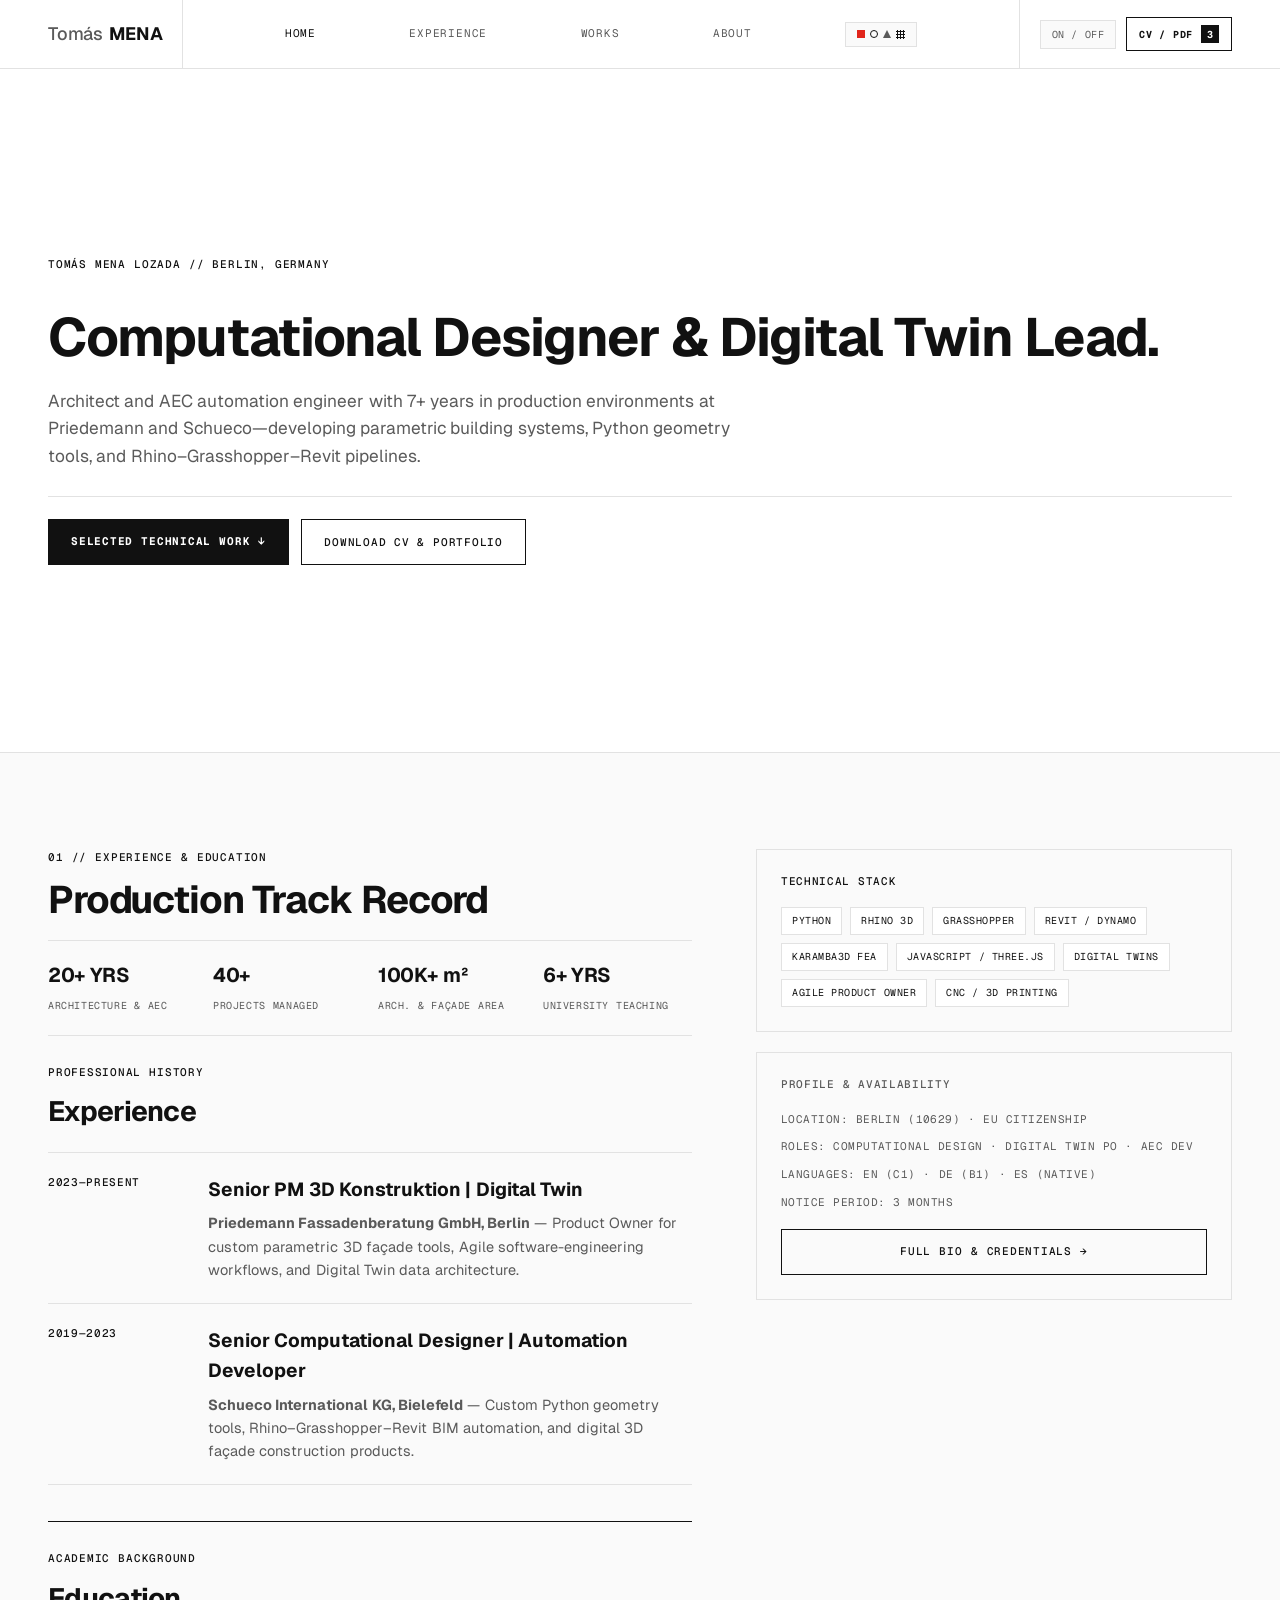
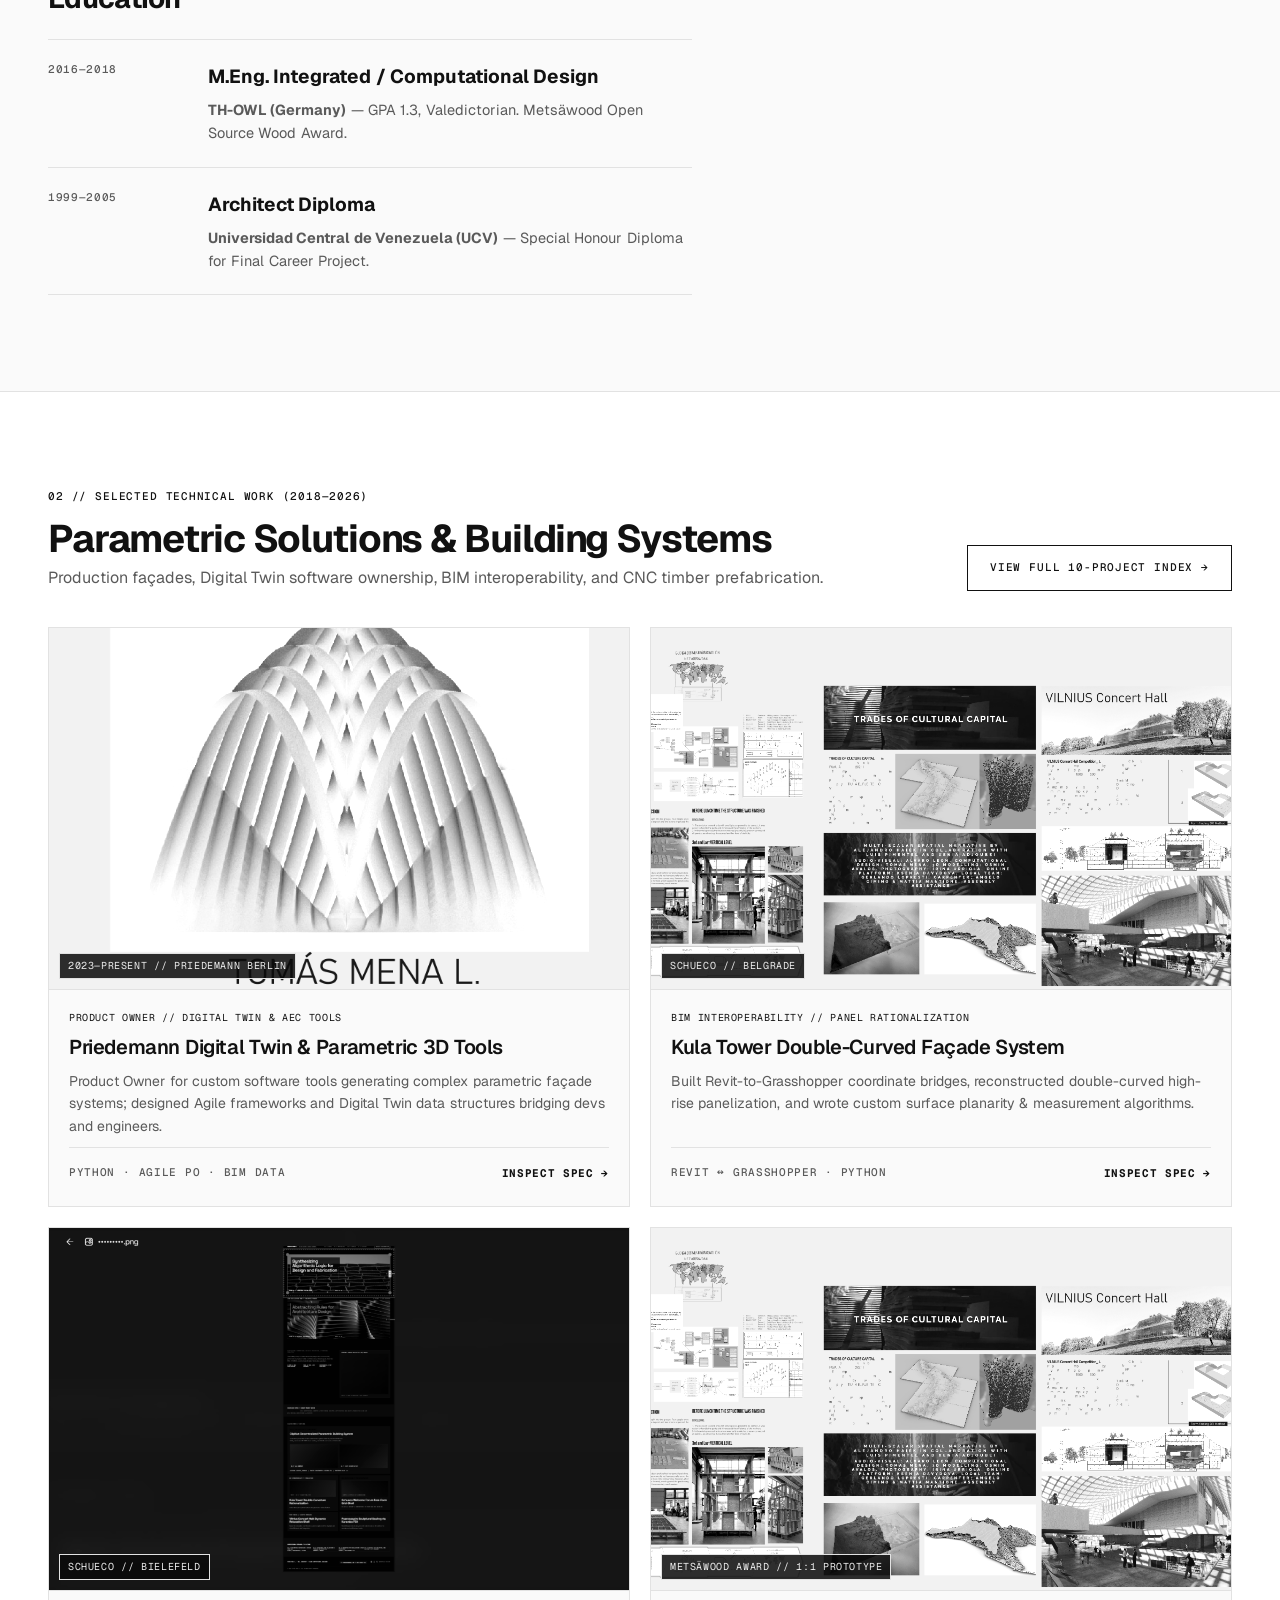
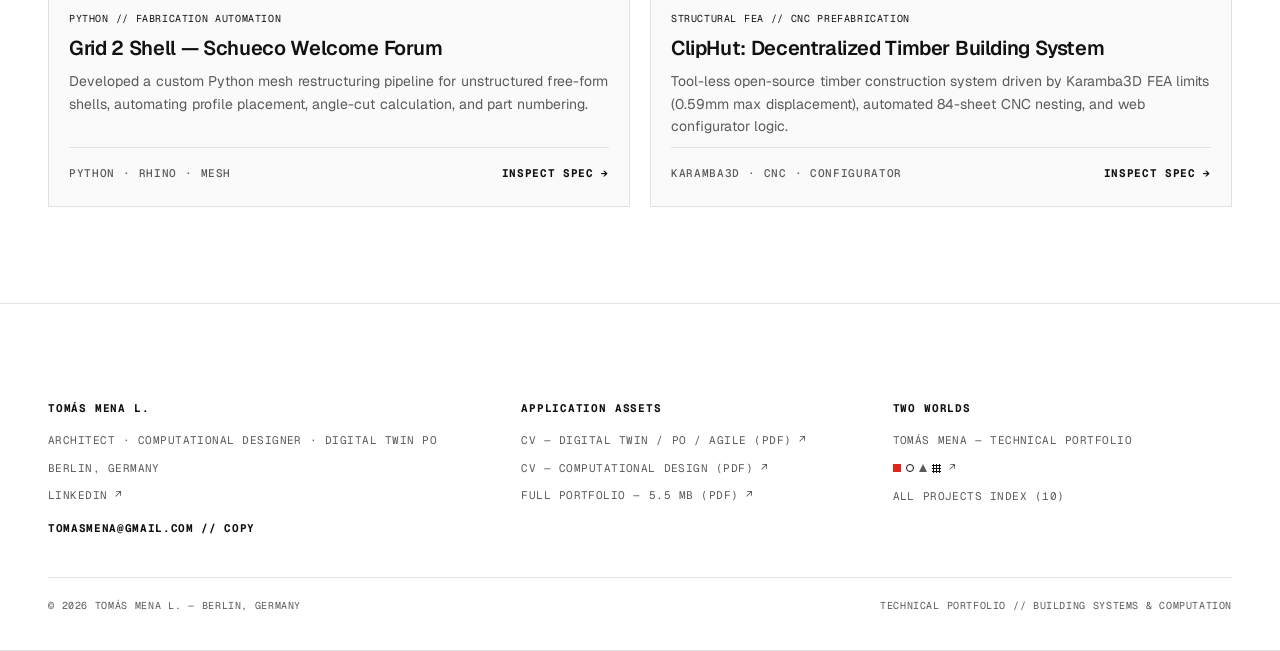
<file: index.html>
<!DOCTYPE html>
<html lang="en">
<head>
  <meta charset="UTF-8">
  <meta name="viewport" content="width=device-width, initial-scale=1.0">
  <title>Tomás Mena L. — Computational Designer &amp; Digital Twin Portfolio</title>
  <meta name="description" content="Personal technical portfolio of Tomás Mena — Architect, Computational Designer & Digital Twin Product Owner in Berlin. Parametric building systems, Rhino/Grasshopper, Python, and BIM automation.">
  <link rel="stylesheet" href="style.css">
</head>
<body>

  <!-- ====================================================================
       STICKY HEADER — Personal Technical Portfolio + Bridge to The Alt Plus
       ==================================================================== -->
  <header class="site-header">
    <div class="container header-inner">
      <div class="brand-group">
        <a href="index.html" class="wordmark" aria-label="Tomás Mena Home">
          <span class="wm-muted">Tomás</span><span class="wm-strong">MENA</span>
        </a>
      </div>

      <nav class="site-nav" id="siteNav" aria-label="Main navigation">
        <a href="index.html" class="active">HOME</a>
        <a href="#experience">EXPERIENCE</a>
        <a href="#selected-work">WORKS</a>
        <a href="about.html">ABOUT</a>
        <a href="alt-plus.html" class="nav-bridge" title="The Alt Plus — Design Research, Sound &amp; Digital Fabrication" aria-label="The Alt Plus">
          <span class="bauhaus-glyphs" aria-hidden="true">
            <i class="g-sq"></i><i class="g-ci"></i><i class="g-tr"></i><i class="g-grid"></i>
          </span>
        </a>
      </nav>

      <div class="header-actions">
        <button type="button" class="toggle-btn" id="modeToggle" title="Toggle Dark / Swiss Light Mode">ON / OFF</button>
        <button type="button" class="cv-trigger" data-open-cv aria-label="Open CV and Portfolio Downloads">
          <span>CV / PDF</span>
          <span class="cv-badge">3</span>
        </button>
        <button type="button" class="mobile-menu-btn" id="mobileMenuBtn" aria-label="Toggle navigation menu" aria-expanded="false" aria-controls="siteNav">
          <span class="burger-line"></span>
          <span class="burger-line"></span>
          <span class="burger-line"></span>
        </button>
      </div>
    </div>
  </header>

  <main>
    <!-- ====================================================================
         1. COMPACT AUTHOR HERO (Work-First, First-Person, Zero Agency Pitch)
         ==================================================================== -->
    <section class="band band--dark" id="top">
      <div class="container hero-grid">
        <div class="hero-copy">
          <p class="eyebrow">TOMÁS MENA LOZADA // BERLIN, GERMANY</p>
          <div class="hero-callout">
            <h1 class="hero-title">Computational Designer &amp; Digital Twin Lead.</h1>
          </div>
          <p class="hero-subtitle">
            Architect and AEC automation engineer with 7+ years in production environments at Priedemann and Schueco—developing parametric building systems, Python geometry tools, and Rhino–Grasshopper–Revit pipelines.
          </p>

          <div class="hero-actions">
            <a href="#selected-work" class="btn-primary">SELECTED TECHNICAL WORK ↓</a>
            <button type="button" class="btn-secondary" data-open-cv>DOWNLOAD CV &amp; PORTFOLIO</button>
          </div>
        </div>
      </div>
    </section>

    <!-- ====================================================================
         2. EXPERIENCE & CORE STACK (Production Track Record)
         ==================================================================== -->
    <section class="band band--surface" id="experience">
      <div class="container about-split">
        <div>
          <p class="eyebrow">01 // EXPERIENCE &amp; EDUCATION</p>
          <h2 class="section-title">Production Track Record</h2>

          <div class="hero-metrics" style="margin: 20px 0 28px; padding: 18px 0; border-bottom: 1px solid var(--border-hairline);">
            <div class="metric-item">
              <strong>20+ YRS</strong>
              <span>ARCHITECTURE &amp; AEC</span>
            </div>
            <div class="metric-item">
              <strong>40+</strong>
              <span>PROJECTS MANAGED</span>
            </div>
            <div class="metric-item">
              <strong>100K+ m²</strong>
              <span>ARCH. &amp; FAÇADE AREA</span>
            </div>
            <div class="metric-item">
              <strong>6+ YRS</strong>
              <span>UNIVERSITY TEACHING</span>
            </div>
          </div>

          <div style="margin-top: 28px; margin-bottom: 18px;">
            <p class="eyebrow" style="margin-bottom: 8px;">PROFESSIONAL HISTORY</p>
            <h3 style="font-family: var(--font-display); font-size: clamp(22px, 2.2vw, 28px); font-weight: 700; letter-spacing: -0.025em; margin: 0;">Experience</h3>
          </div>

          <div class="timeline-list">
            <div class="timeline-item">
              <span class="mono" style="color: var(--accent-cyan);">2023—PRESENT</span>
              <div>
                <h3>Senior PM 3D Konstruktion | Digital Twin</h3>
                <p><strong>Priedemann Fassadenberatung GmbH, Berlin</strong> — Product Owner for custom parametric 3D façade tools, Agile software-engineering workflows, and Digital Twin data architecture.</p>
              </div>
            </div>

            <div class="timeline-item">
              <span class="mono" style="color: var(--accent-orange);">2019—2023</span>
              <div>
                <h3>Senior Computational Designer | Automation Developer</h3>
                <p><strong>Schueco International KG, Bielefeld</strong> — Custom Python geometry tools, Rhino–Grasshopper–Revit BIM automation, and digital 3D façade construction products.</p>
              </div>
            </div>
          </div>

          <div style="margin-top: 36px; padding-top: 28px; border-top: 1px solid var(--border-strong);">
            <p class="eyebrow" style="margin-bottom: 8px;">ACADEMIC BACKGROUND</p>
            <h3 style="font-family: var(--font-display); font-size: clamp(22px, 2.2vw, 28px); font-weight: 700; letter-spacing: -0.025em; margin: 0 0 18px;">Education</h3>
          </div>

          <div class="timeline-list">
            <div class="timeline-item">
              <span class="mono" style="color: var(--text-muted);">2016—2018</span>
              <div>
                <h3>M.Eng. Integrated / Computational Design</h3>
                <p><strong>TH-OWL (Germany)</strong> — GPA 1.3, Valedictorian. Metsäwood Open Source Wood Award.</p>
              </div>
            </div>

            <div class="timeline-item">
              <span class="mono" style="color: var(--text-muted);">1999—2005</span>
              <div>
                <h3>Architect Diploma</h3>
                <p><strong>Universidad Central de Venezuela (UCV)</strong> — Special Honour Diploma for Final Career Project.</p>
              </div>
            </div>
          </div>
        </div>

        <aside style="display: flex; flex-direction: column; gap: 20px;">
          <div class="spec-box">
            <span class="mono" style="color: var(--accent-cyan);">TECHNICAL STACK</span>
            <div class="tag-cloud">
              <span class="tag-chip">Python</span>
              <span class="tag-chip">Rhino 3D</span>
              <span class="tag-chip">Grasshopper</span>
              <span class="tag-chip">Revit / Dynamo</span>
              <span class="tag-chip">Karamba3D FEA</span>
              <span class="tag-chip">JavaScript / Three.js</span>
              <span class="tag-chip">Digital Twins</span>
              <span class="tag-chip">Agile Product Owner</span>
              <span class="tag-chip">CNC / 3D Printing</span>
            </div>
          </div>

          <div class="spec-box">
            <span class="mono" style="color: var(--text-muted);">PROFILE &amp; AVAILABILITY</span>
            <ul class="footer-links">
              <li>LOCATION: BERLIN (10629) · EU CITIZENSHIP</li>
              <li>ROLES: COMPUTATIONAL DESIGN · DIGITAL TWIN PO · AEC DEV</li>
              <li>LANGUAGES: EN (C1) · DE (B1) · ES (NATIVE)</li>
              <li>NOTICE PERIOD: 3 MONTHS</li>
            </ul>
            <a href="about.html" class="btn-secondary" style="justify-content: center;">FULL BIO &amp; CREDENTIALS →</a>
          </div>
        </aside>
      </div>
    </section>

    <!-- ====================================================================
         3. SELECTED TECHNICAL & BUILDING SYSTEMS
         ==================================================================== -->
    <section class="band band--dark" id="selected-work">
      <div class="container">
        <div style="display: flex; flex-wrap: wrap; justify-content: space-between; align-items: flex-end; gap: 18px; margin-bottom: 36px;">
          <div>
            <p class="eyebrow">02 // SELECTED TECHNICAL WORK (2018—2026)</p>
            <h2 class="section-title" style="margin-bottom: 6px;">Parametric Solutions &amp; Building Systems</h2>
            <p class="section-lead">Production façades, Digital Twin software ownership, BIM interoperability, and CNC timber prefabrication.</p>
          </div>
          <a href="projects.html" class="btn-secondary">VIEW FULL 10-PROJECT INDEX →</a>
        </div>

        <div class="tech-grid">
          <!-- Technical Project 1 -->
          <article class="project-card">
            <div class="project-media">
              <img src="assets/project-thumb-1.jpg" alt="Priedemann Digital Twin and Custom AEC Tools">
              <span class="project-tag-overlay">2023—PRESENT // PRIEDEMANN BERLIN</span>
            </div>
            <div class="project-body">
              <span class="project-meta">PRODUCT OWNER // DIGITAL TWIN &amp; AEC TOOLS</span>
              <h3 class="project-title">Priedemann Digital Twin &amp; Parametric 3D Tools</h3>
              <p class="project-desc">Product Owner for custom software tools generating complex parametric façade systems; designed Agile frameworks and Digital Twin data structures bridging devs and engineers.</p>
              <div class="project-footer">
                <span class="mono" style="color: var(--text-muted);">PYTHON · AGILE PO · BIM DATA</span>
                <button type="button" class="inspect-btn" data-inspect="priedemann">INSPECT SPEC →</button>
              </div>
            </div>
          </article>

          <!-- Technical Project 2 -->
          <article class="project-card">
            <div class="project-media">
              <img src="assets/project-thumb-2.jpg" alt="Kula Tower Belgrade Double-Curvature Panelization">
              <span class="project-tag-overlay">SCHUECO // BELGRADE</span>
            </div>
            <div class="project-body">
              <span class="project-meta">BIM INTEROPERABILITY // PANEL RATIONALIZATION</span>
              <h3 class="project-title">Kula Tower Double-Curved Façade System</h3>
              <p class="project-desc">Built Revit-to-Grasshopper coordinate bridges, reconstructed double-curved high-rise panelization, and wrote custom surface planarity &amp; measurement algorithms.</p>
              <div class="project-footer">
                <span class="mono" style="color: var(--text-muted);">REVIT ↔ GRASSHOPPER · PYTHON</span>
                <button type="button" class="inspect-btn" data-inspect="kula">INSPECT SPEC →</button>
              </div>
            </div>
          </article>

          <!-- Technical Project 3 -->
          <article class="project-card">
            <div class="project-media">
              <img src="assets/hero/hero.png" alt="Grid 2 Shell System Schueco Welcome Forum">
              <span class="project-tag-overlay">SCHUECO // BIELEFELD</span>
            </div>
            <div class="project-body">
              <span class="project-meta">PYTHON // FABRICATION AUTOMATION</span>
              <h3 class="project-title">Grid 2 Shell — Schueco Welcome Forum</h3>
              <p class="project-desc">Developed a custom Python mesh restructuring pipeline for unstructured free-form shells, automating profile placement, angle-cut calculation, and part numbering.</p>
              <div class="project-footer">
                <span class="mono" style="color: var(--text-muted);">PYTHON · RHINO · MESH</span>
                <button type="button" class="inspect-btn" data-inspect="grid2">INSPECT SPEC →</button>
              </div>
            </div>
          </article>

          <!-- Technical Project 4 -->
          <article class="project-card">
            <div class="project-media">
              <img src="assets/project-thumb-3.jpg" alt="ClipHut Open-Source Timber Building System">
              <span class="project-tag-overlay">METSÄWOOD AWARD // 1:1 PROTOTYPE</span>
            </div>
            <div class="project-body">
              <span class="project-meta">STRUCTURAL FEA // CNC PREFABRICATION</span>
              <h3 class="project-title">ClipHut: Decentralized Timber Building System</h3>
              <p class="project-desc">Tool-less open-source timber construction system driven by Karamba3D FEA limits (0.59mm max displacement), automated 84-sheet CNC nesting, and web configurator logic.</p>
              <div class="project-footer">
                <span class="mono" style="color: var(--text-muted);">KARAMBA3D · CNC · CONFIGURATOR</span>
                <button type="button" class="inspect-btn" data-inspect="cliphut">INSPECT SPEC →</button>
              </div>
            </div>
          </article>
        </div>
      </div>
    </section>

  </main>

  <!-- ====================================================================
       PERSONAL PORTFOLIO FOOTER
       ==================================================================== -->
  <footer class="band band--dark" id="contact" style="padding-bottom: 36px;">
    <div class="container">
      <div class="footer-grid">
        <div class="footer-col">
          <h4>TOMÁS MENA L.</h4>
          <ul class="footer-links">
            <li>ARCHITECT · COMPUTATIONAL DESIGNER · DIGITAL TWIN PO</li>
            <li>BERLIN, GERMANY</li>
            <li><a href="https://www.linkedin.com/in/tomas-jos%C3%A9-mena-lozada-55197924/" target="_blank" rel="noopener">LINKEDIN ↗</a></li>
            <li><button type="button" class="inspect-btn" data-copy-email style="font-size: 11px;">TOMASMENA@GMAIL.COM // COPY</button></li>
          </ul>
        </div>

        <div class="footer-col">
          <h4>APPLICATION ASSETS</h4>
          <ul class="footer-links">
            <li><a href="assets/docs/Tomas_Mena_CV_DigitalTwin_PO.pdf" target="_blank">CV — DIGITAL TWIN / PO / AGILE (PDF) ↗</a></li>
            <li><a href="assets/docs/Tomas_Mena_CV_Computational.pdf" target="_blank">CV — COMPUTATIONAL DESIGN (PDF) ↗</a></li>
            <li><a href="assets/docs/Tomas_Mena_Portfolio.pdf" target="_blank">FULL PORTFOLIO — 5.5 MB (PDF) ↗</a></li>
          </ul>
        </div>

        <div class="footer-col">
          <h4>TWO WORLDS</h4>
          <ul class="footer-links">
            <li><a href="index.html">TOMÁS MENA — TECHNICAL PORTFOLIO</a></li>
            <li>
              <a href="alt-plus.html" title="The Alt Plus — Design Research, Sound &amp; Digital Fabrication" aria-label="The Alt Plus" style="display: inline-flex; align-items: center; gap: 8px;">
                <span class="bauhaus-glyphs" aria-hidden="true">
                  <i class="g-sq"></i><i class="g-ci"></i><i class="g-tr"></i><i class="g-grid"></i>
                </span>
                <span>↗</span>
              </a>
            </li>
            <li><a href="projects.html">ALL PROJECTS INDEX (10)</a></li>
          </ul>
        </div>
      </div>

      <div class="footer-bottom">
        <span>© 2026 TOMÁS MENA L. — BERLIN, GERMANY</span>
        <span>TECHNICAL PORTFOLIO // BUILDING SYSTEMS &amp; COMPUTATION</span>
      </div>
    </div>
  </footer>

  <!-- CV & Portfolio Asset Drawer -->
  <div class="drawer-backdrop" id="drawerBackdrop"></div>
  <aside class="cv-drawer" id="cvDrawer" aria-label="CV and Portfolio Downloads">
    <div class="drawer-head">
      <div>
        <span class="mono" style="color: var(--accent-cyan);">DIRECT ASSETS // 03 FILES</span>
        <h3 style="margin: 4px 0 0; font-family: var(--font-display);">Download Package</h3>
      </div>
      <button type="button" class="toggle-btn" id="closeCvDrawer">CLOSE [ESC]</button>
    </div>

    <a class="asset-card" href="assets/docs/Tomas_Mena_CV_DigitalTwin_PO.pdf" target="_blank">
      <span class="mono" style="color: var(--accent-orange);">01 // TECHNICAL &amp; PRODUCT OWNER</span>
      <strong>CV — Digital Twin, PO &amp; AEC Dev</strong>
      <span>Updated Nov 2026 · Digital Twin Lead, Product Owner, and Software Automation.</span>
    </a>

    <a class="asset-card" href="assets/docs/Tomas_Mena_CV_Computational.pdf" target="_blank">
      <span class="mono" style="color: var(--accent-cyan);">02 // COMPUTATIONAL &amp; PARAMETRIC</span>
      <strong>CV — Computational Design &amp; BIM</strong>
      <span>Updated Jun 2026 · Computational Design, Geometry Specialist, and Research.</span>
    </a>

    <a class="asset-card" href="assets/docs/Tomas_Mena_Portfolio.pdf" target="_blank">
      <span class="mono" style="color: var(--text-muted);">03 // SELECTED WORKS PDF (5.5 MB)</span>
      <strong>Full Computational Portfolio</strong>
      <span>10-page visual dossier covering façades, FEA, automation, fabrication, and exhibitions.</span>
    </a>

    <div style="margin-top: auto; padding-top: 16px; border-top: 1px solid var(--border-hairline);">
      <button type="button" class="btn-primary" style="width: 100%; justify-content: center;" data-copy-email>COPY TOMASMENA@GMAIL.COM</button>
    </div>
  </aside>

  <!-- Project Spec Modal -->
  <div class="modal-backdrop" id="modalBackdrop"></div>
  <div class="spec-modal" id="specModal" role="dialog" aria-modal="true" aria-labelledby="specModalTitle">
    <div class="modal-header">
      <span class="mono" data-spec-eyebrow style="color: var(--accent-cyan);">SYSTEM SPEC</span>
      <button type="button" class="toggle-btn" id="closeSpecModal">CLOSE [ESC]</button>
    </div>
    <div class="modal-body">
      <div>
        <h2 id="specModalTitle" data-spec-title style="font-family: var(--font-display); font-size: clamp(24px, 3vw, 34px); margin: 0 0 8px; letter-spacing: -0.025em;"></h2>
        <p class="mono" data-spec-meta style="color: var(--text-muted); margin: 0;"></p>
      </div>
      <p data-spec-thesis style="margin: 0; font-size: 16.5px; color: var(--text-primary); border-left: 2px solid var(--accent-orange); padding-left: 16px;"></p>
      <div class="spec-grid">
        <div class="spec-step"><h4>01 // PROBLEM</h4><p data-spec-problem></p></div>
        <div class="spec-step"><h4>02 // COMPUTATIONAL SYSTEM</h4><p data-spec-system></p></div>
        <div class="spec-step"><h4>03 // MEASURABLE OUTPUT</h4><p data-spec-output></p></div>
      </div>
      <div>
        <span class="mono" style="display: block; margin-bottom: 10px; color: var(--text-muted);">TECHNICAL STACK</span>
        <div class="tag-cloud" data-spec-stack></div>
      </div>
      <div style="display: flex; flex-wrap: wrap; gap: 12px; padding-top: 8px;">
        <a href="assets/docs/Tomas_Mena_Portfolio.pdf" target="_blank" class="btn-primary">OPEN FULL PORTFOLIO PDF ↗</a>
        <a href="mailto:tomasmena@gmail.com?subject=Technical%20Portfolio%20Inquiry" class="btn-secondary">DISCUSS THIS SYSTEM</a>
      </div>
    </div>
  </div>

  <button type="button" class="back-to-top" id="backToTop" aria-label="Back to top">↑</button>
  <script src="script.js"></script>
</body>
</html>
</file>
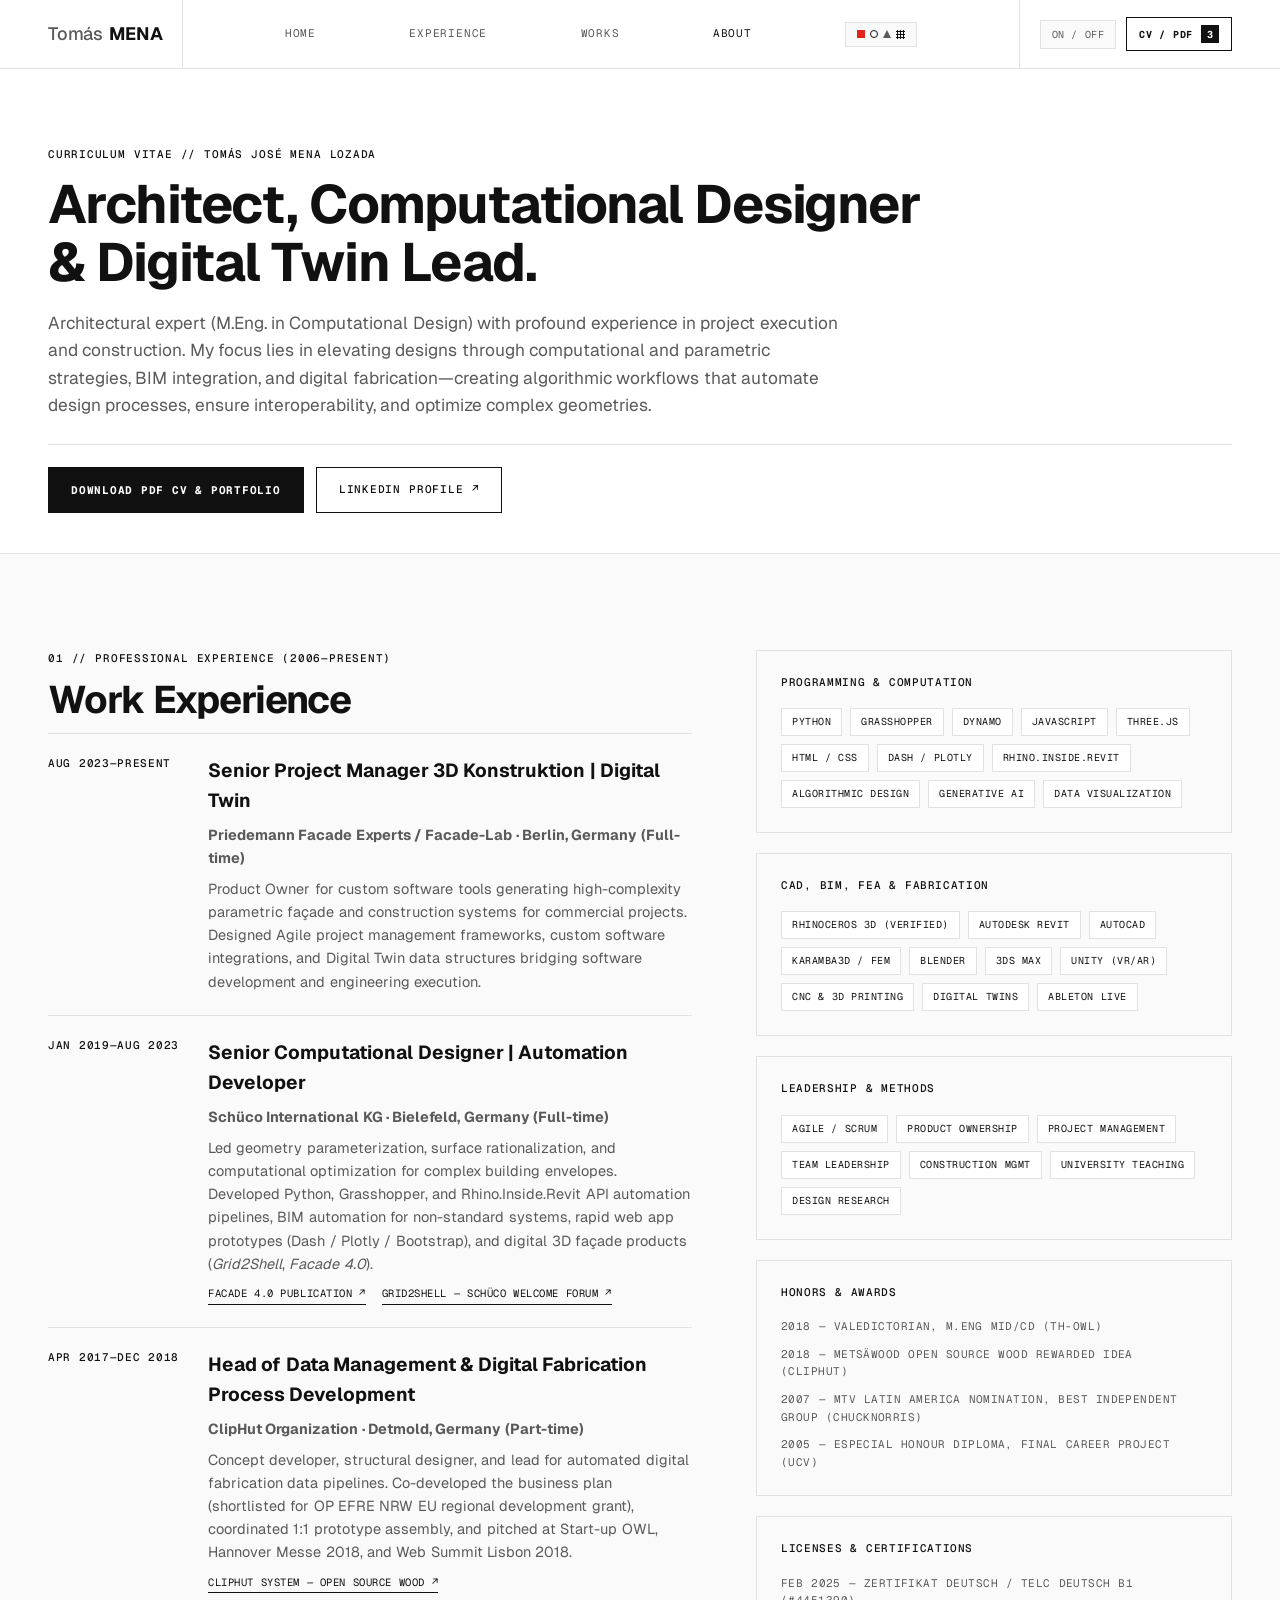
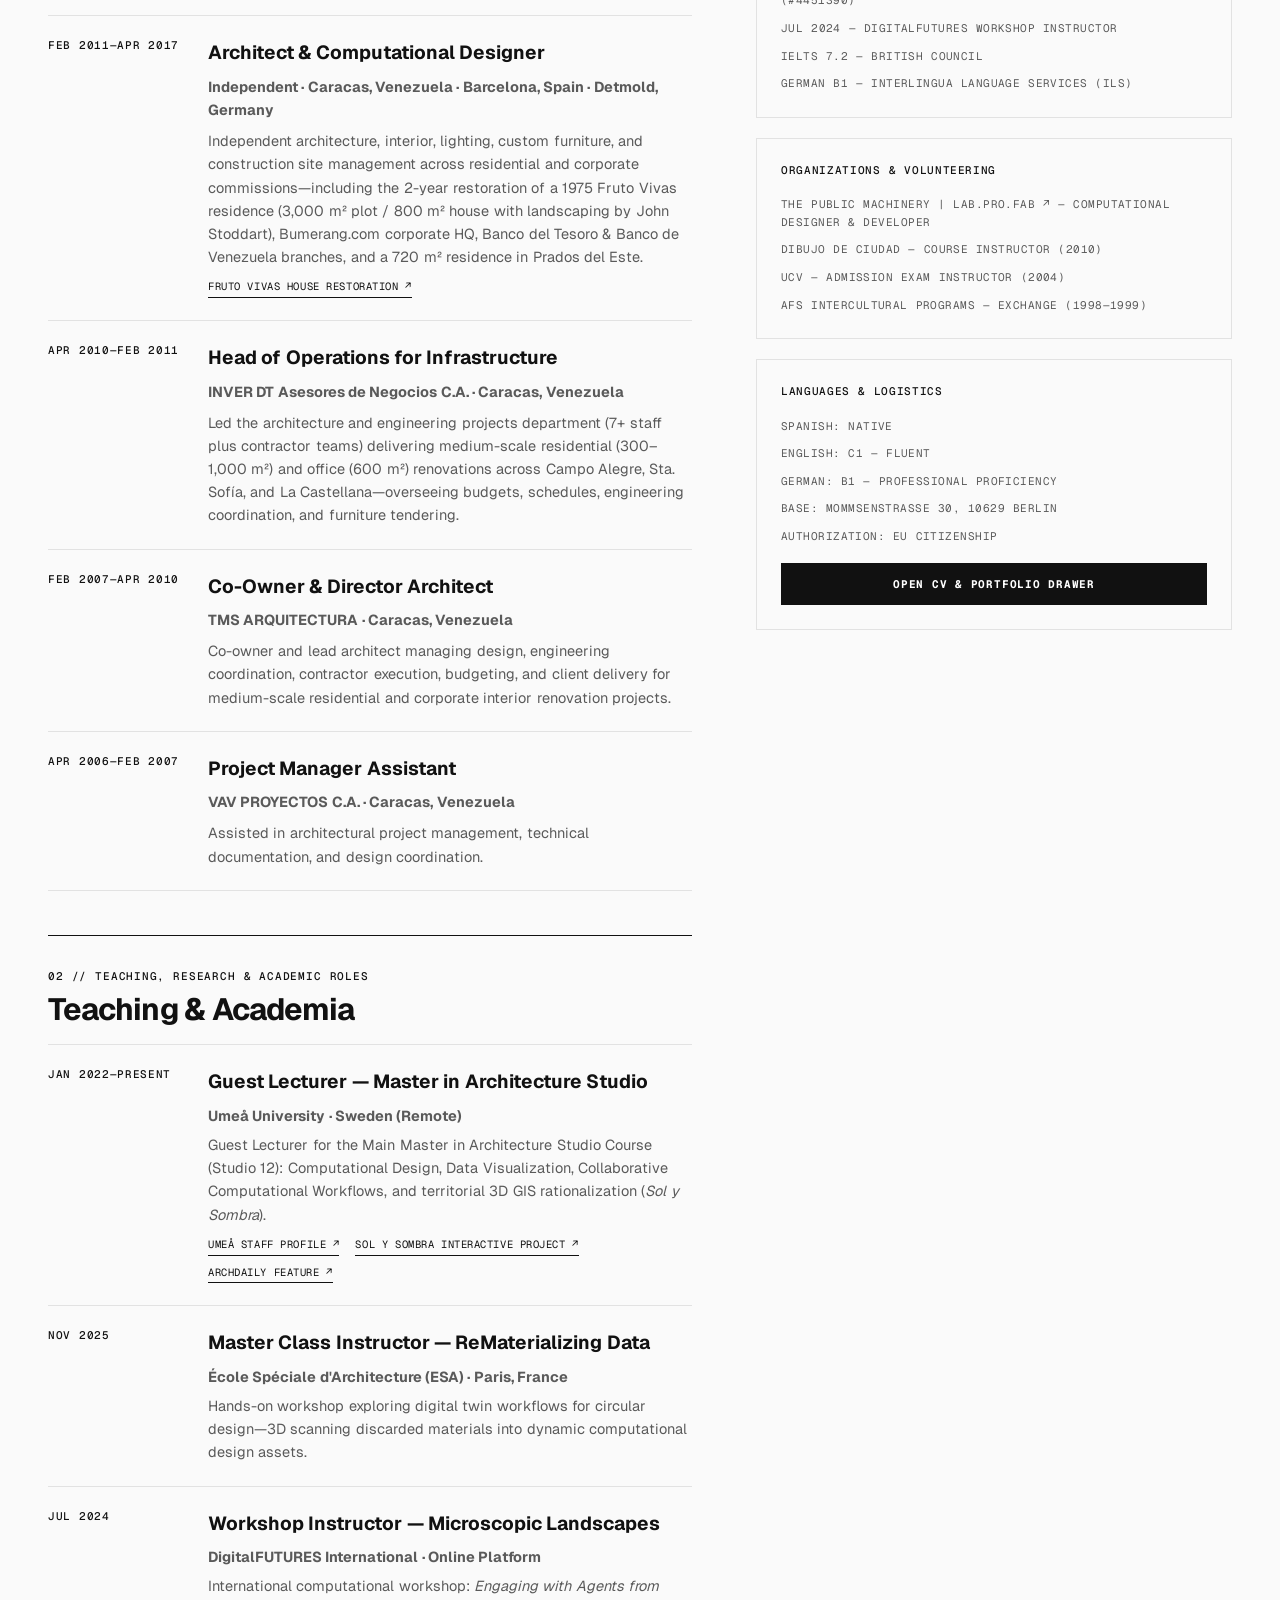
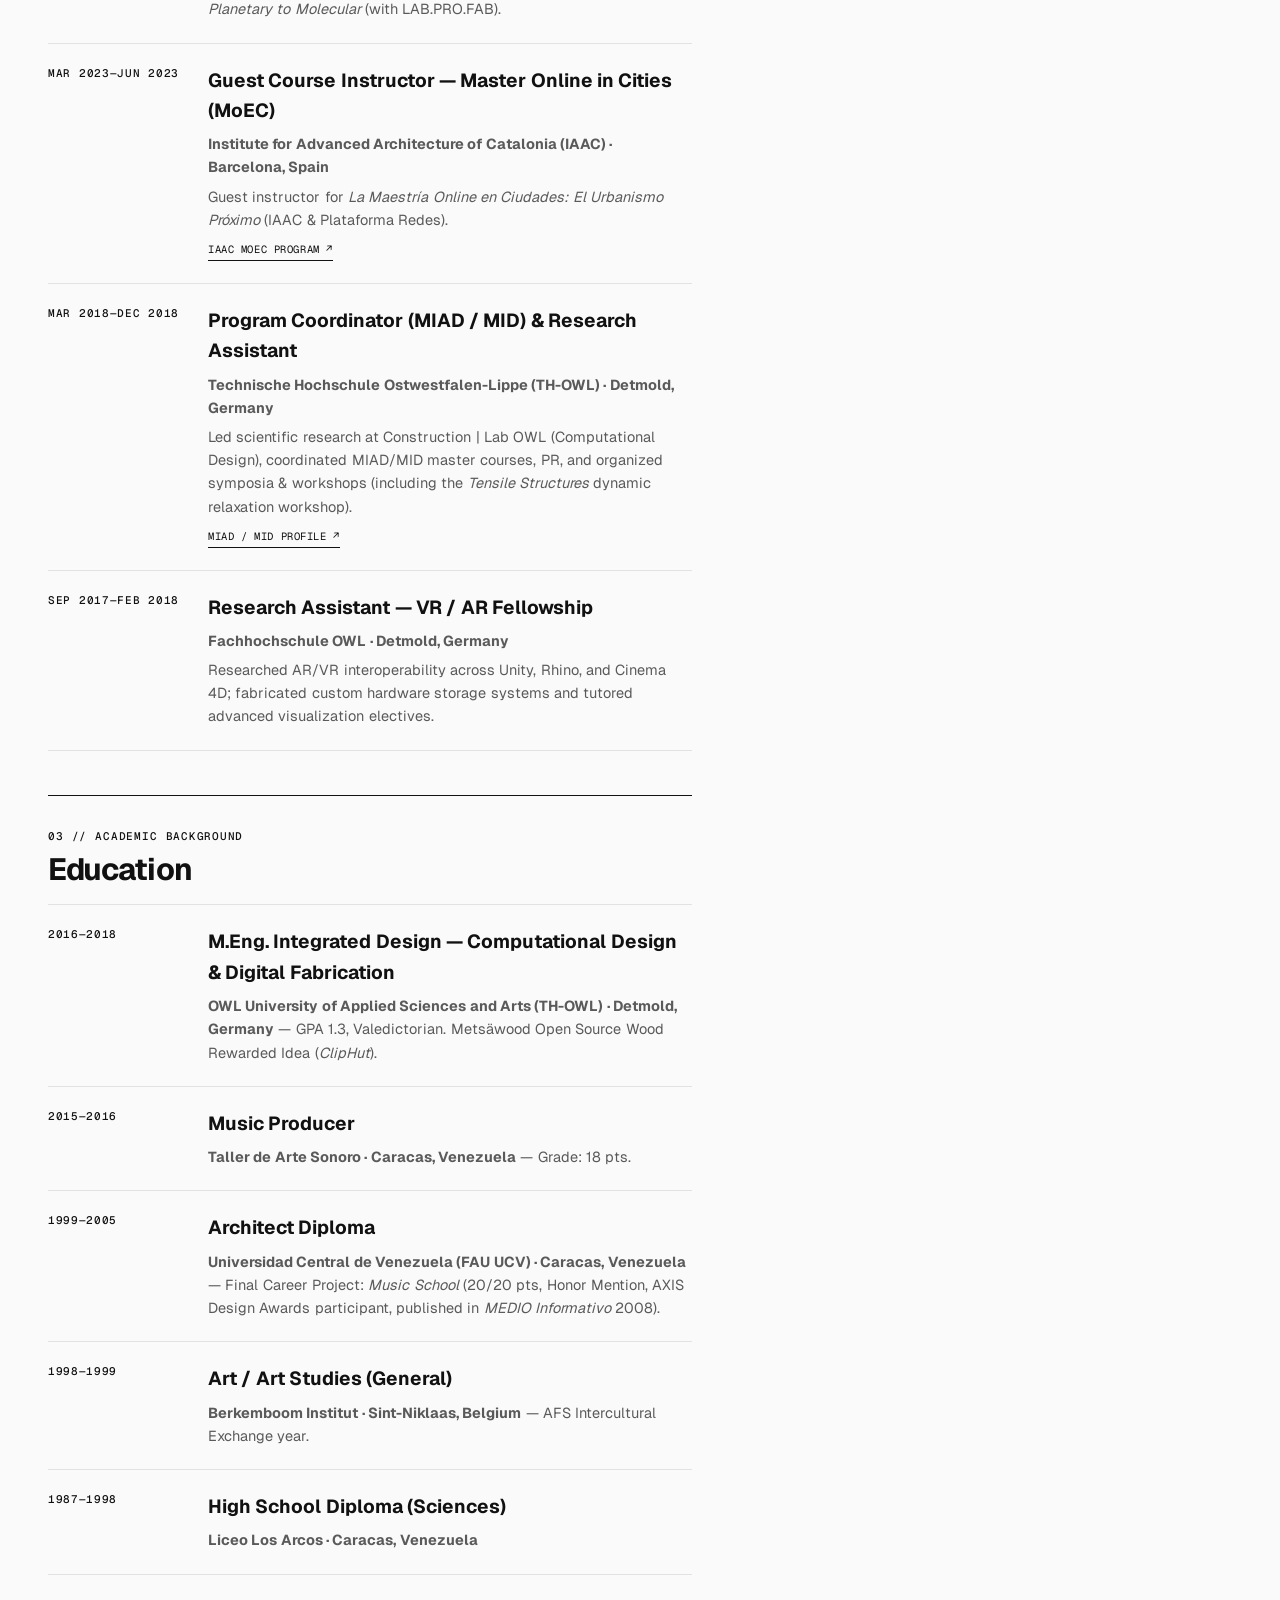
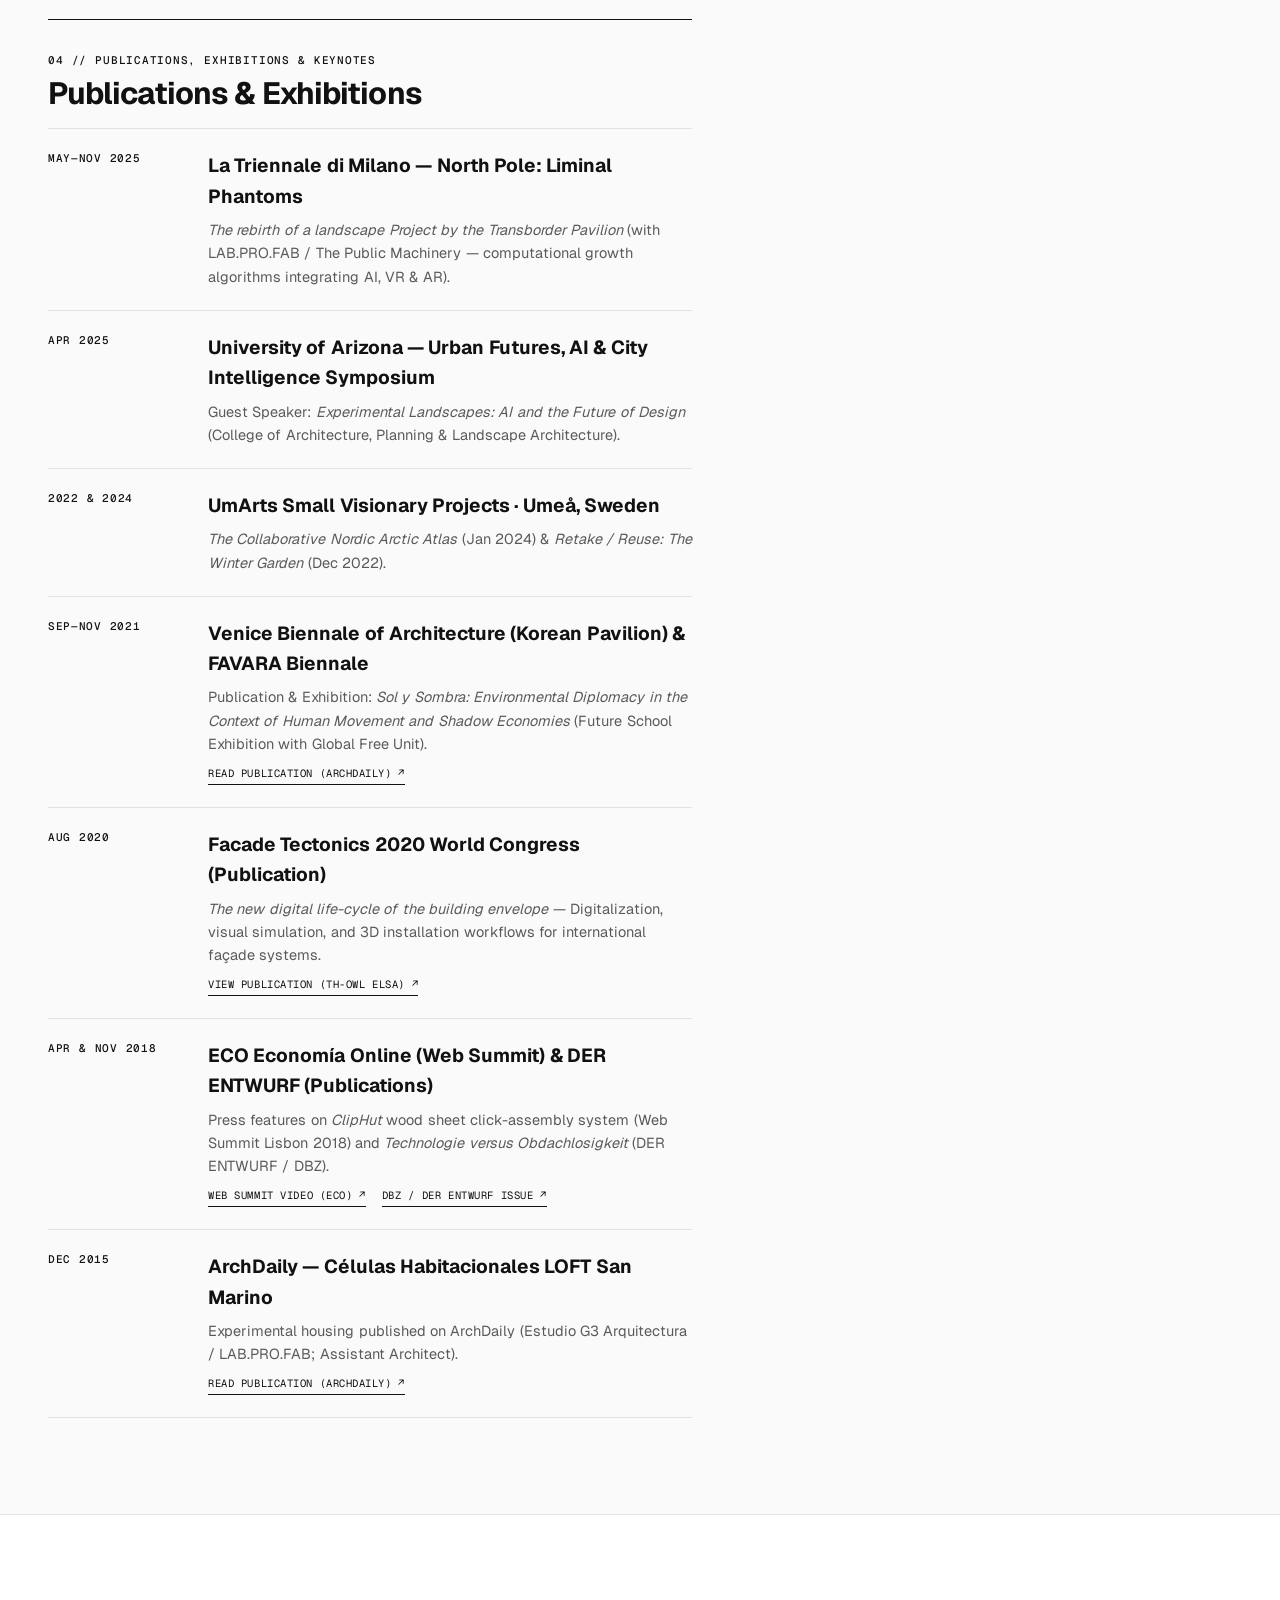
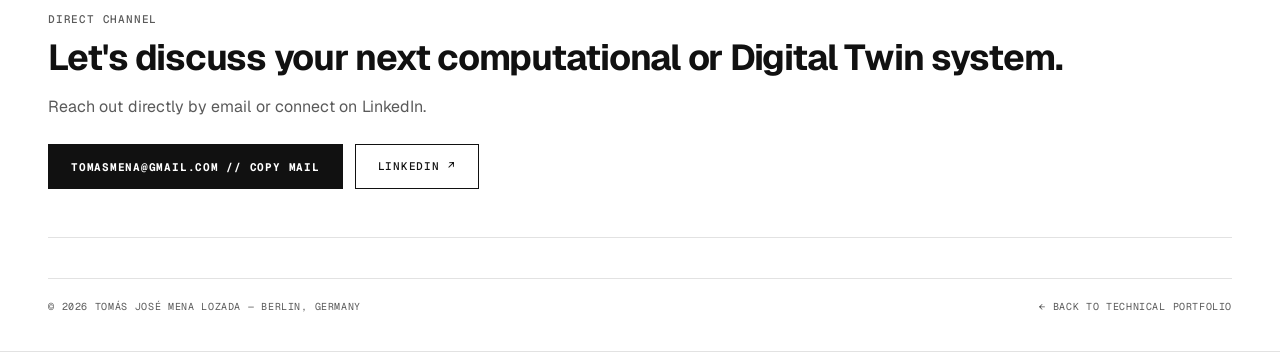
<file: about.html>
<!DOCTYPE html>
<html lang="en">
<head>
  <meta charset="UTF-8">
  <meta name="viewport" content="width=device-width, initial-scale=1.0">
  <title>About &amp; Full CV — Tomás José Mena Lozada</title>
  <meta name="description" content="Complete CV of Tomás José Mena Lozada — Architect, Computational Designer, Digital Twin Product Owner, and Guest Lecturer based in Berlin.">
  <link rel="stylesheet" href="style.css">
</head>
<body>

  <header class="site-header">
    <div class="container header-inner">
      <div class="brand-group">
        <a href="index.html" class="wordmark">
          <span class="wm-muted">Tomás</span><span class="wm-strong">MENA</span>
        </a>
      </div>

      <nav class="site-nav" id="siteNav" aria-label="Main navigation">
        <a href="index.html">HOME</a>
        <a href="index.html#experience">EXPERIENCE</a>
        <a href="index.html#selected-work">WORKS</a>
        <a href="about.html" class="active">ABOUT</a>
        <a href="alt-plus.html" class="nav-bridge" title="The Alt Plus — Design Research, Sound &amp; Digital Fabrication" aria-label="The Alt Plus">
          <span class="bauhaus-glyphs" aria-hidden="true">
            <i class="g-sq"></i><i class="g-ci"></i><i class="g-tr"></i><i class="g-grid"></i>
          </span>
        </a>
      </nav>

      <div class="header-actions">
        <button type="button" class="toggle-btn" id="modeToggle">ON / OFF</button>
        <button type="button" class="cv-trigger" data-open-cv>
          <span>CV / PDF</span>
          <span class="cv-badge">3</span>
        </button>
        <button type="button" class="mobile-menu-btn" id="mobileMenuBtn" aria-label="Toggle navigation menu" aria-expanded="false" aria-controls="siteNav">
          <span class="burger-line"></span>
          <span class="burger-line"></span>
          <span class="burger-line"></span>
        </button>
      </div>
    </div>
  </header>

  <main>
    <!-- CV Header & Summary -->
    <section class="page-hero band--dark">
      <div class="container">
        <p class="eyebrow">CURRICULUM VITAE // TOMÁS JOSÉ MENA LOZADA</p>
        <h1 class="hero-title" style="max-width: 24ch;">
          Architect, Computational Designer &amp; Digital Twin Lead.
        </h1>
        <p class="hero-subtitle" style="margin-top: 18px; max-width: 72ch;">
          Architectural expert (M.Eng. in Computational Design) with profound experience in project execution and construction. My focus lies in elevating designs through computational and parametric strategies, BIM integration, and digital fabrication—creating algorithmic workflows that automate design processes, ensure interoperability, and optimize complex geometries.
        </p>
        <div class="hero-actions" style="margin-top: 24px;">
          <button type="button" class="btn-primary" data-open-cv>DOWNLOAD PDF CV &amp; PORTFOLIO</button>
          <a href="https://www.linkedin.com/in/tomas-jos%C3%A9-mena-lozada-55197924/" target="_blank" rel="noopener" class="btn-secondary">LINKEDIN PROFILE ↗</a>
        </div>
      </div>
    </section>

    <!-- Full CV Body -->
    <section class="band band--surface">
      <div class="container about-split">
        <!-- LEFT MAIN COLUMN: Experience, Teaching, Education, Publications & Exhibitions -->
        <div>
          <!-- 01 // PROFESSIONAL EXPERIENCE -->
          <p class="eyebrow">01 // PROFESSIONAL EXPERIENCE (2006—PRESENT)</p>
          <h2 class="section-title">Work Experience</h2>

          <div class="timeline-list">
            <div class="timeline-item">
              <span class="mono">AUG 2023—PRESENT</span>
              <div>
                <h3>Senior Project Manager 3D Konstruktion | Digital Twin</h3>
                <p><strong>Priedemann Facade Experts / Facade-Lab · Berlin, Germany (Full-time)</strong></p>
                <p style="margin-top: 8px;">Product Owner for custom software tools generating high-complexity parametric façade and construction systems for commercial projects. Designed Agile project management frameworks, custom software integrations, and Digital Twin data structures bridging software development and engineering execution.</p>
              </div>
            </div>

            <div class="timeline-item">
              <span class="mono">JAN 2019—AUG 2023</span>
              <div>
                <h3>Senior Computational Designer | Automation Developer</h3>
                <p><strong>Schüco International KG · Bielefeld, Germany (Full-time)</strong></p>
                <p style="margin-top: 8px;">Led geometry parameterization, surface rationalization, and computational optimization for complex building envelopes. Developed Python, Grasshopper, and Rhino.Inside.Revit API automation pipelines, BIM automation for non-standard systems, rapid web app prototypes (Dash / Plotly / Bootstrap), and digital 3D façade products (<em>Grid2Shell</em>, <em>Facade 4.0</em>).</p>
                <div class="cv-links">
                  <a href="https://www.th-owl.de/elsa/record/5848" target="_blank" rel="noopener">Facade 4.0 Publication ↗</a>
                  <a href="https://www.linkedin.com/feed/update/urn:li:activity:6945658756332453888/" target="_blank" rel="noopener">Grid2Shell — Schüco Welcome Forum ↗</a>
                </div>
              </div>
            </div>

            <div class="timeline-item">
              <span class="mono">APR 2017—DEC 2018</span>
              <div>
                <h3>Head of Data Management &amp; Digital Fabrication Process Development</h3>
                <p><strong>ClipHut Organization · Detmold, Germany (Part-time)</strong></p>
                <p style="margin-top: 8px;">Concept developer, structural designer, and lead for automated digital fabrication data pipelines. Co-developed the business plan (shortlisted for OP EFRE NRW EU regional development grant), coordinated 1:1 prototype assembly, and pitched at Start-up OWL, Hannover Messe 2018, and Web Summit Lisbon 2018.</p>
                <div class="cv-links">
                  <a href="https://opensourcewood.com/Pages/Idea.aspx?i=28" target="_blank" rel="noopener">ClipHut System — Open Source Wood ↗</a>
                </div>
              </div>
            </div>

            <div class="timeline-item">
              <span class="mono">FEB 2011—APR 2017</span>
              <div>
                <h3>Architect &amp; Computational Designer</h3>
                <p><strong>Independent · Caracas, Venezuela · Barcelona, Spain · Detmold, Germany</strong></p>
                <p style="margin-top: 8px;">Independent architecture, interior, lighting, custom furniture, and construction site management across residential and corporate commissions—including the 2-year restoration of a 1975 Fruto Vivas residence (3,000 m² plot / 800 m² house with landscaping by John Stoddart), Bumerang.com corporate HQ, Banco del Tesoro &amp; Banco de Venezuela branches, and a 720 m² residence in Prados del Este.</p>
                <div class="cv-links">
                  <a href="https://tomasmenalozada.wordpress.com/portfolio/house-restoration-and-landscape-project/" target="_blank" rel="noopener">Fruto Vivas House Restoration ↗</a>
                </div>
              </div>
            </div>

            <div class="timeline-item">
              <span class="mono">APR 2010—FEB 2011</span>
              <div>
                <h3>Head of Operations for Infrastructure</h3>
                <p><strong>INVER DT Asesores de Negocios C.A. · Caracas, Venezuela</strong></p>
                <p style="margin-top: 8px;">Led the architecture and engineering projects department (7+ staff plus contractor teams) delivering medium-scale residential (300–1,000 m²) and office (600 m²) renovations across Campo Alegre, Sta. Sofía, and La Castellana—overseeing budgets, schedules, engineering coordination, and furniture tendering.</p>
              </div>
            </div>

            <div class="timeline-item">
              <span class="mono">FEB 2007—APR 2010</span>
              <div>
                <h3>Co-Owner &amp; Director Architect</h3>
                <p><strong>TMS ARQUITECTURA · Caracas, Venezuela</strong></p>
                <p style="margin-top: 8px;">Co-owner and lead architect managing design, engineering coordination, contractor execution, budgeting, and client delivery for medium-scale residential and corporate interior renovation projects.</p>
              </div>
            </div>

            <div class="timeline-item">
              <span class="mono">APR 2006—FEB 2007</span>
              <div>
                <h3>Project Manager Assistant</h3>
                <p><strong>VAV PROYECTOS C.A. · Caracas, Venezuela</strong></p>
                <p style="margin-top: 8px;">Assisted in architectural project management, technical documentation, and design coordination.</p>
              </div>
            </div>
          </div>

          <!-- 02 // TEACHING & ACADEMIC ROLES -->
          <div style="margin-top: 44px; padding-top: 32px; border-top: 1px solid var(--border-strong);">
            <p class="eyebrow" style="margin-bottom: 8px;">02 // TEACHING, RESEARCH &amp; ACADEMIC ROLES</p>
            <h2 class="section-title" style="font-size: clamp(24px, 2.4vw, 32px); margin-bottom: 18px;">Teaching &amp; Academia</h2>
          </div>

          <div class="timeline-list">
            <div class="timeline-item">
              <span class="mono">JAN 2022—PRESENT</span>
              <div>
                <h3>Guest Lecturer — Master in Architecture Studio</h3>
                <p><strong>Umeå University · Sweden (Remote)</strong></p>
                <p style="margin-top: 6px;">Guest Lecturer for the Main Master in Architecture Studio Course (Studio 12): Computational Design, Data Visualization, Collaborative Computational Workflows, and territorial 3D GIS rationalization (<em>Sol y Sombra</em>).</p>
                <div class="cv-links">
                  <a href="https://www.umu.se/en/staff/tomas-mena/" target="_blank" rel="noopener">Umeå Staff Profile ↗</a>
                  <a href="https://solysombra.tilda.ws/" target="_blank" rel="noopener">Sol y Sombra Interactive Project ↗</a>
                  <a href="https://www.archdaily.com/967881/sol-y-sombra-orinoco-ecologies-workshop-and-symposium" target="_blank" rel="noopener">ArchDaily Feature ↗</a>
                </div>
              </div>
            </div>

            <div class="timeline-item">
              <span class="mono">NOV 2025</span>
              <div>
                <h3>Master Class Instructor — ReMaterializing Data</h3>
                <p><strong>École Spéciale d'Architecture (ESA) · Paris, France</strong></p>
                <p style="margin-top: 6px;">Hands-on workshop exploring digital twin workflows for circular design—3D scanning discarded materials into dynamic computational design assets.</p>
              </div>
            </div>

            <div class="timeline-item">
              <span class="mono">JUL 2024</span>
              <div>
                <h3>Workshop Instructor — Microscopic Landscapes</h3>
                <p><strong>DigitalFUTURES International · Online Platform</strong></p>
                <p style="margin-top: 6px;">International computational workshop: <em>Engaging with Agents from Planetary to Molecular</em> (with LAB.PRO.FAB).</p>
              </div>
            </div>

            <div class="timeline-item">
              <span class="mono">MAR 2023—JUN 2023</span>
              <div>
                <h3>Guest Course Instructor — Master Online in Cities (MoEC)</h3>
                <p><strong>Institute for Advanced Architecture of Catalonia (IAAC) · Barcelona, Spain</strong></p>
                <p style="margin-top: 6px;">Guest instructor for <em>La Maestría Online en Ciudades: El Urbanismo Próximo</em> (IAAC &amp; Plataforma Redes).</p>
                <div class="cv-links">
                  <a href="https://iaac.net/es-moec-urbanismo-proximo/" target="_blank" rel="noopener">IAAC MoEC Program ↗</a>
                </div>
              </div>
            </div>

            <div class="timeline-item">
              <span class="mono">MAR 2018—DEC 2018</span>
              <div>
                <h3>Program Coordinator (MIAD / MID) &amp; Research Assistant</h3>
                <p><strong>Technische Hochschule Ostwestfalen-Lippe (TH-OWL) · Detmold, Germany</strong></p>
                <p style="margin-top: 6px;">Led scientific research at Construction | Lab OWL (Computational Design), coordinated MIAD/MID master courses, PR, and organized symposia &amp; workshops (including the <em>Tensile Structures</em> dynamic relaxation workshop).</p>
                <div class="cv-links">
                  <a href="https://www.m-i-a-d.de/project/tomas-mena/" target="_blank" rel="noopener">MIAD / MID Profile ↗</a>
                </div>
              </div>
            </div>

            <div class="timeline-item">
              <span class="mono">SEP 2017—FEB 2018</span>
              <div>
                <h3>Research Assistant — VR / AR Fellowship</h3>
                <p><strong>Fachhochschule OWL · Detmold, Germany</strong></p>
                <p style="margin-top: 6px;">Researched AR/VR interoperability across Unity, Rhino, and Cinema 4D; fabricated custom hardware storage systems and tutored advanced visualization electives.</p>
              </div>
            </div>
          </div>

          <!-- 03 // EDUCATION -->
          <div style="margin-top: 44px; padding-top: 32px; border-top: 1px solid var(--border-strong);">
            <p class="eyebrow" style="margin-bottom: 8px;">03 // ACADEMIC BACKGROUND</p>
            <h2 class="section-title" style="font-size: clamp(24px, 2.4vw, 32px); margin-bottom: 18px;">Education</h2>
          </div>

          <div class="timeline-list">
            <div class="timeline-item">
              <span class="mono">2016—2018</span>
              <div>
                <h3>M.Eng. Integrated Design — Computational Design &amp; Digital Fabrication</h3>
                <p><strong>OWL University of Applied Sciences and Arts (TH-OWL) · Detmold, Germany</strong> — GPA 1.3, Valedictorian. Metsäwood Open Source Wood Rewarded Idea (<em>ClipHut</em>).</p>
              </div>
            </div>

            <div class="timeline-item">
              <span class="mono">2015—2016</span>
              <div>
                <h3>Music Producer</h3>
                <p><strong>Taller de Arte Sonoro · Caracas, Venezuela</strong> — Grade: 18 pts.</p>
              </div>
            </div>

            <div class="timeline-item">
              <span class="mono">1999—2005</span>
              <div>
                <h3>Architect Diploma</h3>
                <p><strong>Universidad Central de Venezuela (FAU UCV) · Caracas, Venezuela</strong> — Final Career Project: <em>Music School</em> (20/20 pts, Honor Mention, AXIS Design Awards participant, published in <em>MEDIO Informativo</em> 2008).</p>
              </div>
            </div>

            <div class="timeline-item">
              <span class="mono">1998—1999</span>
              <div>
                <h3>Art / Art Studies (General)</h3>
                <p><strong>Berkemboom Institut · Sint-Niklaas, Belgium</strong> — AFS Intercultural Exchange year.</p>
              </div>
            </div>

            <div class="timeline-item">
              <span class="mono">1987—1998</span>
              <div>
                <h3>High School Diploma (Sciences)</h3>
                <p><strong>Liceo Los Arcos · Caracas, Venezuela</strong></p>
              </div>
            </div>
          </div>

          <!-- 04 // PUBLICATIONS, EXHIBITIONS & LECTURES -->
          <div style="margin-top: 44px; padding-top: 32px; border-top: 1px solid var(--border-strong);">
            <p class="eyebrow" style="margin-bottom: 8px;">04 // PUBLICATIONS, EXHIBITIONS &amp; KEYNOTES</p>
            <h2 class="section-title" style="font-size: clamp(24px, 2.4vw, 32px); margin-bottom: 18px;">Publications &amp; Exhibitions</h2>
          </div>

          <div class="timeline-list">
            <div class="timeline-item">
              <span class="mono">MAY—NOV 2025</span>
              <div>
                <h3>La Triennale di Milano — North Pole: Liminal Phantoms</h3>
                <p><em>The rebirth of a landscape Project by the Transborder Pavilion</em> (with LAB.PRO.FAB / The Public Machinery — computational growth algorithms integrating AI, VR &amp; AR).</p>
              </div>
            </div>

            <div class="timeline-item">
              <span class="mono">APR 2025</span>
              <div>
                <h3>University of Arizona — Urban Futures, AI &amp; City Intelligence Symposium</h3>
                <p>Guest Speaker: <em>Experimental Landscapes: AI and the Future of Design</em> (College of Architecture, Planning &amp; Landscape Architecture).</p>
              </div>
            </div>

            <div class="timeline-item">
              <span class="mono">2022 &amp; 2024</span>
              <div>
                <h3>UmArts Small Visionary Projects · Umeå, Sweden</h3>
                <p><em>The Collaborative Nordic Arctic Atlas</em> (Jan 2024) &amp; <em>Retake / Reuse: The Winter Garden</em> (Dec 2022).</p>
              </div>
            </div>

            <div class="timeline-item">
              <span class="mono">SEP—NOV 2021</span>
              <div>
                <h3>Venice Biennale of Architecture (Korean Pavilion) &amp; FAVARA Biennale</h3>
                <p>Publication &amp; Exhibition: <em>Sol y Sombra: Environmental Diplomacy in the Context of Human Movement and Shadow Economies</em> (Future School Exhibition with Global Free Unit).</p>
                <div class="cv-links">
                  <a href="https://www.archdaily.com/967881/sol-y-sombra-orinoco-ecologies-workshop-and-symposium" target="_blank" rel="noopener">Read Publication (ArchDaily) ↗</a>
                </div>
              </div>
            </div>

            <div class="timeline-item">
              <span class="mono">AUG 2020</span>
              <div>
                <h3>Facade Tectonics 2020 World Congress (Publication)</h3>
                <p><em>The new digital life-cycle of the building envelope</em> — Digitalization, visual simulation, and 3D installation workflows for international façade systems.</p>
                <div class="cv-links">
                  <a href="https://www.th-owl.de/elsa/record/5848" target="_blank" rel="noopener">View Publication (TH-OWL ELSA) ↗</a>
                </div>
              </div>
            </div>

            <div class="timeline-item">
              <span class="mono">APR &amp; NOV 2018</span>
              <div>
                <h3>ECO Economía Online (Web Summit) &amp; DER ENTWURF (Publications)</h3>
                <p>Press features on <em>ClipHut</em> wood sheet click-assembly system (Web Summit Lisbon 2018) and <em>Technologie versus Obdachlosigkeit</em> (DER ENTWURF / DBZ).</p>
                <div class="cv-links">
                  <a href="https://www.youtube.com/watch?v=5zLPjZX90Uk" target="_blank" rel="noopener">Web Summit Video (ECO) ↗</a>
                  <a href="https://www.dbz.de/ausgaben/dbz_2018-04_3142812.html" target="_blank" rel="noopener">DBZ / DER ENTWURF Issue ↗</a>
                </div>
              </div>
            </div>

            <div class="timeline-item">
              <span class="mono">DEC 2015</span>
              <div>
                <h3>ArchDaily — Células Habitacionales LOFT San Marino</h3>
                <p>Experimental housing published on ArchDaily (Estudio G3 Arquitectura / LAB.PRO.FAB; Assistant Architect).</p>
                <div class="cv-links">
                  <a href="https://www.archdaily.cl/cl/02-50983/abstract-loft-san-marino-lab-pro-fab" target="_blank" rel="noopener">Read Publication (ArchDaily) ↗</a>
                </div>
              </div>
            </div>
          </div>
        </div>

        <!-- RIGHT SIDEBAR: Skills, Awards, Certifications, Orgs & Logistics -->
        <aside style="display: flex; flex-direction: column; gap: 20px;">
          <div class="spec-box">
            <span class="mono">PROGRAMMING &amp; COMPUTATION</span>
            <div class="tag-cloud">
              <span class="tag-chip">Python</span>
              <span class="tag-chip">Grasshopper</span>
              <span class="tag-chip">Dynamo</span>
              <span class="tag-chip">JavaScript</span>
              <span class="tag-chip">Three.js</span>
              <span class="tag-chip">HTML / CSS</span>
              <span class="tag-chip">Dash / Plotly</span>
              <span class="tag-chip">Rhino.Inside.Revit</span>
              <span class="tag-chip">Algorithmic Design</span>
              <span class="tag-chip">Generative AI</span>
              <span class="tag-chip">Data Visualization</span>
            </div>
          </div>

          <div class="spec-box">
            <span class="mono">CAD, BIM, FEA &amp; FABRICATION</span>
            <div class="tag-cloud">
              <span class="tag-chip">Rhinoceros 3D (Verified)</span>
              <span class="tag-chip">Autodesk Revit</span>
              <span class="tag-chip">AutoCAD</span>
              <span class="tag-chip">Karamba3D / FEM</span>
              <span class="tag-chip">Blender</span>
              <span class="tag-chip">3ds Max</span>
              <span class="tag-chip">Unity (VR/AR)</span>
              <span class="tag-chip">CNC &amp; 3D Printing</span>
              <span class="tag-chip">Digital Twins</span>
              <span class="tag-chip">Ableton Live</span>
            </div>
          </div>

          <div class="spec-box">
            <span class="mono">LEADERSHIP &amp; METHODS</span>
            <div class="tag-cloud">
              <span class="tag-chip">Agile / Scrum</span>
              <span class="tag-chip">Product Ownership</span>
              <span class="tag-chip">Project Management</span>
              <span class="tag-chip">Team Leadership</span>
              <span class="tag-chip">Construction Mgmt</span>
              <span class="tag-chip">University Teaching</span>
              <span class="tag-chip">Design Research</span>
            </div>
          </div>

          <div class="spec-box">
            <span class="mono">HONORS &amp; AWARDS</span>
            <ul class="footer-links">
              <li>2018 — VALEDICTORIAN, M.ENG MID/CD (TH-OWL)</li>
              <li>2018 — METSÄWOOD OPEN SOURCE WOOD REWARDED IDEA (CLIPHUT)</li>
              <li>2007 — MTV LATIN AMERICA NOMINATION, BEST INDEPENDENT GROUP (CHUCKNORRIS)</li>
              <li>2005 — ESPECIAL HONOUR DIPLOMA, FINAL CAREER PROJECT (UCV)</li>
            </ul>
          </div>

          <div class="spec-box">
            <span class="mono">LICENSES &amp; CERTIFICATIONS</span>
            <ul class="footer-links">
              <li>FEB 2025 — ZERTIFIKAT DEUTSCH / TELC DEUTSCH B1 (#4451390)</li>
              <li>JUL 2024 — DIGITALFUTURES WORKSHOP INSTRUCTOR</li>
              <li>IELTS 7.2 — BRITISH COUNCIL</li>
              <li>GERMAN B1 — INTERLINGUA LANGUAGE SERVICES (ILS)</li>
            </ul>
          </div>

          <div class="spec-box">
            <span class="mono">ORGANIZATIONS &amp; VOLUNTEERING</span>
            <ul class="footer-links">
              <li><a href="https://labprofab.org/" target="_blank" rel="noopener">THE PUBLIC MACHINERY | LAB.PRO.FAB ↗</a> — COMPUTATIONAL DESIGNER &amp; DEVELOPER</li>
              <li>DIBUJO DE CIUDAD — COURSE INSTRUCTOR (2010)</li>
              <li>UCV — ADMISSION EXAM INSTRUCTOR (2004)</li>
              <li>AFS INTERCULTURAL PROGRAMS — EXCHANGE (1998—1999)</li>
            </ul>
          </div>

          <div class="spec-box">
            <span class="mono">LANGUAGES &amp; LOGISTICS</span>
            <ul class="footer-links">
              <li>SPANISH: NATIVE</li>
              <li>ENGLISH: C1 — FLUENT</li>
              <li>GERMAN: B1 — PROFESSIONAL PROFICIENCY</li>
              <li>BASE: MOMMSENSTRASSE 30, 10629 BERLIN</li>
              <li>AUTHORIZATION: EU CITIZENSHIP</li>
            </ul>
            <button type="button" class="btn-primary" style="justify-content: center;" data-open-cv>OPEN CV &amp; PORTFOLIO DRAWER</button>
          </div>
        </aside>
      </div>
    </section>
  </main>

  <footer class="band band--dark" id="contact" style="padding-bottom: 36px;">
    <div class="container">
      <div class="cta-strip">
        <div>
          <p class="eyebrow">DIRECT CHANNEL</p>
          <h2>Let's discuss your next computational or Digital Twin system.</h2>
          <p>Reach out directly by email or connect on LinkedIn.</p>
        </div>
        <div class="cta-actions">
          <button type="button" class="btn-primary" data-copy-email>TOMASMENA@GMAIL.COM // COPY MAIL</button>
          <a href="https://www.linkedin.com/in/tomas-jos%C3%A9-mena-lozada-55197924/" target="_blank" rel="noopener" class="btn-secondary">LINKEDIN ↗</a>
        </div>
      </div>
      <div class="footer-bottom">
        <span>© 2026 TOMÁS JOSÉ MENA LOZADA — BERLIN, GERMANY</span>
        <span><a href="index.html">← BACK TO TECHNICAL PORTFOLIO</a></span>
      </div>
    </div>
  </footer>

  <!-- Shared CV Drawer -->
  <div class="drawer-backdrop" id="drawerBackdrop"></div>
  <aside class="cv-drawer" id="cvDrawer" aria-label="CV and Portfolio Downloads">
    <div class="drawer-head">
      <div>
        <span class="mono">DIRECT ASSETS // 03 FILES</span>
        <h3 style="margin: 4px 0 0; font-family: var(--font-display);">Download Package</h3>
      </div>
      <button type="button" class="toggle-btn" id="closeCvDrawer">CLOSE [ESC]</button>
    </div>
    <a class="asset-card" href="assets/docs/Tomas_Mena_CV_DigitalTwin_PO.pdf" target="_blank">
      <span class="mono">01 // TECHNICAL &amp; PRODUCT OWNER</span>
      <strong>CV — Digital Twin, PO &amp; AEC Dev</strong>
      <span>Updated Nov 2026 · Digital Twin Lead, Product Owner &amp; Software Automation.</span>
    </a>
    <a class="asset-card" href="assets/docs/Tomas_Mena_CV_Computational.pdf" target="_blank">
      <span class="mono">02 // COMPUTATIONAL &amp; PARAMETRIC</span>
      <strong>CV — Computational Design &amp; BIM</strong>
      <span>Updated Jun 2026 · Computational Design, Geometry Specialist &amp; Research.</span>
    </a>
    <a class="asset-card" href="assets/docs/Tomas_Mena_Portfolio.pdf" target="_blank">
      <span class="mono">03 // SELECTED WORKS PDF (5.5 MB)</span>
      <strong>Full Computational Portfolio</strong>
      <span>10-page visual dossier covering façades, FEA, automation, and fabrication.</span>
    </a>
  </aside>

  <button type="button" class="back-to-top" id="backToTop" aria-label="Back to top">↑</button>
  <script src="script.js"></script>
</body>
</html>
</file>
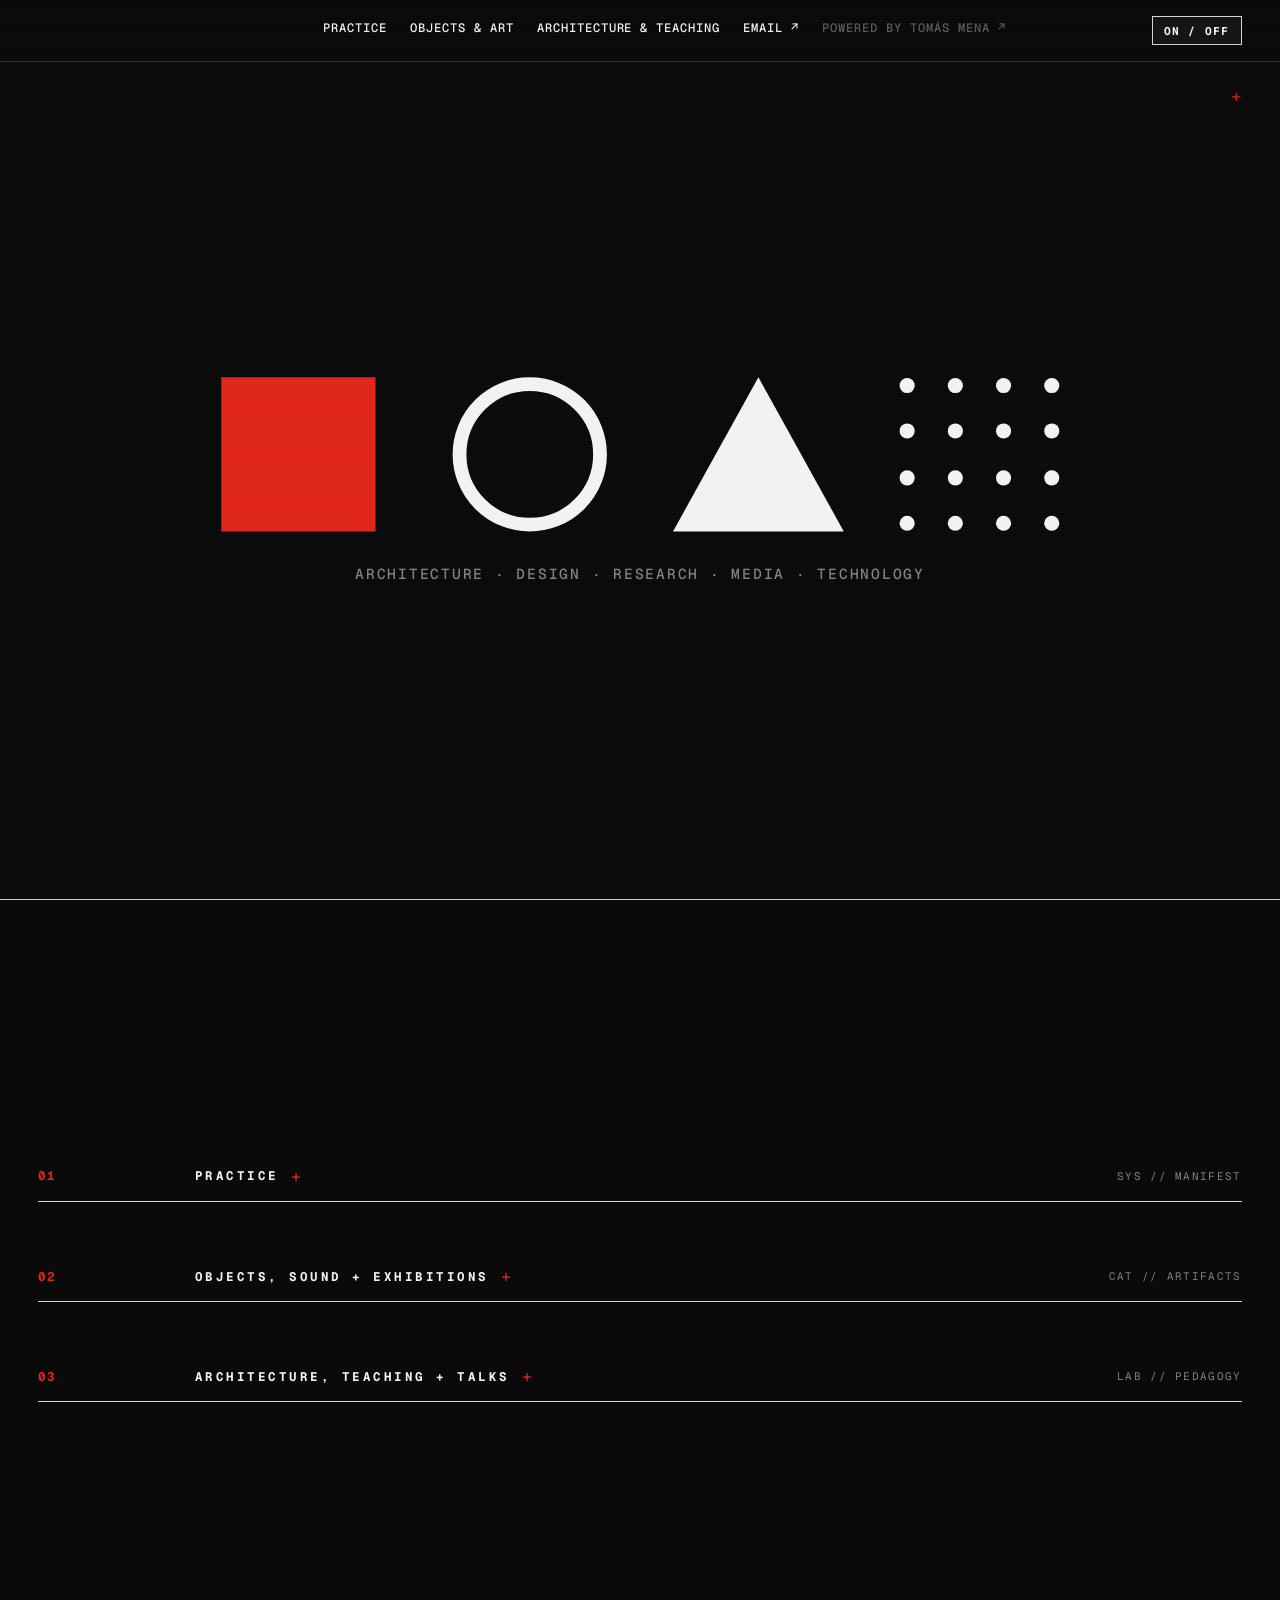
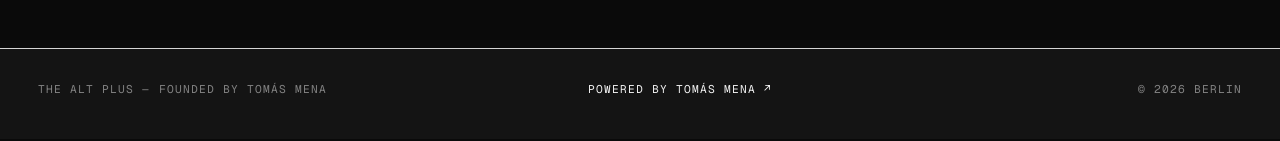
<file: alt-plus.html>
<!DOCTYPE html>
<html lang="en">

<head>
  <meta charset="UTF-8">
  <meta name="viewport" content="width=device-width, initial-scale=1.0, viewport-fit=cover">
  <title>The Alt Plus — Design Research, Sound Objects, Architecture &amp; Exhibitions</title>
  <meta name="description"
    content="The Alt Plus — Independent design-research and artistic studio translating design experiences, data, and sound into physical form through digital fabrication, architecture, exhibitions, and teaching.">
  <link rel="icon" type="image/svg+xml" href="assets/alt-plus-favicon.svg">
  <link rel="stylesheet" href="alt-plus.css?v=20261127b">
</head>

<body>

  <!-- ====================================================================
       TOP HORIZONTAL NAVIGATION BAR
       ==================================================================== -->
  <nav class="top-nav" aria-label="The Alt Plus navigation">
    <a href="#top" class="top-nav-brand">
      <span class="bauhaus-glyphs" aria-hidden="true">
        <i class="g-sq"></i><i class="g-ci"></i><i class="g-tr"></i><i class="g-grid"></i>
      </span>
      <span>THE ALT<b>+</b></span>
    </a>
    <div class="nav-controls">
      <button type="button" class="theme-toggle" id="modeToggle" title="Toggle Dark / Light Theme">ON / OFF</button>
      <button type="button" class="mobile-menu-btn" id="mobileMenuBtn" aria-label="Toggle navigation menu" aria-expanded="false" aria-controls="siteNav">
        <span class="burger-line"></span>
        <span class="burger-line"></span>
        <span class="burger-line"></span>
      </button>
    </div>
    <div class="find-links" id="siteNav">
      <a href="#practice">Practice</a>
      <a href="#objects">Objects &amp; Art</a>
      <a href="#architecture">Architecture &amp; Teaching</a>
      <a href="mailto:tomasmena@gmail.com">Email ↗</a>
      <a href="index.html" class="bridge-link">Powered by Tomás Mena ↗</a>
    </div>
  </nav>

  <!-- ====================================================================
       HERO — Asymmetric 2x2 Bauhaus Grid
       ==================================================================== -->
  <header class="hero" id="top">
    <div class="hero-identity">
      <div class="hero-morph" tabindex="0" aria-label="The Alt Plus">
        <div class="hero-logo-stage" aria-hidden="true">
          <svg class="hero-logo-svg" viewBox="0 0 620 124" fill="none" xmlns="http://www.w3.org/2000/svg">
            <rect x="6" y="6" width="112" height="112" fill="var(--signal)"/>
            <circle cx="230" cy="62" r="51" stroke="var(--fg)" stroke-width="10"/>
            <polygon points="396,6 458,118 334,118" fill="var(--fg)"/>
            <g fill="var(--fg)">
              <circle cx="504" cy="12" r="5.5"/><circle cx="539" cy="12" r="5.5"/><circle cx="574" cy="12" r="5.5"/><circle cx="609" cy="12" r="5.5"/>
              <circle cx="504" cy="45" r="5.5"/><circle cx="539" cy="45" r="5.5"/><circle cx="574" cy="45" r="5.5"/><circle cx="609" cy="45" r="5.5"/>
              <circle cx="504" cy="79" r="5.5"/><circle cx="539" cy="79" r="5.5"/><circle cx="574" cy="79" r="5.5"/><circle cx="609" cy="79" r="5.5"/>
              <circle cx="504" cy="112" r="5.5"/><circle cx="539" cy="112" r="5.5"/><circle cx="574" cy="112" r="5.5"/><circle cx="609" cy="112" r="5.5"/>
            </g>
          </svg>
        </div>
        <h1 class="glitch-title" data-text="THE ALT+">THE ALT<span>+</span></h1>
      </div>
    </div>

    <div class="hero-links-wrap">
      <p class="meta-label">Architecture · Design · Research · Media · Technology</p>
    </div>
  </header>

  <main>
    <!-- ====================================================================
         01 PRACTICE — Editorial Statement + Bio
         ==================================================================== -->
    <section class="section" id="practice">
      <details class="section-dropdown">
        <summary class="section-head">
          <span class="section-num">01</span>
          <span class="section-title-wrap">
            <h2>Practice</h2>
            <span class="section-plus" aria-hidden="true">+</span>
          </span>
          <span class="section-code">SYS // MANIFEST</span>
        </summary>

        <div class="section-body">
          <div class="about-grid">
            <aside class="about-rail" aria-hidden="true">
              <span>MANIFESTO</span>
              <i>/</i>
              <span>BERLIN 52.5200° N</span>
              <i>/</i>
              <span class="about-rail-accent">THE ALT+</span>
            </aside>

            <div class="about-stage">
              <div class="about-liner-head">
                <span>DOC // MANIFESTO.01</span>
                <span class="about-liner-tag">SYSTEMS → OBJECTS</span>
              </div>

              <p class="about-lead">
                Systems across architecture, art, media, and technology—materializing layered objects rooted in
                computation, data, and digital fabrication.
              </p>

              <div class="about-liner-body">
                <div class="about-annotations" aria-label="Technical index annotations">
                  <div class="about-note">
                    <span class="about-note-id">[01]</span>
                    <div>
                      <span class="about-note-key">MULTIDISCIPLINARY</span>
                      <span class="about-note-val">Architecture, design, art, research, media, technology &amp; education</span>
                    </div>
                  </div>
                  <div class="about-note">
                    <span class="about-note-id">[02]</span>
                    <div>
                      <span class="about-note-key">GENERATIVE SYSTEMS</span>
                      <span class="about-note-val">Data-driven arguments, computation &amp; layered meaning</span>
                    </div>
                  </div>
                  <div class="about-note">
                    <span class="about-note-id">[03]</span>
                    <div>
                      <span class="about-note-key">SCALES &amp; PEDAGOGY</span>
                      <span class="about-note-val">Wearables, installations, architecture, planetary research &amp; teaching</span>
                    </div>
                  </div>
                </div>

                <div class="about-copy">
                  <p>
                    <strong>The Alt Plus</strong> is a multidisciplinary studio bringing together architecture, design,
                    art, research, media, technology, and education<sup class="note-ref">[01]</sup>. Its focus is
                    building systems that navigate across these disciplines to materialize objects with multiple layers
                    of meaning—each directly connected to its generative argument and underlying data<sup
                      class="note-ref">[02]</sup>.
                  </p>
                  <p>
                    Leveraging computation, <strong>digital fabrication</strong>, and <strong>teaching</strong><sup
                      class="note-ref">[03]</sup>, the studio moves fluidly across scales—from sonic wearables and
                    sculptural installations to acoustic architecture, circular 3D-scanned material archives, planetary
                    environmental research, and international master-level studios and workshops across Europe and the
                    United States.
                  </p>
                </div>
              </div>
            </div>
          </div>
        </div>
      </details>
    </section>

    <!-- ====================================================================
         02 OBJECTS, SOUND & EXHIBITIONS — 3-Column Editorial Index
         ==================================================================== -->
    <section class="section" id="objects">
      <details class="section-dropdown">
        <summary class="section-head">
          <span class="section-num">02</span>
          <span class="section-title-wrap">
            <h2>Objects, Sound + Exhibitions</h2>
            <span class="section-plus" aria-hidden="true">+</span>
          </span>
          <span class="section-code">CAT // ARTIFACTS</span>
        </summary>

        <div class="section-body">
        <div class="editorial-grid">
          <!-- Column 1: Sound & Product Objects -->
          <div class="editorial-col">
            <h3 class="column-title">Sound + Products</h3>

            <details class="entry-dropdown">
              <summary class="entry">
                <span class="entry-meta">The Alt+ // Wearable Sound Object</span>
                <span class="entry-arrow" aria-hidden="true">+</span>
                <span class="entry-title">Sonic Wearable Object</span>
              </summary>
              <div class="entry-preview">
                <div class="entry-preview-media" data-inspect="sonic_object" title="Open full storyboard">
                  <svg viewBox="0 0 320 200" fill="none">
                    <circle cx="160" cy="100" r="62" stroke="#f2f2f2" stroke-width="2"/>
                    <circle cx="160" cy="100" r="42" stroke="#e1251b" stroke-width="1.8"/>
                    <circle cx="160" cy="100" r="24" stroke="#828282" stroke-dasharray="4 4"/>
                    <path d="M40 100 Q72 68 104 100 M216 100 Q248 132 280 100" stroke="#e1251b" stroke-width="1.2"/>
                  </svg>
                </div>
                <button type="button" class="entry-open-btn" data-inspect="sonic_object">Open Storyboard ↗</button>
              </div>
            </details>

            <details class="entry-dropdown">
              <summary class="entry">
                <span class="entry-meta">With KuZo // Sculptural Object</span>
                <span class="entry-arrow" aria-hidden="true">+</span>
                <span class="entry-title">Puercoespín</span>
              </summary>
              <div class="entry-preview">
                <div class="entry-preview-media" data-inspect="vilnius" title="Open project">
                  <svg viewBox="0 0 320 200" fill="none">
                    <path d="M55 155 L160 36 L265 155" stroke="#f2f2f2" stroke-width="1.4"/>
                    <path d="M90 155 L160 66 L230 155" stroke="#e1251b" stroke-width="1.6"/>
                    <line x1="160" y1="36" x2="160" y2="165" stroke="#828282" stroke-dasharray="3 3"/>
                  </svg>
                </div>
                <button type="button" class="entry-open-btn" data-inspect="vilnius">Open Project ↗</button>
              </div>
            </details>
          </div>

          <!-- Column 2: Exhibitions & Biennales -->
          <div class="editorial-col">
            <h3 class="column-title">Exhibitions</h3>

            <details class="entry-dropdown">
              <summary class="entry">
                <span class="entry-meta">La Triennale di Milano // 2025</span>
                <span class="entry-arrow" aria-hidden="true">+</span>
                <span class="entry-title">Liminal Phantoms</span>
              </summary>
              <div class="entry-preview">
                <div class="entry-preview-media" data-inspect="liminal" title="Open project">
                  <svg viewBox="0 0 320 200" fill="none">
                    <ellipse cx="160" cy="100" rx="115" ry="48" stroke="#828282"/>
                    <ellipse cx="160" cy="100" rx="82" ry="32" stroke="#f2f2f2" stroke-width="1.2"/>
                    <ellipse cx="160" cy="100" rx="46" ry="16" stroke="#e1251b" stroke-width="1.6"/>
                  </svg>
                </div>
                <button type="button" class="entry-open-btn" data-inspect="liminal">Open Project ↗</button>
              </div>
            </details>

            <details class="entry-dropdown">
              <summary class="entry">
                <span class="entry-meta">Venice &amp; FAVARA Biennale // 2021</span>
                <span class="entry-arrow" aria-hidden="true">+</span>
                <span class="entry-title">Trades of Cultural Capital</span>
              </summary>
              <div class="entry-preview">
                <div class="entry-preview-media" data-inspect="liminal" title="Open project">
                  <svg viewBox="0 0 320 200" fill="none">
                    <path d="M30 140 Q95 60 160 110 T290 80" stroke="#f2f2f2" stroke-width="1.4"/>
                    <path d="M30 158 Q95 95 160 130 T290 110" stroke="#e1251b" stroke-width="1.2" stroke-dasharray="4 4"/>
                    <line x1="30" y1="170" x2="290" y2="170" stroke="#828282"/>
                  </svg>
                </div>
                <button type="button" class="entry-open-btn" data-inspect="liminal">Open Project ↗</button>
              </div>
            </details>
          </div>

          <!-- Column 3: Living & Material Research -->
          <div class="editorial-col">
            <h3 class="column-title">Matter + Ecology</h3>

            <details class="entry-dropdown">
              <summary class="entry">
                <span class="entry-meta">UmArts / Umeå // 2022 &amp; 2024</span>
                <span class="entry-arrow" aria-hidden="true">+</span>
                <span class="entry-title">Winter Garden — Terrarium</span>
              </summary>
              <div class="entry-preview">
                <div class="entry-preview-media" data-inspect="terrarium" title="Open project">
                  <svg viewBox="0 0 320 200" fill="none">
                    <path d="M26 140 Q88 46 160 100 T294 64" stroke="#f2f2f2" stroke-width="1.5"/>
                    <path d="M26 156 Q96 86 160 120 T294 98" stroke="#828282" stroke-dasharray="4 4"/>
                    <circle cx="160" cy="100" r="6" fill="#e1251b"/>
                    <circle cx="238" cy="82" r="4" fill="#f2f2f2"/>
                  </svg>
                </div>
                <button type="button" class="entry-open-btn" data-inspect="terrarium">Open Project ↗</button>
              </div>
            </details>

            <details class="entry-dropdown">
              <summary class="entry">
                <span class="entry-meta">ESA Paris // Nov 2025</span>
                <span class="entry-arrow" aria-hidden="true">+</span>
                <span class="entry-title">ReMaterializing Data</span>
              </summary>
              <div class="entry-preview">
                <div class="entry-preview-media" data-inspect="rematerializing" title="Open project">
                  <svg viewBox="0 0 320 200" fill="none">
                    <polygon points="74,48 142,38 164,100 112,148 58,112" stroke="#f2f2f2" stroke-width="1.3"/>
                    <line x1="164" y1="100" x2="212" y2="100" stroke="#e1251b" stroke-width="1.5" stroke-dasharray="4 3"/>
                    <rect x="212" y="54" width="64" height="92" stroke="#e1251b" stroke-width="1.4"/>
                  </svg>
                </div>
                <button type="button" class="entry-open-btn" data-inspect="rematerializing">Open Project ↗</button>
              </div>
            </details>
          </div>
        </div>
        </div>
      </details>
    </section>

    <!-- ====================================================================
         03 ARCHITECTURE, TEACHING & SYMPOSIA — 3-Column Editorial Index
         ==================================================================== -->
    <section class="section" id="architecture">
      <details class="section-dropdown">
        <summary class="section-head">
          <span class="section-num">03</span>
          <span class="section-title-wrap">
            <h2>Architecture, Teaching + Talks</h2>
            <span class="section-plus" aria-hidden="true">+</span>
          </span>
          <span class="section-code">LAB // PEDAGOGY</span>
        </summary>

        <div class="section-body">
        <div class="editorial-grid">
          <!-- Column 1: Experiential Architecture -->
          <div class="editorial-col">
            <h3 class="column-title">Architectural Projects</h3>

            <details class="entry-dropdown">
              <summary class="entry">
                <span class="entry-meta">Competition // Acoustic Envelope</span>
                <span class="entry-arrow" aria-hidden="true">+</span>
                <span class="entry-title">Vilnius Concert Hall</span>
              </summary>
              <div class="entry-preview">
                <div class="entry-preview-media" data-inspect="vilnius" title="Open project">
                  <svg viewBox="0 0 320 200" fill="none">
                    <path d="M34 150 C90 42, 230 42, 286 150" stroke="#e1251b" stroke-width="1.8"/>
                    <path d="M60 150 C105 70, 215 70, 260 150" stroke="#f2f2f2" stroke-width="1.2"/>
                    <line x1="34" y1="150" x2="286" y2="150" stroke="#828282"/>
                  </svg>
                </div>
                <button type="button" class="entry-open-btn" data-inspect="vilnius">Open Project ↗</button>
              </div>
            </details>

            <details class="entry-dropdown">
              <summary class="entry">
                <span class="entry-meta">Metsäwood Award // Open-Source Timber</span>
                <span class="entry-arrow" aria-hidden="true">+</span>
                <span class="entry-title">ClipHut Pavilion</span>
              </summary>
              <div class="entry-preview">
                <div class="entry-preview-media" data-inspect="cliphut" title="Open project">
                  <img src="assets/project-thumb-3.jpg" alt="ClipHut Pavilion 1:1 timber prototype">
                </div>
                <button type="button" class="entry-open-btn" data-inspect="cliphut">Open Project ↗</button>
              </div>
            </details>

            <a href="projects.html" class="archive-link">Full 10-Project Index ↗</a>
          </div>

          <!-- Column 2: Teaching & Master Studios -->
          <div class="editorial-col">
            <h3 class="column-title">Teaching + Studios</h3>

            <details class="entry-dropdown">
              <summary class="entry">
                <span class="entry-meta">Umeå University // 2022—Present</span>
                <span class="entry-arrow" aria-hidden="true">+</span>
                <span class="entry-title">Master in Architecture Studio</span>
              </summary>
              <div class="entry-preview">
                <div class="entry-preview-media" data-inspect="teaching" title="Open project">
                  <svg viewBox="0 0 320 200" fill="none">
                    <rect x="46" y="46" width="64" height="108" stroke="#828282"/>
                    <rect x="128" y="46" width="64" height="108" stroke="#f2f2f2"/>
                    <rect x="210" y="46" width="64" height="108" stroke="#e1251b"/>
                  </svg>
                </div>
                <button type="button" class="entry-open-btn" data-inspect="teaching">Open Studio ↗</button>
              </div>
            </details>

            <details class="entry-dropdown">
              <summary class="entry">
                <span class="entry-meta">IAAC Barcelona // 2023</span>
                <span class="entry-arrow" aria-hidden="true">+</span>
                <span class="entry-title">Master Online in Cities</span>
              </summary>
              <div class="entry-preview">
                <div class="entry-preview-media" data-inspect="teaching" title="Open project">
                  <svg viewBox="0 0 320 200" fill="none">
                    <path d="M40 60 H280 M40 100 H280 M40 140 H280 M100 36 V164 M160 36 V164 M220 36 V164" stroke="#828282" stroke-opacity="0.4"/>
                    <circle cx="160" cy="100" r="28" stroke="#e1251b" stroke-width="1.6"/>
                    <circle cx="160" cy="100" r="5" fill="#f2f2f2"/>
                  </svg>
                </div>
                <button type="button" class="entry-open-btn" data-inspect="teaching">Open Course ↗</button>
              </div>
            </details>

            <details class="entry-dropdown">
              <summary class="entry">
                <span class="entry-meta">Tokyo // Urban Acoustic Workshop</span>
                <span class="entry-arrow" aria-hidden="true">+</span>
                <span class="entry-title">City Intelligence Tokyo</span>
              </summary>
              <div class="entry-preview">
                <div class="entry-preview-media" data-inspect="tokyo_workshop" title="Open storyboard">
                  <svg viewBox="0 0 320 200" fill="none">
                    <rect x="24" y="34" width="176" height="132" stroke="#f2f2f2" stroke-opacity="0.6"/>
                    <rect x="210" y="34" width="86" height="132" stroke="#e1251b" stroke-width="1.4"/>
                    <circle cx="112" cy="100" r="6" fill="#e1251b"/>
                    <circle cx="253" cy="100" r="26" stroke="#f2f2f2" stroke-width="1.6"/>
                    <circle cx="253" cy="100" r="16" stroke="#e1251b" stroke-width="1.3"/>
                  </svg>
                </div>
                <button type="button" class="entry-open-btn" data-inspect="tokyo_workshop">Open Storyboard ↗</button>
              </div>
            </details>

            <a href="ring-visualizer.html" class="archive-link">Open 3D Ring Visualizer ↗</a>
          </div>

          <!-- Column 3: Symposia & AI Speculation -->
          <div class="editorial-col">
            <h3 class="column-title">Lectures + AI</h3>

            <details class="entry-dropdown">
              <summary class="entry">
                <span class="entry-meta">University of Arizona // Apr 2025</span>
                <span class="entry-arrow" aria-hidden="true">+</span>
                <span class="entry-title">Experimental Landscapes: AI &amp; Future of Design</span>
              </summary>
              <div class="entry-preview">
                <div class="entry-preview-media" data-inspect="ai_landscapes" title="Open lecture">
                  <svg viewBox="0 0 320 200" fill="none">
                    <circle cx="96" cy="104" r="26" stroke="#f2f2f2" stroke-width="1.2"/>
                    <circle cx="166" cy="76" r="18" stroke="#e1251b" stroke-width="1.4"/>
                    <circle cx="226" cy="118" r="30" stroke="#828282" stroke-width="1.2"/>
                    <line x1="120" y1="94" x2="148" y2="82" stroke="#828282"/>
                    <line x1="182" y1="86" x2="200" y2="104" stroke="#828282"/>
                  </svg>
                </div>
                <button type="button" class="entry-open-btn" data-inspect="ai_landscapes">Open Lecture ↗</button>
              </div>
            </details>

            <details class="entry-dropdown">
              <summary class="entry">
                <span class="entry-meta">DigitalFUTURES // Jul 2024</span>
                <span class="entry-arrow" aria-hidden="true">+</span>
                <span class="entry-title">Microscopic Landscapes</span>
              </summary>
              <div class="entry-preview">
                <div class="entry-preview-media" data-inspect="ai_landscapes" title="Open workshop">
                  <svg viewBox="0 0 320 200" fill="none">
                    <circle cx="160" cy="100" r="64" stroke="#828282" stroke-dasharray="3 5"/>
                    <circle cx="160" cy="100" r="36" stroke="#f2f2f2"/>
                    <circle cx="160" cy="100" r="8" fill="#e1251b"/>
                  </svg>
                </div>
                <button type="button" class="entry-open-btn" data-inspect="ai_landscapes">Open Workshop ↗</button>
              </div>
            </details>

            <a href="mailto:tomasmena@gmail.com?subject=The%20Alt%20Plus%20Collaboration" class="archive-link">Inquire
              for Lectures &amp; Commissions ↗</a>
          </div>
        </div>
        </div>
      </details>
    </section>

  </main>

  <!-- ====================================================================
       MONGRAPH FOOTER — 3-Column Hairline Footer
       ==================================================================== -->
  <footer class="site-footer">
    <div>The Alt Plus — Founded by Tomás Mena</div>
    <div><a href="index.html">Powered by Tomás Mena ↗</a></div>
    <div>© 2026 Berlin</div>
  </footer>

  <!-- ====================================================================
       EDITORIAL SPEC MODAL (Warm Stone Paper & Ink)
       ==================================================================== -->
  <div class="modal-backdrop" id="modalBackdrop"></div>
  <div class="spec-modal" id="specModal" role="dialog" aria-modal="true" aria-labelledby="specModalTitle">
    <div class="modal-header">
      <span class="meta-label" data-spec-eyebrow style="margin: 0;">THE ALT+ ARCHIVE</span>
      <button type="button" class="modal-close" id="closeSpecModal">Close [ESC]</button>
    </div>
    <div class="modal-body">
      <div>
        <p class="meta-label" data-spec-meta style="margin: 0;"></p>
      </div>
      <p class="modal-thesis" data-spec-thesis></p>
      <div class="storyboard-wrap" id="storyboardWrap" hidden></div>
      <div class="spec-grid">
        <div class="spec-step">
          <h4>01 // Inquiry</h4>
          <p data-spec-problem></p>
        </div>
        <div class="spec-step">
          <h4>02 // Method</h4>
          <p data-spec-system></p>
        </div>
        <div class="spec-step">
          <h4>03 // Artifact</h4>
          <p data-spec-output></p>
        </div>
      </div>
      <div class="tag-cloud" data-spec-stack></div>
      <div>
        <a href="mailto:tomasmena@gmail.com?subject=The%20Alt%20Plus%20Inquiry" class="archive-link"
          style="margin-top: 0;">Inquire About This Work ↗</a>
      </div>
    </div>
  </div>

  <script src="script.js?v=20261126d"></script>
</body>

</html>
</file>
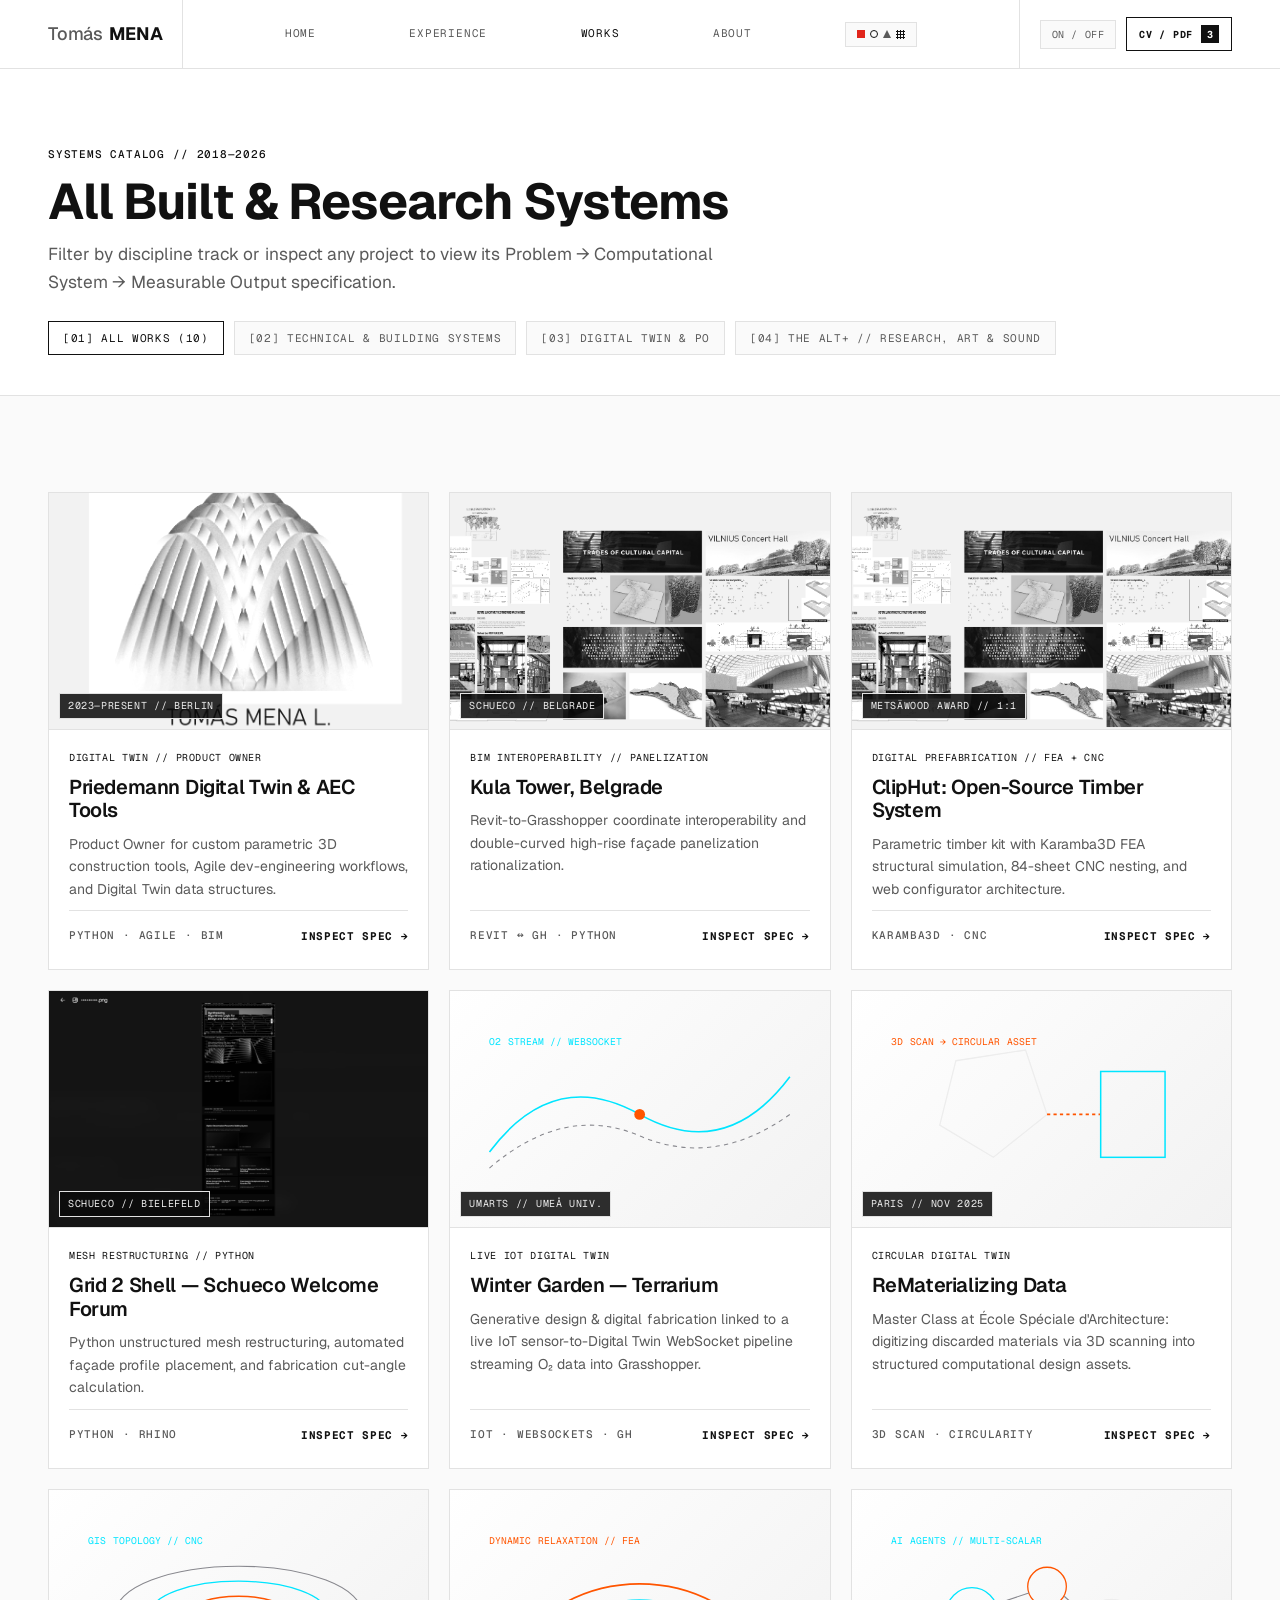
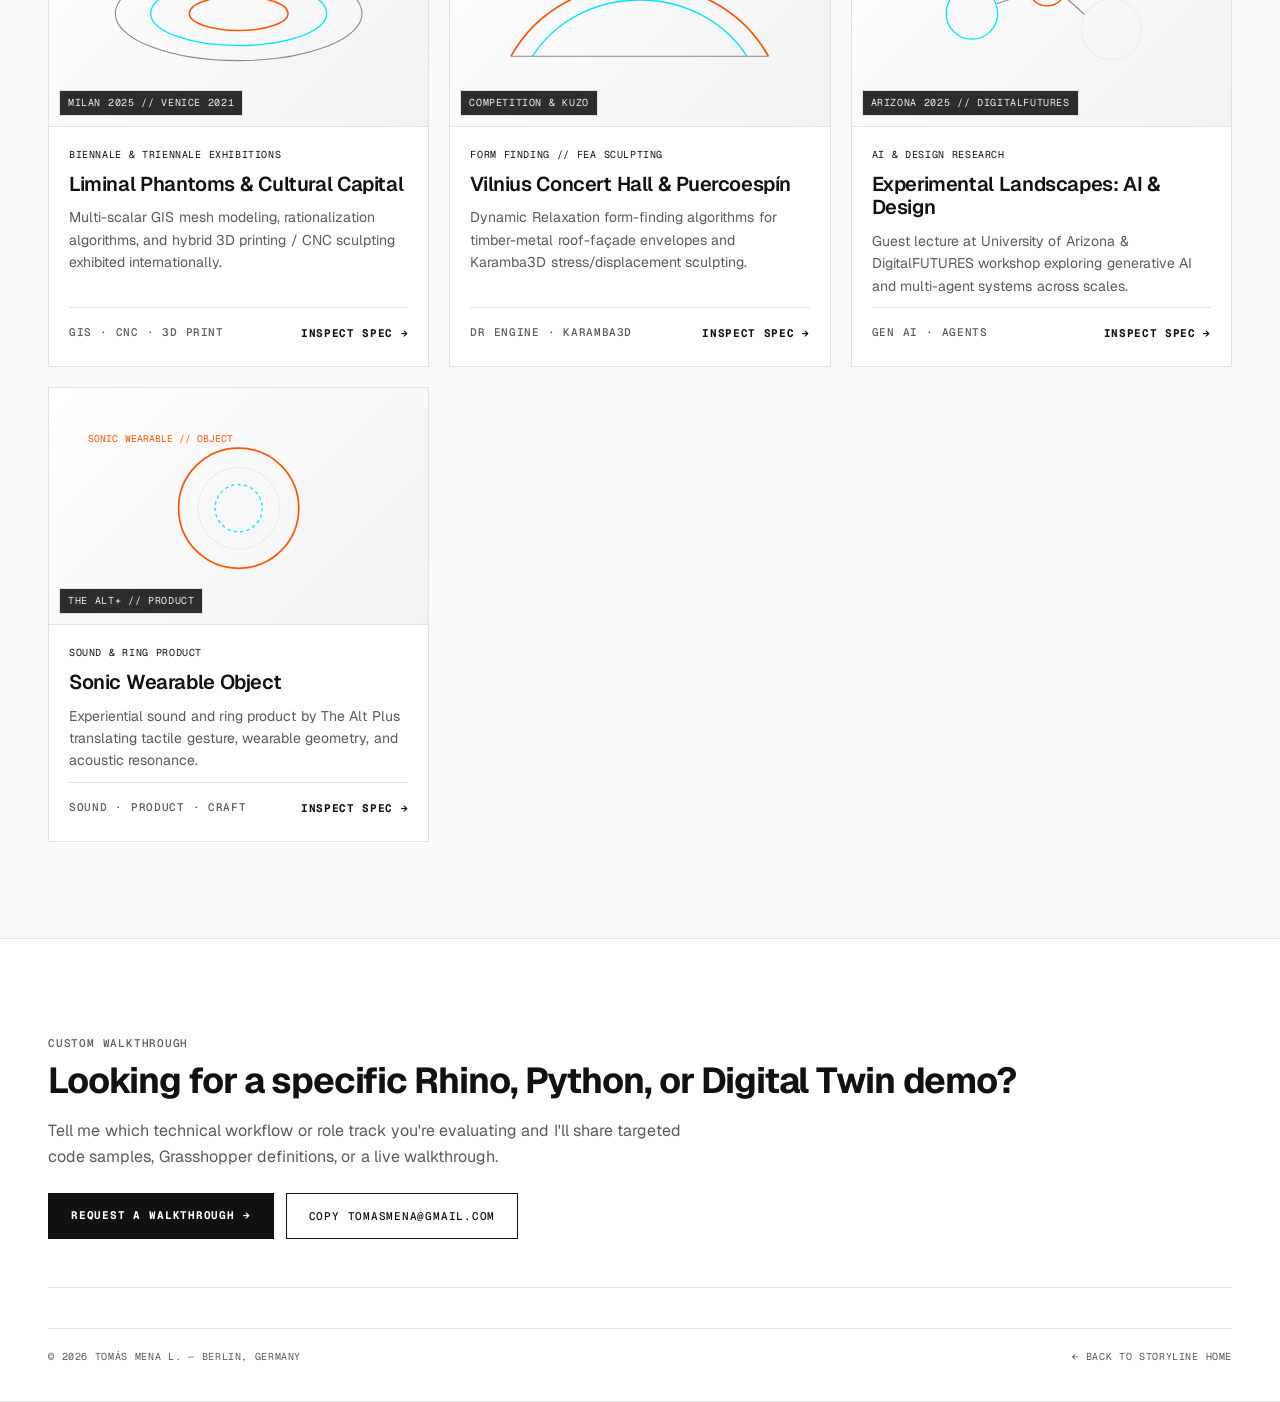
<file: projects.html>
<!DOCTYPE html>
<html lang="en">
<head>
  <meta charset="UTF-8">
  <meta name="viewport" content="width=device-width, initial-scale=1.0">
  <title>Work Catalog — Tomás Mena L.</title>
  <meta name="description" content="Complete catalog of 9 computational design, Digital Twin, BIM automation, and research systems by Tomás Mena.">
  <link rel="stylesheet" href="style.css">
</head>
<body>

  <header class="site-header">
    <div class="container header-inner">
      <div class="brand-group">
        <a href="index.html" class="wordmark">
          <span class="wm-muted">Tomás</span><span class="wm-strong">MENA</span>
        </a>
      </div>

      <nav class="site-nav" id="siteNav" aria-label="Main navigation">
        <a href="index.html">HOME</a>
        <a href="index.html#experience">EXPERIENCE</a>
        <a href="projects.html" class="active">WORKS</a>
        <a href="about.html">ABOUT</a>
        <a href="alt-plus.html" class="nav-bridge" title="The Alt Plus — Design Research, Sound &amp; Digital Fabrication" aria-label="The Alt Plus">
          <span class="bauhaus-glyphs" aria-hidden="true">
            <i class="g-sq"></i><i class="g-ci"></i><i class="g-tr"></i><i class="g-grid"></i>
          </span>
        </a>
      </nav>

      <div class="header-actions">
        <button type="button" class="toggle-btn" id="modeToggle">ON / OFF</button>
        <button type="button" class="cv-trigger" data-open-cv>
          <span>CV / PDF</span>
          <span class="cv-badge">3</span>
        </button>
        <button type="button" class="mobile-menu-btn" id="mobileMenuBtn" aria-label="Toggle navigation menu" aria-expanded="false" aria-controls="siteNav">
          <span class="burger-line"></span>
          <span class="burger-line"></span>
          <span class="burger-line"></span>
        </button>
      </div>
    </div>
  </header>

  <main>
    <section class="page-hero band--dark">
      <div class="container">
        <p class="eyebrow">SYSTEMS CATALOG // 2018—2026</p>
        <h1 class="hero-title" style="font-size: clamp(34px, 4vw, 50px);">All Built &amp; Research Systems</h1>
        <p class="hero-subtitle" style="margin-top: 12px;">
          Filter by discipline track or inspect any project to view its Problem → Computational System → Measurable Output specification.
        </p>

        <div class="filter-bar" role="tablist" aria-label="Filter projects by track">
          <button type="button" class="filter-btn active" data-filter="all">[01] ALL WORKS (10)</button>
          <button type="button" class="filter-btn" data-filter="production">[02] TECHNICAL &amp; BUILDING SYSTEMS</button>
          <button type="button" class="filter-btn" data-filter="digital-twin">[03] DIGITAL TWIN &amp; PO</button>
          <button type="button" class="filter-btn" data-filter="research">[04] THE ALT+ // RESEARCH, ART &amp; SOUND</button>
        </div>
      </div>
    </section>

    <section class="band band--surface">
      <div class="container">
        <div class="catalog-grid">
          <!-- 01 -->
          <article class="project-card" data-category="production digital-twin">
            <div class="project-media">
              <img src="assets/project-thumb-1.jpg" alt="Priedemann Digital Twin">
              <span class="project-tag-overlay">2023—PRESENT // BERLIN</span>
            </div>
            <div class="project-body">
              <span class="project-meta">DIGITAL TWIN // PRODUCT OWNER</span>
              <h3 class="project-title">Priedemann Digital Twin &amp; AEC Tools</h3>
              <p class="project-desc">Product Owner for custom parametric 3D construction tools, Agile dev-engineering workflows, and Digital Twin data structures.</p>
              <div class="project-footer">
                <span class="mono" style="color: var(--text-muted);">PYTHON · AGILE · BIM</span>
                <button type="button" class="inspect-btn" data-inspect="priedemann">INSPECT SPEC →</button>
              </div>
            </div>
          </article>

          <!-- 02 -->
          <article class="project-card" data-category="production">
            <div class="project-media">
              <img src="assets/project-thumb-2.jpg" alt="Kula Tower Belgrade">
              <span class="project-tag-overlay">SCHUECO // BELGRADE</span>
            </div>
            <div class="project-body">
              <span class="project-meta">BIM INTEROPERABILITY // PANELIZATION</span>
              <h3 class="project-title">Kula Tower, Belgrade</h3>
              <p class="project-desc">Revit-to-Grasshopper coordinate interoperability and double-curved high-rise façade panelization rationalization.</p>
              <div class="project-footer">
                <span class="mono" style="color: var(--text-muted);">REVIT ↔ GH · PYTHON</span>
                <button type="button" class="inspect-btn" data-inspect="kula">INSPECT SPEC →</button>
              </div>
            </div>
          </article>

          <!-- 03 -->
          <article class="project-card" data-category="production digital-twin">
            <div class="project-media">
              <img src="assets/project-thumb-3.jpg" alt="ClipHut Timber System">
              <span class="project-tag-overlay">METSÄWOOD AWARD // 1:1</span>
            </div>
            <div class="project-body">
              <span class="project-meta">DIGITAL PREFABRICATION // FEA + CNC</span>
              <h3 class="project-title">ClipHut: Open-Source Timber System</h3>
              <p class="project-desc">Parametric timber kit with Karamba3D FEA structural simulation, 84-sheet CNC nesting, and web configurator architecture.</p>
              <div class="project-footer">
                <span class="mono" style="color: var(--text-muted);">KARAMBA3D · CNC</span>
                <button type="button" class="inspect-btn" data-inspect="cliphut">INSPECT SPEC →</button>
              </div>
            </div>
          </article>

          <!-- 04 -->
          <article class="project-card" data-category="production">
            <div class="project-media">
              <img src="assets/hero/hero.png" alt="Grid 2 Shell System Schueco">
              <span class="project-tag-overlay">SCHUECO // BIELEFELD</span>
            </div>
            <div class="project-body">
              <span class="project-meta">MESH RESTRUCTURING // PYTHON</span>
              <h3 class="project-title">Grid 2 Shell — Schueco Welcome Forum</h3>
              <p class="project-desc">Python unstructured mesh restructuring, automated façade profile placement, and fabrication cut-angle calculation.</p>
              <div class="project-footer">
                <span class="mono" style="color: var(--text-muted);">PYTHON · RHINO</span>
                <button type="button" class="inspect-btn" data-inspect="grid2">INSPECT SPEC →</button>
              </div>
            </div>
          </article>

          <!-- 05 -->
          <article class="project-card" data-category="digital-twin research">
            <div class="project-media">
              <div class="project-media-svg" aria-hidden="true">
                <svg width="100%" height="100%" viewBox="0 0 320 180" fill="none">
                  <path d="M20 130 Q80 50 160 95 T300 60" stroke="#00e5ff" stroke-width="1.5"/>
                  <path d="M20 145 Q90 85 160 115 T300 95" stroke="#88888e" stroke-width="1" stroke-dasharray="4 4"/>
                  <circle cx="160" cy="95" r="5" fill="#ff5500"/>
                  <text x="20" y="30" fill="#00e5ff" font-family="Geist Mono, monospace" font-size="9">O2 STREAM // WEBSOCKET</text>
                </svg>
              </div>
              <span class="project-tag-overlay">UMARTS // UMEÅ UNIV.</span>
            </div>
            <div class="project-body">
              <span class="project-meta">LIVE IOT DIGITAL TWIN</span>
              <h3 class="project-title">Winter Garden — Terrarium</h3>
              <p class="project-desc">Generative design &amp; digital fabrication linked to a live IoT sensor-to-Digital Twin WebSocket pipeline streaming O₂ data into Grasshopper.</p>
              <div class="project-footer">
                <span class="mono" style="color: var(--text-muted);">IOT · WEBSOCKETS · GH</span>
                <button type="button" class="inspect-btn" data-inspect="terrarium">INSPECT SPEC →</button>
              </div>
            </div>
          </article>

          <!-- 06 -->
          <article class="project-card" data-category="digital-twin research">
            <div class="project-media">
              <div class="project-media-svg" aria-hidden="true">
                <svg width="100%" height="100%" viewBox="0 0 320 180" fill="none">
                  <polygon points="80,45 145,35 165,95 115,135 65,105" stroke="#ededed" stroke-width="1.2"/>
                  <line x1="165" y1="95" x2="215" y2="95" stroke="#ff5500" stroke-width="1.5" stroke-dasharray="3 3"/>
                  <rect x="215" y="55" width="60" height="80" stroke="#00e5ff" stroke-width="1.4"/>
                  <text x="20" y="30" fill="#ff5500" font-family="Geist Mono, monospace" font-size="9">3D SCAN → CIRCULAR ASSET</text>
                </svg>
              </div>
              <span class="project-tag-overlay">PARIS // NOV 2025</span>
            </div>
            <div class="project-body">
              <span class="project-meta">CIRCULAR DIGITAL TWIN</span>
              <h3 class="project-title">ReMaterializing Data</h3>
              <p class="project-desc">Master Class at École Spéciale d'Architecture: digitizing discarded materials via 3D scanning into structured computational design assets.</p>
              <div class="project-footer">
                <span class="mono" style="color: var(--text-muted);">3D SCAN · CIRCULARITY</span>
                <button type="button" class="inspect-btn" data-inspect="rematerializing">INSPECT SPEC →</button>
              </div>
            </div>
          </article>

          <!-- 07 -->
          <article class="project-card" data-category="research">
            <div class="project-media">
              <div class="project-media-svg" aria-hidden="true">
                <svg width="100%" height="100%" viewBox="0 0 320 180" fill="none">
                  <ellipse cx="160" cy="95" rx="115" ry="44" stroke="#88888e" stroke-width="1"/>
                  <ellipse cx="160" cy="95" rx="82" ry="30" stroke="#00e5ff" stroke-width="1.2"/>
                  <ellipse cx="160" cy="95" rx="46" ry="16" stroke="#ff5500" stroke-width="1.4"/>
                  <text x="20" y="30" fill="#00e5ff" font-family="Geist Mono, monospace" font-size="9">GIS TOPOLOGY // CNC</text>
                </svg>
              </div>
              <span class="project-tag-overlay">MILAN 2025 // VENICE 2021</span>
            </div>
            <div class="project-body">
              <span class="project-meta">BIENNALE &amp; TRIENNALE EXHIBITIONS</span>
              <h3 class="project-title">Liminal Phantoms &amp; Cultural Capital</h3>
              <p class="project-desc">Multi-scalar GIS mesh modeling, rationalization algorithms, and hybrid 3D printing / CNC sculpting exhibited internationally.</p>
              <div class="project-footer">
                <span class="mono" style="color: var(--text-muted);">GIS · CNC · 3D PRINT</span>
                <button type="button" class="inspect-btn" data-inspect="liminal">INSPECT SPEC →</button>
              </div>
            </div>
          </article>

          <!-- 08 -->
          <article class="project-card" data-category="production research">
            <div class="project-media">
              <div class="project-media-svg" aria-hidden="true">
                <svg width="100%" height="100%" viewBox="0 0 320 180" fill="none">
                  <path d="M40 135 C90 45, 230 45, 280 135" stroke="#ff5500" stroke-width="1.6"/>
                  <path d="M60 135 C105 65, 215 65, 260 135" stroke="#00e5ff" stroke-width="1.2"/>
                  <line x1="40" y1="135" x2="280" y2="135" stroke="#88888e"/>
                  <text x="20" y="30" fill="#ff5500" font-family="Geist Mono, monospace" font-size="9">DYNAMIC RELAXATION // FEA</text>
                </svg>
              </div>
              <span class="project-tag-overlay">COMPETITION &amp; KUZO</span>
            </div>
            <div class="project-body">
              <span class="project-meta">FORM FINDING // FEA SCULPTING</span>
              <h3 class="project-title">Vilnius Concert Hall &amp; Puercoespín</h3>
              <p class="project-desc">Dynamic Relaxation form-finding algorithms for timber-metal roof-façade envelopes and Karamba3D stress/displacement sculpting.</p>
              <div class="project-footer">
                <span class="mono" style="color: var(--text-muted);">DR ENGINE · KARAMBA3D</span>
                <button type="button" class="inspect-btn" data-inspect="vilnius">INSPECT SPEC →</button>
              </div>
            </div>
          </article>

          <!-- 09 -->
          <article class="project-card" data-category="research">
            <div class="project-media">
              <div class="project-media-svg" aria-hidden="true">
                <svg width="100%" height="100%" viewBox="0 0 320 180" fill="none">
                  <circle cx="95" cy="95" r="24" stroke="#00e5ff" stroke-width="1.2"/>
                  <circle cx="165" cy="70" r="18" stroke="#ff5500" stroke-width="1.2"/>
                  <circle cx="225" cy="110" r="28" stroke="#ededed" stroke-width="1.2"/>
                  <line x1="118" y1="86" x2="148" y2="76" stroke="#88888e"/>
                  <line x1="181" y1="79" x2="200" y2="96" stroke="#88888e"/>
                  <text x="20" y="30" fill="#00e5ff" font-family="Geist Mono, monospace" font-size="9">AI AGENTS // MULTI-SCALAR</text>
                </svg>
              </div>
              <span class="project-tag-overlay">ARIZONA 2025 // DIGITALFUTURES</span>
            </div>
            <div class="project-body">
              <span class="project-meta">AI &amp; DESIGN RESEARCH</span>
              <h3 class="project-title">Experimental Landscapes: AI &amp; Design</h3>
              <p class="project-desc">Guest lecture at University of Arizona &amp; DigitalFUTURES workshop exploring generative AI and multi-agent systems across scales.</p>
              <div class="project-footer">
                <span class="mono" style="color: var(--text-muted);">GEN AI · AGENTS</span>
                <button type="button" class="inspect-btn" data-inspect="ai_landscapes">INSPECT SPEC →</button>
              </div>
            </div>
          </article>

          <!-- 10: Sonic Wearable Object -->
          <article class="project-card" data-category="research">
            <div class="project-media">
              <div class="project-media-svg" aria-hidden="true">
                <svg width="100%" height="100%" viewBox="0 0 320 180" fill="none">
                  <circle cx="160" cy="92" r="56" stroke="#ff5500" stroke-width="1.6"/>
                  <circle cx="160" cy="92" r="38" stroke="#ededed" stroke-width="1.2"/>
                  <circle cx="160" cy="92" r="22" stroke="#00e5ff" stroke-width="1.2" stroke-dasharray="3 3"/>
                  <text x="20" y="30" fill="#ff5500" font-family="Geist Mono, monospace" font-size="9">SONIC WEARABLE // OBJECT</text>
                </svg>
              </div>
              <span class="project-tag-overlay">THE ALT+ // PRODUCT</span>
            </div>
            <div class="project-body">
              <span class="project-meta">SOUND &amp; RING PRODUCT</span>
              <h3 class="project-title">Sonic Wearable Object</h3>
              <p class="project-desc">Experiential sound and ring product by The Alt Plus translating tactile gesture, wearable geometry, and acoustic resonance.</p>
              <div class="project-footer">
                <span class="mono" style="color: var(--text-muted);">SOUND · PRODUCT · CRAFT</span>
                <button type="button" class="inspect-btn" data-inspect="sonic_object">INSPECT SPEC →</button>
              </div>
            </div>
          </article>
        </div>
      </div>
    </section>
  </main>

  <!-- Co-creation prompt (Mirrors /shop/ bottom prompt) -->
  <footer class="band band--dark" id="contact" style="padding-bottom: 36px;">
    <div class="container">
      <div class="cta-strip">
        <div>
          <p class="eyebrow eyebrow--orange">CUSTOM WALKTHROUGH</p>
          <h2>Looking for a specific Rhino, Python, or Digital Twin demo?</h2>
          <p>Tell me which technical workflow or role track you're evaluating and I'll share targeted code samples, Grasshopper definitions, or a live walkthrough.</p>
        </div>
        <div class="cta-actions">
          <a href="mailto:tomasmena@gmail.com?subject=Portfolio%20Walkthrough%20Request" class="btn-primary">REQUEST A WALKTHROUGH →</a>
          <button type="button" class="btn-secondary" data-copy-email>COPY TOMASMENA@GMAIL.COM</button>
        </div>
      </div>

      <div class="footer-bottom">
        <span>© 2026 TOMÁS MENA L. — BERLIN, GERMANY</span>
        <span><a href="index.html">← BACK TO STORYLINE HOME</a></span>
      </div>
    </div>
  </footer>

  <!-- Shared CV Drawer & Spec Modal -->
  <div class="drawer-backdrop" id="drawerBackdrop"></div>
  <aside class="cv-drawer" id="cvDrawer" aria-label="CV and Portfolio Downloads">
    <div class="drawer-head">
      <div>
        <span class="mono" style="color: var(--accent-cyan);">DIRECT ASSETS // 03 FILES</span>
        <h3 style="margin: 4px 0 0; font-family: var(--font-display);">Download Package</h3>
      </div>
      <button type="button" class="toggle-btn" id="closeCvDrawer">CLOSE [ESC]</button>
    </div>
    <a class="asset-card" href="assets/docs/Tomas_Mena_CV_DigitalTwin_PO.pdf" target="_blank">
      <span class="mono" style="color: var(--accent-orange);">01 // TECHNICAL &amp; PRODUCT OWNER</span>
      <strong>CV — Digital Twin, PO &amp; AEC Dev</strong>
      <span>Updated Nov 2026 · Digital Twin Lead, Product Owner &amp; Software Automation.</span>
    </a>
    <a class="asset-card" href="assets/docs/Tomas_Mena_CV_Computational.pdf" target="_blank">
      <span class="mono" style="color: var(--accent-cyan);">02 // COMPUTATIONAL &amp; PARAMETRIC</span>
      <strong>CV — Computational Design &amp; BIM</strong>
      <span>Updated Jun 2026 · Computational Design, Geometry Specialist &amp; Research.</span>
    </a>
    <a class="asset-card" href="assets/docs/Tomas_Mena_Portfolio.pdf" target="_blank">
      <span class="mono" style="color: var(--text-muted);">03 // SELECTED WORKS PDF (5.5 MB)</span>
      <strong>Full Computational Portfolio</strong>
      <span>10-page visual dossier covering façades, FEA, automation, and fabrication.</span>
    </a>
  </aside>

  <div class="modal-backdrop" id="modalBackdrop"></div>
  <div class="spec-modal" id="specModal" role="dialog" aria-modal="true" aria-labelledby="specModalTitle">
    <div class="modal-header">
      <span class="mono" data-spec-eyebrow style="color: var(--accent-cyan);">SYSTEM SPEC</span>
      <button type="button" class="toggle-btn" id="closeSpecModal">CLOSE [ESC]</button>
    </div>
    <div class="modal-body">
      <div>
        <h2 id="specModalTitle" data-spec-title style="font-family: var(--font-display); font-size: clamp(24px, 3vw, 34px); margin: 0 0 8px;"></h2>
        <p class="mono" data-spec-meta style="color: var(--text-muted); margin: 0;"></p>
      </div>
      <p data-spec-thesis style="margin: 0; font-size: 16.5px; color: var(--text-primary); border-left: 2px solid var(--accent-orange); padding-left: 16px;"></p>
      <div class="spec-grid">
        <div class="spec-step"><h4>01 // PROBLEM</h4><p data-spec-problem></p></div>
        <div class="spec-step"><h4>02 // COMPUTATIONAL SYSTEM</h4><p data-spec-system></p></div>
        <div class="spec-step"><h4>03 // MEASURABLE OUTPUT</h4><p data-spec-output></p></div>
      </div>
      <div>
        <span class="mono" style="display: block; margin-bottom: 10px; color: var(--text-muted);">TECHNICAL STACK</span>
        <div class="tag-cloud" data-spec-stack></div>
      </div>
      <div style="display: flex; flex-wrap: wrap; gap: 12px; padding-top: 8px;">
        <a href="assets/docs/Tomas_Mena_Portfolio.pdf" target="_blank" class="btn-primary">OPEN FULL PORTFOLIO PDF ↗</a>
        <a href="mailto:tomasmena@gmail.com?subject=Project%20Walkthrough%20Request" class="btn-secondary">REQUEST LIVE WALKTHROUGH</a>
      </div>
    </div>
  </div>

  <button type="button" class="back-to-top" id="backToTop" aria-label="Back to top">↑</button>
  <script src="script.js"></script>
</body>
</html>
</file>
<file: style.css>
@import url('https://fonts.googleapis.com/css2?family=Geist+Mono:wght@400;500;600&family=Geist:wght@400;500;600;700&display=swap');

/* ==========================================================================
   Design Tokens — Pure White Swiss CV Document (Monochrome Black & Gray)
   ========================================================================== */
:root {
  --bg-primary: #ffffff;
  --bg-surface: #fafafa;
  --bg-elevated: #f2f2f2;
  --border-hairline: #e2e2e2;
  --border-strong: #111111;
  --text-primary: #111111;
  --text-muted: #5a5a5a;
  --accent-orange: #111111;
  --accent-cyan: #111111;

  --font-display: 'Geist', 'Helvetica Neue', Helvetica, Arial, sans-serif;
  --font-body: 'Geist', 'Helvetica Neue', Helvetica, Arial, sans-serif;
  --font-mono: 'Geist Mono', ui-monospace, SFMono-Regular, monospace;

  --max-w: 1360px;
  --pad-x: clamp(20px, 4vw, 48px);
  --transition: 0.22s cubic-bezier(0.2, 0, 0.2, 1);
}

/* Optional ON/OFF Toggle: Inverted Dark Monochrome Mode */
body.light-mode {
  --bg-primary: #0a0a0a;
  --bg-surface: #121214;
  --bg-elevated: #1a1a1d;
  --border-hairline: #26262a;
  --border-strong: #ededed;
  --text-primary: #ededed;
  --text-muted: #8e8e94;
  --accent-orange: #ededed;
  --accent-cyan: #ededed;
}

/* Reset & Base */
*, *::before, *::after {
  box-sizing: border-box;
}

html {
  scroll-behavior: smooth;
  background-color: var(--bg-primary);
  max-width: 100%;
  overflow-x: clip;
  -webkit-text-size-adjust: 100%;
}

body {
  margin: 0;
  padding: 0;
  width: 100%;
  max-width: 100%;
  overflow-x: clip;
  font-family: var(--font-body);
  font-size: 16px;
  line-height: 1.6;
  letter-spacing: 0;
  word-spacing: 0.02em;
  color: var(--text-primary);
  background-color: var(--bg-primary);
  -webkit-font-smoothing: antialiased;
  -moz-osx-font-smoothing: grayscale;
  transition: background-color var(--transition), color var(--transition);
}

img {
  max-width: 100%;
  display: block;
}

a {
  color: inherit;
  text-decoration: none;
}

button {
  font-family: inherit;
  cursor: pointer;
  background: none;
  border: none;
  color: inherit;
}

.container {
  width: 100%;
  max-width: var(--max-w);
  margin: 0 auto;
  padding-inline: var(--pad-x);
}

.mono {
  font-family: var(--font-mono);
  font-size: 11px;
  font-weight: 500;
  letter-spacing: 0.06em;
  text-transform: uppercase;
  line-height: 1.4;
}

.eyebrow {
  font-family: var(--font-mono);
  font-size: 11px;
  font-weight: 500;
  letter-spacing: 0.07em;
  text-transform: uppercase;
  color: var(--accent-cyan);
  margin: 0 0 12px;
}

.eyebrow--orange {
  color: var(--accent-orange);
}

.eyebrow--muted {
  color: var(--text-muted);
}

/* ==========================================================================
   Sticky Header (Black Bar + Status Pill + ON/OFF + CV Drawer)
   ========================================================================== */
.site-header {
  position: sticky;
  top: 0;
  z-index: 100;
  background-color: var(--bg-primary);
  border-bottom: 1px solid var(--border-hairline);
}

.header-inner {
  display: flex;
  align-items: center;
  justify-content: space-between;
  gap: 20px;
  min-height: 68px;
}

.brand-group {
  display: flex;
  align-items: center;
  gap: 14px;
}

.wordmark {
  font-family: var(--font-display);
  font-size: 18px;
  font-weight: 700;
  letter-spacing: -0.01em;
  display: inline-flex;
  align-items: baseline;
  gap: 6px;
}

.wordmark .wm-muted {
  color: var(--text-muted);
  font-weight: 500;
}

.wordmark .wm-strong {
  color: var(--text-primary);
}

.status-pill {
  display: inline-flex;
  align-items: center;
  gap: 7px;
  padding: 5px 10px;
  border: 1px solid var(--border-hairline);
  background-color: var(--bg-surface);
  font-family: var(--font-mono);
  font-size: 10px;
  letter-spacing: 0.06em;
  text-transform: uppercase;
  color: var(--text-muted);
}

.status-dot {
  width: 6px;
  height: 6px;
  border-radius: 50%;
  background-color: var(--text-primary);
}

.site-nav {
  display: flex;
  flex: 1;
  align-items: center;
  justify-content: space-evenly;
  align-self: stretch;
  gap: 16px;
  padding-inline: 24px;
  border-left: 1px solid var(--border-hairline);
  border-right: 1px solid var(--border-hairline);
}

.site-nav a {
  font-family: var(--font-mono);
  font-size: 11px;
  letter-spacing: 0.07em;
  text-transform: uppercase;
  color: var(--text-muted);
  transition: color var(--transition);
}

.site-nav a:hover,
.site-nav a.active {
  color: var(--accent-cyan);
}

.site-nav a.nav-bridge {
  display: inline-flex;
  align-items: center;
  justify-content: center;
  border: 1px solid var(--border-hairline);
  padding: 7px 11px;
  background-color: var(--bg-surface);
  transition: border-color var(--transition), transform var(--transition);
}

.site-nav a.nav-bridge:hover {
  border-color: var(--text-primary);
  transform: translateY(-1px);
}

.bauhaus-glyphs {
  display: inline-flex;
  align-items: center;
  gap: 5px;
}

.bauhaus-glyphs i {
  display: inline-block;
  font-style: normal;
}

.g-sq {
  width: 8px;
  height: 8px;
  background: #e1251b;
}

.g-ci {
  width: 8px;
  height: 8px;
  border-radius: 50%;
  border: 1.5px solid var(--text-primary);
}

.g-tr {
  width: 0;
  height: 0;
  border-left: 4.5px solid transparent;
  border-right: 4.5px solid transparent;
  border-bottom: 8px solid var(--text-muted);
}

.g-grid {
  width: 9px;
  height: 9px;
  background-image: radial-gradient(circle, var(--text-primary) 1px, transparent 1.2px);
  background-size: 3px 3px;
}

.header-actions {
  display: flex;
  align-items: center;
  gap: 10px;
}

.toggle-btn {
  padding: 7px 11px;
  border: 1px solid var(--border-hairline);
  background-color: var(--bg-surface);
  font-family: var(--font-mono);
  font-size: 10px;
  letter-spacing: 0.06em;
  text-transform: uppercase;
  color: var(--text-muted);
  transition: border-color var(--transition), color var(--transition);
}

.toggle-btn:hover {
  border-color: var(--accent-cyan);
  color: var(--text-primary);
}

.cv-trigger {
  display: inline-flex;
  align-items: center;
  gap: 8px;
  padding: 7px 12px;
  border: 1px solid var(--text-primary);
  background-color: transparent;
  font-family: var(--font-mono);
  font-size: 10px;
  font-weight: 700;
  letter-spacing: 0.07em;
  text-transform: uppercase;
  color: var(--text-primary);
  transition: background-color var(--transition), color var(--transition), border-color var(--transition);
}

.cv-trigger:hover {
  background-color: var(--text-primary);
  color: var(--bg-primary);
}

.cv-badge {
  display: inline-flex;
  align-items: center;
  justify-content: center;
  min-width: 18px;
  height: 18px;
  padding: 0 4px;
  background-color: var(--text-primary);
  color: var(--bg-primary);
  font-size: 10px;
  font-weight: 700;
}

.mobile-menu-btn {
  display: none;
  width: 36px;
  height: 36px;
  padding: 0;
  flex-direction: column;
  align-items: center;
  justify-content: center;
  gap: 5px;
  border: 1px solid var(--border-hairline);
  background-color: var(--bg-surface);
  color: var(--text-primary);
  transition: border-color var(--transition), background-color var(--transition);
}

.mobile-menu-btn .burger-line {
  display: block;
  width: 17px;
  height: 1.5px;
  background-color: currentColor;
  transition: transform 180ms ease, opacity 180ms ease;
}

.mobile-menu-btn[aria-expanded="true"] {
  border-color: var(--accent-cyan);
}

.mobile-menu-btn[aria-expanded="true"] .burger-line:nth-child(1) {
  transform: translateY(6.5px) rotate(45deg);
}

.mobile-menu-btn[aria-expanded="true"] .burger-line:nth-child(2) {
  opacity: 0;
}

.mobile-menu-btn[aria-expanded="true"] .burger-line:nth-child(3) {
  transform: translateY(-6.5px) rotate(-45deg);
}

/* ==========================================================================
   Buttons
   ========================================================================== */
.btn-primary {
  display: inline-flex;
  align-items: center;
  gap: 10px;
  padding: 13px 22px;
  background-color: var(--text-primary);
  color: var(--bg-primary);
  border: 1px solid var(--text-primary);
  font-family: var(--font-mono);
  font-size: 11px;
  font-weight: 700;
  letter-spacing: 0.07em;
  text-transform: uppercase;
  transition: background-color var(--transition), color var(--transition), border-color var(--transition);
}

.btn-primary:hover {
  background-color: var(--text-muted);
  border-color: var(--text-muted);
  color: var(--bg-primary);
}

.btn-secondary {
  display: inline-flex;
  align-items: center;
  gap: 10px;
  padding: 13px 22px;
  background-color: transparent;
  color: var(--text-primary);
  border: 1px solid var(--border-strong);
  font-family: var(--font-mono);
  font-size: 11px;
  font-weight: 500;
  letter-spacing: 0.07em;
  text-transform: uppercase;
  transition: border-color var(--transition), color var(--transition);
}

.btn-secondary:hover {
  border-color: var(--accent-orange);
  color: var(--accent-orange);
}

/* ==========================================================================
   Alternating Section Bands (TheNOTHINGShop Rhythm in Dark Computational Style)
   ========================================================================== */
.band {
  padding-block: clamp(64px, 7.5vw, 108px);
  border-bottom: 1px solid var(--border-hairline);
}

.band--dark {
  background-color: var(--bg-primary);
}

.band--surface {
  background-color: var(--bg-surface);
}

/* ==========================================================================
   Section 1: Hero (50/50 Split — Parametric Viewport Left / Thesis Right)
   ========================================================================== */
#top.band {
  min-height: 76svh;
  display: flex;
  align-items: center;
  padding-block: clamp(88px, 11vw, 150px);
}

.hero-grid {
  display: grid;
  grid-template-columns: minmax(0, 1fr);
  width: 100%;
  gap: clamp(28px, 4vw, 56px);
  align-items: center;
}

.hero-viewport {
  border: 1px solid var(--border-hairline);
  background-color: var(--bg-surface);
  padding: 16px;
  display: flex;
  flex-direction: column;
  gap: 12px;
}

.viewport-bar {
  display: flex;
  justify-content: space-between;
  align-items: center;
  gap: 12px;
}

.viewport-canvas-wrap {
  position: relative;
  width: 100%;
  aspect-ratio: 4 / 3;
  border: 1px solid var(--border-hairline);
  background: radial-gradient(circle at 50% 50%, var(--bg-elevated) 0%, var(--bg-primary) 100%);
  overflow: hidden;
}

.viewport-canvas-wrap canvas {
  width: 100%;
  height: 100%;
  display: block;
}

.hero-copy {
  display: flex;
  flex-direction: column;
  gap: 22px;
}

.hero-callout {
  border-left: none;
  padding-left: 0;
}

.hero-title {
  font-family: var(--font-display);
  font-size: clamp(34px, 4.2vw, 58px);
  font-weight: 700;
  line-height: 1.08;
  letter-spacing: -0.02em;
  margin: 0;
  color: var(--text-primary);
}

.hero-subtitle {
  font-size: clamp(16px, 1.35vw, 18px);
  color: var(--text-muted);
  margin: 0;
  max-width: 64ch;
}

.hero-metrics {
  display: grid;
  grid-template-columns: repeat(4, minmax(0, 1fr));
  gap: 16px;
  padding-top: 18px;
  border-top: 1px solid var(--border-hairline);
}

.metric-item strong {
  display: block;
  font-family: var(--font-display);
  font-size: 20px;
  font-weight: 700;
  color: var(--text-primary);
  letter-spacing: -0.02em;
}

.metric-item span {
  font-family: var(--font-mono);
  font-size: 10px;
  letter-spacing: 0.06em;
  text-transform: uppercase;
  color: var(--text-muted);
}

.hero-actions {
  display: flex;
  flex-wrap: wrap;
  gap: 12px;
  margin-top: 4px;
  padding-top: 22px;
  border-top: 1px solid var(--border-hairline);
}

/* ==========================================================================
   Section 2: Four Pillars of Practice (Centered Heading + 4-Col Grid)
   ========================================================================== */
.section-header-center {
  text-align: center;
  max-width: 680px;
  margin: 0 auto 48px;
}

.section-title {
  font-family: var(--font-display);
  font-size: clamp(28px, 3vw, 40px);
  font-weight: 700;
  line-height: 1.08;
  letter-spacing: -0.03em;
  margin: 0 0 12px;
  color: var(--text-primary);
}

.section-lead {
  margin: 0;
  color: var(--text-muted);
  font-size: 16px;
}

.pillars-grid {
  display: grid;
  grid-template-columns: repeat(4, minmax(0, 1fr));
  gap: 1px;
  background-color: var(--border-hairline);
  border: 1px solid var(--border-hairline);
}

.pillar-card {
  background-color: var(--bg-primary);
  padding: 32px 26px;
  display: flex;
  flex-direction: column;
  gap: 16px;
  transition: background-color var(--transition);
}

.pillar-card:hover {
  background-color: var(--bg-elevated);
}

.pillar-icon {
  width: 56px;
  height: 56px;
  display: flex;
  align-items: center;
  justify-content: center;
  border: 1px solid var(--border-hairline);
  background-color: var(--bg-surface);
  color: var(--accent-cyan);
}

.pillar-card:nth-child(even) .pillar-icon {
  color: var(--accent-orange);
}

.pillar-card h3 {
  font-family: var(--font-display);
  font-size: 20px;
  font-weight: 600;
  letter-spacing: -0.02em;
  margin: 0;
  color: var(--text-primary);
}

.pillar-card p {
  margin: 0;
  font-size: 14.5px;
  color: var(--text-muted);
  flex: 1;
}

.pillar-proof {
  padding-top: 14px;
  border-top: 1px solid var(--border-hairline);
  font-family: var(--font-mono);
  font-size: 10px;
  letter-spacing: 0.06em;
  text-transform: uppercase;
  color: var(--text-muted);
}

/* ==========================================================================
   Sections 3 & 4: Asymmetric 40/60 Split Carousels
   ========================================================================== */
.split-carousel {
  display: grid;
  grid-template-columns: minmax(260px, 0.4fr) minmax(0, 1fr);
  gap: clamp(28px, 4vw, 52px);
  align-items: start;
}

.carousel-intro {
  display: flex;
  flex-direction: column;
  gap: 18px;
  position: sticky;
  top: 96px;
}

.carousel-controls {
  display: flex;
  align-items: center;
  gap: 10px;
  margin-top: 8px;
}

.carousel-btn {
  width: 42px;
  height: 42px;
  border: 1px solid var(--border-strong);
  display: inline-flex;
  align-items: center;
  justify-content: center;
  font-family: var(--font-mono);
  font-size: 16px;
  color: var(--text-primary);
  transition: border-color var(--transition), background-color var(--transition), color var(--transition);
}

.carousel-btn:hover {
  border-color: var(--accent-cyan);
  background-color: var(--accent-cyan);
  color: #0a0a0a;
}

.carousel-counter {
  font-family: var(--font-mono);
  font-size: 11px;
  color: var(--text-muted);
  margin-left: 6px;
}

.carousel-viewport {
  overflow: hidden;
  width: 100%;
}

.carousel-track {
  display: flex;
  gap: 18px;
  overflow-x: auto;
  scroll-snap-type: x mandatory;
  scroll-behavior: smooth;
  scrollbar-width: none;
  padding-bottom: 6px;
}

.carousel-track::-webkit-scrollbar {
  display: none;
}

.project-card {
  flex: 0 0 calc(50% - 9px);
  min-width: 280px;
  scroll-snap-align: start;
  border: 1px solid var(--border-hairline);
  background-color: var(--bg-surface);
  display: flex;
  flex-direction: column;
  transition: border-color var(--transition), transform var(--transition);
}

.band--surface .project-card {
  background-color: var(--bg-primary);
}

.project-card:hover {
  border-color: var(--accent-cyan);
  transform: translateY(-2px);
}

.project-media {
  position: relative;
  aspect-ratio: 16 / 10;
  overflow: hidden;
  border-bottom: 1px solid var(--border-hairline);
  background-color: var(--bg-elevated);
}

.project-media img {
  width: 100%;
  height: 100%;
  object-fit: cover;
  filter: grayscale(100%) contrast(1.08);
  transition: filter 0.35s ease, transform 0.4s ease;
}

.project-card:hover .project-media img {
  filter: grayscale(0%) contrast(1.02);
  transform: scale(1.03);
}

.project-media-svg {
  width: 100%;
  height: 100%;
  display: flex;
  align-items: center;
  justify-content: center;
  padding: 18px;
  background: linear-gradient(135deg, var(--bg-primary) 0%, var(--bg-elevated) 100%);
}

.project-tag-overlay {
  position: absolute;
  bottom: 10px;
  left: 10px;
  padding: 4px 8px;
  background-color: rgba(10, 10, 10, 0.85);
  border: 1px solid var(--border-hairline);
  font-family: var(--font-mono);
  font-size: 10px;
  letter-spacing: 0.06em;
  text-transform: uppercase;
  color: #ededed;
}

.project-body {
  padding: 20px;
  display: flex;
  flex-direction: column;
  gap: 10px;
  flex: 1;
}

.project-meta {
  font-family: var(--font-mono);
  font-size: 10px;
  letter-spacing: 0.06em;
  text-transform: uppercase;
  color: var(--accent-orange);
}

.project-card:nth-child(odd) .project-meta {
  color: var(--accent-cyan);
}

.project-title {
  font-family: var(--font-display);
  font-size: 20px;
  font-weight: 600;
  line-height: 1.18;
  letter-spacing: -0.02em;
  margin: 0;
  color: var(--text-primary);
}

.project-desc {
  margin: 0;
  font-size: 14px;
  color: var(--text-muted);
  flex: 1;
}

.project-footer {
  padding-top: 12px;
  border-top: 1px solid var(--border-hairline);
  display: flex;
  align-items: center;
  justify-content: space-between;
  gap: 10px;
}

.inspect-btn {
  font-family: var(--font-mono);
  font-size: 11px;
  font-weight: 700;
  letter-spacing: 0.06em;
  text-transform: uppercase;
  color: var(--text-primary);
  display: inline-flex;
  align-items: center;
  gap: 6px;
  padding: 6px 0;
  transition: color var(--transition);
}

.inspect-btn:hover {
  color: var(--accent-cyan);
}

/* ==========================================================================
   Section 5: Asymmetric 3x2 Validation Grid ("Field Notes & Recognition")
   ========================================================================== */
.recognition-grid {
  display: grid;
  grid-template-columns: repeat(3, minmax(0, 1fr));
  gap: 1px;
  background-color: var(--border-hairline);
  border: 1px solid var(--border-hairline);
}

.recognition-cell {
  background-color: var(--bg-primary);
  padding: 32px 28px;
  display: flex;
  flex-direction: column;
  justify-content: space-between;
  gap: 18px;
  min-height: 230px;
}

.recognition-cell--title {
  background-color: var(--bg-surface);
  justify-content: flex-start;
}

.recognition-cell--title h2 {
  font-family: var(--font-display);
  font-size: clamp(28px, 3vw, 38px);
  line-height: 1.05;
  letter-spacing: -0.03em;
  margin: 0;
}

.recognition-quote {
  margin: 0;
  font-size: 15px;
  color: var(--text-primary);
  line-height: 1.55;
}

.recognition-cell--wit {
  background-color: var(--bg-surface);
}

.recognition-cell--wit .recognition-quote {
  color: var(--text-muted);
  font-style: italic;
}

.recognition-stars {
  font-family: var(--font-mono);
  font-size: 12px;
  letter-spacing: 0.15em;
  color: var(--accent-orange);
}

.recognition-author {
  padding-top: 14px;
  border-top: 1px solid var(--border-hairline);
}

.recognition-author strong {
  display: block;
  font-family: var(--font-display);
  font-size: 15px;
  color: var(--text-primary);
}

.recognition-author span {
  font-family: var(--font-mono);
  font-size: 10px;
  letter-spacing: 0.06em;
  text-transform: uppercase;
  color: var(--text-muted);
}

/* ==========================================================================
   Section 6: Co-Creation CTA + Terminal Footer
   ========================================================================== */
.cta-strip {
  display: flex;
  flex-wrap: wrap;
  align-items: center;
  justify-content: space-between;
  gap: 24px;
  padding-bottom: 48px;
  border-bottom: 1px solid var(--border-hairline);
  margin-bottom: 40px;
}

.cta-strip h2 {
  font-family: var(--font-display);
  font-size: clamp(26px, 3vw, 36px);
  letter-spacing: -0.03em;
  margin: 0 0 8px;
}

.cta-strip p {
  margin: 0;
  color: var(--text-muted);
  max-width: 58ch;
}

.cta-actions {
  display: flex;
  flex-wrap: wrap;
  gap: 12px;
}

.footer-grid {
  display: grid;
  grid-template-columns: 1.3fr 1fr 1fr;
  gap: 32px;
  padding-bottom: 36px;
}

.footer-col h4 {
  font-family: var(--font-mono);
  font-size: 11px;
  letter-spacing: 0.07em;
  text-transform: uppercase;
  color: var(--text-primary);
  margin: 0 0 14px;
}

.footer-links {
  list-style: none;
  margin: 0;
  padding: 0;
  display: flex;
  flex-direction: column;
  gap: 10px;
}

.footer-links a,
.footer-links li {
  font-family: var(--font-mono);
  font-size: 11px;
  letter-spacing: 0.04em;
  color: var(--text-muted);
  transition: color var(--transition);
}

.footer-links a:hover {
  color: var(--accent-cyan);
}

.footer-bottom {
  padding-top: 20px;
  border-top: 1px solid var(--border-hairline);
  display: flex;
  flex-wrap: wrap;
  justify-content: space-between;
  gap: 12px;
  font-family: var(--font-mono);
  font-size: 10px;
  letter-spacing: 0.06em;
  text-transform: uppercase;
  color: var(--text-muted);
}

/* ==========================================================================
   Subpages: Work Filter Bar, Full Grid & About Timeline
   ========================================================================== */
.page-hero {
  padding-block: clamp(48px, 6vw, 80px) 40px;
  border-bottom: 1px solid var(--border-hairline);
}

.filter-bar {
  display: flex;
  flex-wrap: wrap;
  gap: 10px;
  margin-top: 24px;
}

.filter-btn {
  padding: 9px 14px;
  border: 1px solid var(--border-hairline);
  background-color: var(--bg-surface);
  font-family: var(--font-mono);
  font-size: 11px;
  letter-spacing: 0.06em;
  text-transform: uppercase;
  color: var(--text-muted);
  transition: all var(--transition);
}

.filter-btn:hover,
.filter-btn.active {
  border-color: var(--accent-orange);
  color: var(--accent-orange);
  background-color: var(--bg-primary);
}

.catalog-grid {
  display: grid;
  grid-template-columns: repeat(3, minmax(0, 1fr));
  gap: 20px;
}

.tech-grid {
  display: grid;
  grid-template-columns: repeat(2, minmax(0, 1fr));
  gap: 20px;
}

.tech-grid .project-card {
  flex: unset;
  min-width: 0;
}

.bridge-banner {
  border: 1px solid var(--border-hairline);
  background-color: var(--bg-primary);
  padding: clamp(24px, 3.5vw, 40px);
  display: flex;
  flex-wrap: wrap;
  align-items: center;
  justify-content: space-between;
  gap: 24px;
}

.bridge-banner h3 {
  font-family: var(--font-display);
  font-size: clamp(22px, 2.5vw, 30px);
  letter-spacing: -0.025em;
  margin: 0 0 8px;
}

.bridge-banner p {
  margin: 0;
  color: var(--text-muted);
  max-width: 58ch;
}

.catalog-grid .project-card {
  flex: unset;
  min-width: 0;
}

.project-card.hidden {
  display: none;
}

.about-split {
  display: grid;
  grid-template-columns: minmax(0, 1.15fr) minmax(280px, 0.85fr);
  gap: clamp(32px, 5vw, 64px);
  align-items: start;
}

.timeline-list {
  display: flex;
  flex-direction: column;
  border-top: 1px solid var(--border-hairline);
}

.timeline-item {
  padding: 22px 0;
  border-bottom: 1px solid var(--border-hairline);
  display: grid;
  grid-template-columns: 140px minmax(0, 1fr);
  gap: 20px;
}

.timeline-item h3 {
  font-family: var(--font-display);
  font-size: 19px;
  margin: 0 0 6px;
}

.timeline-item p {
  margin: 0;
  font-size: 14.5px;
  color: var(--text-muted);
}

.cv-links {
  display: flex;
  flex-wrap: wrap;
  gap: 8px 16px;
  margin-top: 10px;
}

.cv-links a {
  font-family: var(--font-mono);
  font-size: 10.5px;
  letter-spacing: 0.05em;
  text-transform: uppercase;
  color: var(--text-primary);
  border-bottom: 1px solid var(--border-strong);
  padding-bottom: 2px;
  transition: opacity var(--transition);
}

.cv-links a:hover {
  opacity: 0.6;
}

.spec-box {
  border: 1px solid var(--border-hairline);
  background-color: var(--bg-surface);
  padding: 24px;
  display: flex;
  flex-direction: column;
  gap: 18px;
}

.tag-cloud {
  display: flex;
  flex-wrap: wrap;
  gap: 8px;
}

.tag-chip {
  padding: 5px 10px;
  border: 1px solid var(--border-hairline);
  background-color: var(--bg-primary);
  font-family: var(--font-mono);
  font-size: 10px;
  letter-spacing: 0.05em;
  text-transform: uppercase;
  color: var(--text-primary);
}

/* ==========================================================================
   Slide-Over CV Drawer & Project Spec Modal & Floating TOP Button
   ========================================================================== */
.drawer-backdrop,
.modal-backdrop {
  position: fixed;
  inset: 0;
  background-color: rgba(0, 0, 0, 0.72);
  backdrop-filter: blur(4px);
  z-index: 200;
  opacity: 0;
  pointer-events: none;
  transition: opacity var(--transition);
}

.drawer-backdrop.open,
.modal-backdrop.open {
  opacity: 1;
  pointer-events: auto;
}

.cv-drawer {
  position: fixed;
  top: 0;
  right: 0;
  bottom: 0;
  width: min(420px, 92vw);
  background-color: var(--bg-primary);
  border-left: 1px solid var(--border-hairline);
  padding: 28px;
  z-index: 210;
  transform: translateX(100%);
  transition: transform 0.28s cubic-bezier(0.2, 0, 0.2, 1);
  display: flex;
  flex-direction: column;
  gap: 20px;
}

.cv-drawer.open {
  transform: translateX(0);
}

.drawer-head {
  display: flex;
  justify-content: space-between;
  align-items: center;
  padding-bottom: 16px;
  border-bottom: 1px solid var(--border-hairline);
}

.asset-card {
  border: 1px solid var(--border-hairline);
  background-color: var(--bg-surface);
  padding: 16px;
  display: flex;
  flex-direction: column;
  gap: 8px;
  transition: border-color var(--transition);
}

.asset-card:hover {
  border-color: var(--accent-cyan);
}

.asset-card strong {
  font-family: var(--font-display);
  font-size: 16px;
}

.asset-card span {
  font-size: 13px;
  color: var(--text-muted);
}

.spec-modal {
  position: fixed;
  top: 50%;
  left: 50%;
  transform: translate(-50%, -48%) scale(0.98);
  width: min(860px, 92vw);
  max-height: 88vh;
  overflow-y: auto;
  background-color: var(--bg-primary);
  border: 1px solid var(--border-strong);
  z-index: 220;
  opacity: 0;
  pointer-events: none;
  transition: all 0.24s ease;
}

.spec-modal.open {
  opacity: 1;
  pointer-events: auto;
  transform: translate(-50%, -50%) scale(1);
}

.modal-header {
  display: flex;
  justify-content: space-between;
  align-items: center;
  padding: 18px 24px;
  border-bottom: 1px solid var(--border-hairline);
  background-color: var(--bg-surface);
  position: sticky;
  top: 0;
}

.modal-body {
  padding: 28px 24px;
  display: flex;
  flex-direction: column;
  gap: 22px;
}

.spec-grid {
  display: grid;
  grid-template-columns: repeat(3, minmax(0, 1fr));
  gap: 1px;
  background-color: var(--border-hairline);
  border: 1px solid var(--border-hairline);
}

.spec-step {
  background-color: var(--bg-surface);
  padding: 18px;
}

.spec-step h4 {
  font-family: var(--font-mono);
  font-size: 10px;
  letter-spacing: 0.07em;
  text-transform: uppercase;
  color: var(--accent-cyan);
  margin: 0 0 8px;
}

.spec-step p {
  margin: 0;
  font-size: 14px;
  color: var(--text-muted);
}

.back-to-top {
  position: fixed;
  right: 24px;
  bottom: 24px;
  width: 44px;
  height: 44px;
  border: 1px solid var(--border-strong);
  background-color: var(--bg-surface);
  color: var(--text-primary);
  font-family: var(--font-mono);
  font-size: 11px;
  display: flex;
  align-items: center;
  justify-content: center;
  z-index: 90;
  opacity: 0;
  pointer-events: none;
  transition: opacity var(--transition), border-color var(--transition), background-color var(--transition);
}

.back-to-top.visible {
  opacity: 1;
  pointer-events: auto;
}

.back-to-top:hover {
  border-color: var(--accent-cyan);
  background-color: var(--accent-cyan);
  color: #0a0a0a;
}

/* ==========================================================================
   Responsive Breakpoints
   ========================================================================== */
@media (max-width: 1080px) {
  .pillars-grid {
    grid-template-columns: repeat(2, minmax(0, 1fr));
  }
  .split-carousel {
    grid-template-columns: 1fr;
  }
  .carousel-intro {
    position: static;
  }
  .recognition-grid,
  .catalog-grid {
    grid-template-columns: repeat(2, minmax(0, 1fr));
  }
}

@media (max-width: 860px) {
  .status-pill {
    display: none;
  }
  .site-nav {
    display: none;
    position: absolute;
    top: 100%;
    left: 0;
    right: 0;
    flex-direction: column;
    align-items: flex-start;
    padding: 20px var(--pad-x);
    background-color: var(--bg-primary);
    border-left: none;
    border-right: none;
    border-bottom: 1px solid var(--border-hairline);
    gap: 14px;
  }
  .site-nav.open {
    display: flex;
  }
  .mobile-menu-btn {
    display: inline-flex;
  }
  .hero-grid,
  .about-split,
  .footer-grid,
  .spec-grid {
    grid-template-columns: 1fr;
  }
  .timeline-item {
    grid-template-columns: 1fr;
    gap: 6px;
  }
}

@media (max-width: 620px) {
  .pillars-grid,
  .recognition-grid,
  .catalog-grid,
  .tech-grid {
    grid-template-columns: 1fr;
  }
  .hero-metrics {
    grid-template-columns: repeat(2, minmax(0, 1fr));
  }
  .project-card {
    flex: 0 0 88%;
  }
}
</file>
<file: alt-plus.css>
@import url('https://fonts.googleapis.com/css2?family=Geist+Mono:wght@400;500;700&family=Geist:wght@200;300;400;500&family=Syne:wght@700;800&display=swap');

/* ==========================================================================
   The Alt Plus — Avant-Garde Industrial / Bauhaus / Ambient-Glitch Identity
   References: Nine Inch Nails × Bauhaus Dessau × Aphex Twin / Warp Records
   Palette: Strictly Black, White, Signal Red, and Neutral Gray
   ========================================================================== */
:root {
  --bg: #0a0a0a;
  --bg-panel: #141414;
  --fg: #f2f2f2;
  --muted: #828282;
  --signal: #e1251b;   /* Bauhaus / NIN Signal Red */
  --line: rgba(255, 255, 255, 0.16);
  --line-strong: rgba(255, 255, 255, 0.82);

  --display: 'Syne', 'Helvetica Neue', sans-serif;
  --sans: 'Helvetica Neue', 'Geist', Helvetica, Arial, sans-serif;
  --mono: 'Geist Mono', ui-monospace, SFMono-Regular, monospace;

  --edge: clamp(1.5rem, 3vw, 3.4rem);
  --section-gap: clamp(6.5rem, 11vw, 11.5rem);
  --content-inset: 13%;
}

/* Light Theme — Bauhaus Print (Strict White, Black, Signal Red & Neutral Gray) */
body.light-mode {
  --bg: #f5f5f5;
  --bg-panel: #e9e9e9;
  --fg: #0a0a0a;
  --muted: #666666;
  --signal: #e1251b;
  --line: rgba(10, 10, 10, 0.18);
  --line-strong: rgba(10, 10, 10, 0.82);
}

body.light-mode::before {
  opacity: 0.03;
  background-image:
    repeating-linear-gradient(
      0deg,
      rgba(10, 10, 10, 0.45) 0px,
      rgba(10, 10, 10, 0.45) 1px,
      transparent 1px,
      transparent 3px
    );
}

body.light-mode .top-nav {
  background-color: rgba(245, 245, 245, 0.94);
}

body.light-mode .glitch-title::after {
  color: #666666;
}

body.light-mode .entry:hover {
  background-color: rgba(10, 10, 10, 0.04);
}

body.light-mode .entry:hover .entry-title {
  color: #000000;
  text-shadow: -1.5px 0 rgba(225, 37, 27, 0.78), 1.5px 0 rgba(10, 10, 10, 0.22);
}

body.light-mode .modal-backdrop {
  background: rgba(10, 10, 10, 0.45);
}

*, *::before, *::after {
  box-sizing: border-box;
}

::selection {
  background: var(--signal);
  color: #ffffff;
}

html {
  scroll-behavior: smooth;
  background-color: var(--bg);
  color: var(--fg);
  max-width: 100%;
  overflow-x: clip;
  -webkit-text-size-adjust: 100%;
}

body {
  margin: 0;
  padding: 0;
  width: 100%;
  max-width: 100%;
  background-color: var(--bg);
  color: var(--fg);
  font-family: var(--sans);
  font-size: 16px;
  line-height: 1.55;
  position: relative;
  overflow-x: clip;
  -webkit-font-smoothing: antialiased;
}

/* Subtle analog tape grain + faint CRT scanlines (NIN / Warp print texture) */
body::before {
  content: "";
  position: fixed;
  inset: 0;
  pointer-events: none;
  z-index: 900;
  opacity: 0.045;
  background-image:
    repeating-linear-gradient(
      0deg,
      rgba(231, 227, 217, 0.5) 0px,
      rgba(231, 227, 217, 0.5) 1px,
      transparent 1px,
      transparent 3px
    );
}

a {
  color: inherit;
  text-decoration: none;
}

button {
  font-family: inherit;
  color: inherit;
  background: none;
  border: none;
  padding: 0;
  cursor: pointer;
  text-align: left;
}

/* ==========================================================================
   Top Horizontal Navigation Bar
   ========================================================================== */
.top-nav {
  position: sticky;
  top: 0;
  z-index: 150;
  display: flex;
  flex-wrap: wrap;
  align-items: center;
  justify-content: space-between;
  gap: 1rem 2rem;
  padding: 1rem var(--edge);
  background-color: rgba(10, 10, 10, 0.92);
  backdrop-filter: blur(8px);
  border-bottom: 1px solid var(--line);
}

.top-nav-brand {
  display: inline-flex;
  align-items: center;
  gap: 0.75rem;
  font-family: var(--mono);
  font-size: 0.82rem;
  font-weight: 700;
  letter-spacing: 0.14em;
  text-transform: uppercase;
  color: var(--fg);
  visibility: hidden;
  opacity: 0;
  transform: translateY(-4px);
  pointer-events: none;
  transition: opacity 220ms ease, transform 220ms ease, visibility 220ms ease;
}

body.section-expanded .top-nav-brand,
.top-nav.menu-open .top-nav-brand {
  visibility: visible;
  opacity: 1;
  transform: translateY(0);
  pointer-events: auto;
}

.top-nav-brand b {
  color: var(--signal);
}

.nav-controls {
  display: inline-flex;
  align-items: center;
  gap: 0.65rem;
  order: 3;
}

.theme-toggle {
  padding: 0.42rem 0.72rem;
  border: 1px solid var(--line-strong);
  background-color: var(--bg-panel);
  color: var(--fg);
  font-family: var(--mono);
  font-size: 0.7rem;
  font-weight: 700;
  letter-spacing: 0.1em;
  text-transform: uppercase;
  transition: background-color 140ms ease, color 140ms ease, border-color 140ms ease;
}

.theme-toggle:hover {
  background-color: var(--fg);
  color: var(--bg);
  border-color: var(--fg);
}

.mobile-menu-btn {
  display: none;
  width: 38px;
  height: 38px;
  padding: 0;
  flex-direction: column;
  align-items: center;
  justify-content: center;
  gap: 5px;
  border: 1px solid var(--line-strong);
  background-color: var(--bg-panel);
  color: var(--fg);
  transition: background-color 140ms ease, border-color 140ms ease;
}

.mobile-menu-btn .burger-line {
  display: block;
  width: 18px;
  height: 1.5px;
  background-color: currentColor;
  transition: transform 180ms ease, opacity 180ms ease;
}

.mobile-menu-btn[aria-expanded="true"] .burger-line:nth-child(1) {
  transform: translateY(6.5px) rotate(45deg);
}

.mobile-menu-btn[aria-expanded="true"] .burger-line:nth-child(2) {
  opacity: 0;
}

.mobile-menu-btn[aria-expanded="true"] .burger-line:nth-child(3) {
  transform: translateY(-6.5px) rotate(-45deg);
}

.mobile-menu-btn:hover,
.mobile-menu-btn[aria-expanded="true"] {
  background-color: var(--signal);
  border-color: var(--signal);
  color: #ffffff;
}

/* ==========================================================================
   Hero — Asymmetric 2x2 Bauhaus Grid + Glitch Wordmark + Live Oscilloscope
   ========================================================================== */
.hero {
  position: relative;
  min-height: calc(100vh - var(--nav-h, 58px));
  min-height: calc(100svh - var(--nav-h, 58px));
  padding: clamp(2rem, 6svh, 6rem) var(--edge);
  display: flex;
  flex-direction: column;
  align-items: center;
  justify-content: center;
  text-align: center;
  gap: clamp(1.1rem, 3.2svh, 2.6rem);
  overflow: hidden;
  border-bottom: 1px solid var(--line-strong);
}

/* Bauhaus Registration Corner Marks */
.hero::after {
  content: "+";
  position: absolute;
  top: 1.2rem;
  right: var(--edge);
  z-index: 2;
  font-family: var(--mono);
  font-size: 1.1rem;
  color: var(--signal);
  opacity: 0.85;
}

.hero-identity {
  display: flex;
  flex-direction: column;
  align-items: center;
  width: 100%;
  max-width: 100%;
}

.hero-morph {
  display: inline-grid;
  place-items: center;
  position: relative;
  cursor: pointer;
  max-width: 100%;
  padding-block: clamp(0.85rem, 2.2vw, 2.4rem);
  outline: none;
}

.hero-morph .glitch-title {
  grid-area: 1 / 1;
}

.hero-logo-stage {
  position: absolute;
  inset: 0;
  display: flex;
  align-items: center;
  justify-content: center;
  width: 100%;
  animation: hero-morph-logo 7.5s infinite;
  will-change: opacity, transform, clip-path;
}

.hero-logo-svg {
  width: 100%;
  height: auto;
  display: block;
}

.studio-kicker {
  font-family: var(--mono);
  font-size: 0.72rem;
  letter-spacing: 0.14em;
  text-transform: uppercase;
  color: var(--muted);
  margin: 0 0 1.4rem;
  display: inline-flex;
  align-items: center;
  gap: 0.65rem;
}

.bauhaus-glyphs {
  display: inline-flex;
  align-items: center;
  gap: 5px;
}

.bauhaus-glyphs i {
  display: inline-block;
  font-style: normal;
}

.g-sq { width: 8px; height: 8px; background: var(--signal); }
.g-ci { width: 8px; height: 8px; border-radius: 50%; border: 1.5px solid var(--fg); }
.g-tr {
  width: 0; height: 0;
  border-left: 4.5px solid transparent;
  border-right: 4.5px solid transparent;
  border-bottom: 8px solid var(--muted);
}

.g-grid {
  width: 9px;
  height: 9px;
  background-image: radial-gradient(circle, var(--fg) 1px, transparent 1.2px);
  background-size: 3px 3px;
}

/* Glitch-capable Avant-Garde Display Title */
.glitch-title {
  position: relative;
  font-family: var(--display);
  font-size: clamp(2.4rem, min(10.5vw, 13dvh), 9.5rem);
  font-weight: 800;
  letter-spacing: -0.045em;
  line-height: 0.86;
  text-transform: uppercase;
  margin: 0;
  color: var(--fg);
  display: inline-block;
  max-width: 100%;
  opacity: 0;
  animation: hero-morph-title 7.5s infinite;
  will-change: opacity, transform, clip-path;
}

.glitch-title span {
  color: var(--signal);
}

.glitch-title::before,
.glitch-title::after {
  content: attr(data-text);
  position: absolute;
  inset: 0;
  pointer-events: none;
  opacity: 0;
}

.glitch-title::before {
  color: var(--signal);
  clip-path: inset(12% 0 58% 0);
  transform: translate(-3px, 0);
  animation: glitch-slice-a 7.5s infinite;
}

.glitch-title::after {
  color: #ffffff;
  clip-path: inset(62% 0 14% 0);
  transform: translate(3px, 0);
  animation: glitch-slice-b 7.5s infinite;
}

/* Hover / Focus: immediately glitch into and hold the main title */
.hero-morph:hover .hero-logo-stage,
.hero-morph:focus-visible .hero-logo-stage {
  animation: none;
  opacity: 0;
  transition: opacity 90ms ease;
}

.hero-morph:hover .glitch-title,
.hero-morph:focus-visible .glitch-title {
  animation: hero-hover-glitch 240ms steps(2, end) 1 forwards;
  opacity: 1;
}

.hero-morph:hover .glitch-title::before,
.hero-morph:hover .glitch-title::after,
.hero-morph:focus-visible .glitch-title::before,
.hero-morph:focus-visible .glitch-title::after {
  animation-duration: 0.35s;
}

@keyframes hero-morph-logo {
  0%, 58% {
    opacity: 1;
    transform: translate(0, 0) skewX(0deg);
    clip-path: inset(0 0 0 0);
    filter: none;
  }
  59.2% {
    opacity: 0.9;
    transform: translate(-7px, 1px) skewX(-6deg);
    clip-path: inset(12% 0 42% 0);
    filter: drop-shadow(5px 0 0 var(--signal));
  }
  60.6% {
    opacity: 0.7;
    transform: translate(8px, -1px) skewX(6deg);
    clip-path: inset(52% 0 8% 0);
    filter: drop-shadow(-4px 0 0 var(--fg));
  }
  62%, 89% {
    opacity: 0;
    transform: translate(0, 0) skewX(0deg);
    clip-path: inset(0 0 0 0);
    filter: none;
  }
  90.2% {
    opacity: 0.8;
    transform: translate(-6px, 0) skewX(-5deg);
    clip-path: inset(24% 0 32% 0);
    filter: drop-shadow(4px 0 0 var(--signal));
  }
  91.6% {
    opacity: 1;
    transform: translate(4px, 0) skewX(3deg);
    clip-path: inset(0 0 0 0);
    filter: none;
  }
  93%, 100% {
    opacity: 1;
    transform: translate(0, 0) skewX(0deg);
    clip-path: inset(0 0 0 0);
    filter: none;
  }
}

@keyframes hero-morph-title {
  0%, 59.5% {
    opacity: 0;
    transform: translate(0, 0) skewX(0deg);
    clip-path: inset(0 0 0 0);
  }
  60.5% {
    opacity: 0.85;
    transform: translate(7px, -1px) skewX(5deg);
    clip-path: inset(38% 0 18% 0);
  }
  61.8% {
    opacity: 1;
    transform: translate(-4px, 1px) skewX(-3deg);
    clip-path: inset(8% 0 52% 0);
  }
  63%, 88% {
    opacity: 1;
    transform: translate(0, 0) skewX(0deg);
    clip-path: inset(0 0 0 0);
  }
  89.2% {
    opacity: 0.8;
    transform: translate(6px, 0) skewX(5deg);
    clip-path: inset(56% 0 10% 0);
  }
  90.6%, 100% {
    opacity: 0;
    transform: translate(0, 0) skewX(0deg);
    clip-path: inset(0 0 0 0);
  }
}

@keyframes hero-hover-glitch {
  0% {
    opacity: 0.85;
    transform: translate(-5px, 1px) skewX(-4deg);
    clip-path: inset(18% 0 42% 0);
  }
  50% {
    opacity: 0.95;
    transform: translate(4px, -1px) skewX(3deg);
    clip-path: inset(48% 0 14% 0);
  }
  100% {
    opacity: 1;
    transform: translate(0, 0) skewX(0deg);
    clip-path: inset(0 0 0 0);
  }
}

@keyframes glitch-slice-a {
  0%, 59%, 64%, 88%, 92%, 100% { opacity: 0; transform: translate(0, 0); }
  60.5%, 89.5% { opacity: 0.9; transform: translate(-5px, 1px); clip-path: inset(18% 0 52% 0); }
  62%, 90.5% { opacity: 0.65; transform: translate(4px, -1px); clip-path: inset(48% 0 26% 0); }
}

@keyframes glitch-slice-b {
  0%, 59.5%, 64%, 88.5%, 92%, 100% { opacity: 0; transform: translate(0, 0); }
  61%, 89.8% { opacity: 0.85; transform: translate(5px, -1px); clip-path: inset(60% 0 12% 0); }
  62.5%, 90.8% { opacity: 0.6; transform: translate(-4px, 1px); clip-path: inset(24% 0 50% 0); }
}

@media (prefers-reduced-motion: reduce) {
  .hero-logo-stage,
  .glitch-title,
  .glitch-title::before,
  .glitch-title::after {
    animation: none;
  }
  .hero-logo-stage {
    opacity: 1;
  }
  .glitch-title {
    opacity: 0;
  }
  .hero-morph:hover .glitch-title,
  .hero-morph:focus-visible .glitch-title {
    animation: none;
    opacity: 1;
  }
}

.hero-submark {
  display: inline-flex;
  align-items: center;
  gap: 0.9rem;
  margin-top: clamp(1.6rem, 3vw, 2.6rem);
  padding: 0.5rem 0.85rem;
  border: 1px solid var(--line-strong);
  background-color: var(--bg-panel);
  font-family: var(--mono);
  font-size: 0.72rem;
  letter-spacing: 0.14em;
  text-transform: uppercase;
  color: var(--fg);
}

.hero-submark b {
  color: var(--signal);
  font-weight: 700;
}

.hero-role {
  display: flex;
  flex-direction: column;
  align-items: center;
  gap: 1.5rem;
}

.hero-role .bauhaus-glyphs {
  gap: clamp(10px, 1.4vw, 16px);
}

.hero-role .g-sq {
  width: clamp(14px, 1.8vw, 22px);
  height: clamp(14px, 1.8vw, 22px);
}

.hero-role .g-ci {
  width: clamp(14px, 1.8vw, 22px);
  height: clamp(14px, 1.8vw, 22px);
  border-width: 2px;
}

.hero-role .g-tr {
  border-left-width: clamp(8px, 1vw, 12px);
  border-right-width: clamp(8px, 1vw, 12px);
  border-bottom-width: clamp(14px, 1.8vw, 22px);
}

.hero-role .g-grid {
  width: clamp(15px, 1.9vw, 23px);
  height: clamp(15px, 1.9vw, 23px);
  background-image: radial-gradient(circle, var(--fg) 1.6px, transparent 1.8px);
  background-size: 7px 7px;
}

.hero-title {
  font-family: var(--sans);
  font-size: clamp(1.25rem, 2vw, 1.85rem);
  font-weight: 300;
  letter-spacing: -0.015em;
  line-height: 1.25;
  max-width: 34ch;
  margin: 0;
  color: var(--fg);
}

.hero-links-wrap {
  order: 4;
  max-width: min(92vw, 56rem);
}

.hero-links-wrap .meta-label {
  font-size: clamp(0.75rem, 1.25vw, 0.91rem);
  line-height: 1.6;
  margin: 0;
}

.meta-label {
  font-family: var(--mono);
  font-size: 0.7rem;
  font-weight: 500;
  letter-spacing: 0.12em;
  text-transform: uppercase;
  color: var(--muted);
  margin: 0 0 0.85rem;
}

.find-links {
  display: flex;
  flex-wrap: wrap;
  gap: 0.65rem 1.45rem;
  align-items: center;
}

.find-links a {
  font-family: var(--mono);
  font-size: 0.76rem;
  font-weight: 500;
  letter-spacing: 0.08em;
  text-transform: uppercase;
  padding-bottom: 3px;
  border-bottom: 1px solid transparent;
  transition: color 140ms ease, border-color 140ms ease;
}

.find-links a:hover {
  color: var(--signal);
  border-bottom-color: var(--signal);
}

.find-links a.bridge-link {
  padding: 0 0 3px;
  border: none;
  border-bottom: 1px solid transparent;
  color: var(--muted);
  opacity: 0.68;
  background: transparent;
}

.find-links a.bridge-link:hover {
  background: transparent;
  color: var(--fg);
  opacity: 1;
  border-bottom-color: var(--signal);
}

.hero-bio-wrap {
  order: 3;
}

.hero-bio {
  font-family: var(--sans);
  font-size: clamp(0.95rem, 1.15vw, 1.08rem);
  font-weight: 300;
  line-height: 1.62;
  max-width: 42rem;
  margin: 0 auto;
  color: var(--muted);
}

.hero-bio em {
  font-style: normal;
  color: var(--fg);
  font-family: var(--mono);
  font-size: 0.92em;
}

/* ==========================================================================
   Shared Editorial Section Structure (13% Signature Inset Preserved)
   ========================================================================== */
main {
  min-height: calc(100vh - var(--nav-h, 58px) - var(--footer-h, 90px));
  min-height: calc(100svh - var(--nav-h, 58px) - var(--footer-h, 90px));
  display: flex;
  flex-direction: column;
  justify-content: center;
  padding-bottom: clamp(2rem, 5svh, 4rem);
}

main:has(.section-dropdown[open]),
main.has-open-section {
  justify-content: flex-start;
}

.section {
  padding: clamp(2.4rem, 4.5vw, 3.8rem) var(--edge) 0;
  scroll-margin-top: var(--nav-h, 58px);
}

.section:has(> .section-dropdown[open]),
.section.is-open {
  min-height: calc(100vh - var(--nav-h, 58px));
  min-height: calc(100svh - var(--nav-h, 58px));
  padding-top: clamp(1.5rem, 3svh, 2.8rem);
  padding-bottom: clamp(1.5rem, 3svh, 2.8rem);
  display: flex;
  flex-direction: column;
}

.section-dropdown {
  display: block;
}

.section-dropdown[open] {
  flex: 1 0 auto;
  display: flex;
  flex-direction: column;
}

.section-head {
  display: grid;
  grid-template-columns: var(--content-inset) 1fr auto;
  align-items: center;
  padding: 0.45rem 0 0.95rem;
  border-bottom: 1px solid var(--line-strong);
  list-style: none;
  cursor: pointer;
  user-select: none;
  transition: border-color 160ms ease;
}

.section-head::-webkit-details-marker {
  display: none;
}

.section-head:hover {
  border-bottom-color: var(--signal);
}

.section-title-wrap {
  display: inline-flex;
  align-items: center;
  gap: 0.75rem;
  width: fit-content;
}

.section-num,
.section-head h2 {
  font-family: var(--mono);
  font-size: 0.78rem;
  font-weight: 700;
  letter-spacing: 0.12em;
  text-transform: uppercase;
  margin: 0;
}

.section-head h2 {
  letter-spacing: 0.28em;
  transition: letter-spacing 220ms cubic-bezier(0.2, 0, 0.2, 1), color 160ms ease;
}

.section-head:hover h2 {
  letter-spacing: 0.34em;
}

.section-plus {
  display: inline-flex;
  align-items: center;
  justify-content: center;
  font-family: var(--mono);
  font-size: 1.05rem;
  font-weight: 400;
  line-height: 1;
  color: var(--signal);
  transform-origin: center;
  transition: transform 240ms cubic-bezier(0.2, 0, 0.2, 1), color 160ms ease;
}

.section-dropdown[open] > .section-head .section-plus {
  transform: rotate(45deg);
  color: var(--fg);
}

.section-num {
  color: var(--signal);
}

.section-code {
  font-family: var(--mono);
  font-size: 0.68rem;
  letter-spacing: 0.12em;
  color: var(--muted);
  text-transform: uppercase;
}

.section-body {
  margin-left: var(--content-inset);
  max-width: 1400px;
  padding-top: clamp(2rem, 4.5dvh, 4rem);
  padding-bottom: clamp(2rem, 4.5dvh, 4rem);
}

.section-dropdown[open] > .section-body {
  flex: 1 0 auto;
  display: flex;
  flex-direction: column;
  justify-content: center;
  animation: section-reveal 240ms cubic-bezier(0.2, 0, 0.2, 1);
}

.section-body > .about-grid,
.section-body > .editorial-grid {
  width: 100%;
}

@keyframes section-reveal {
  from {
    opacity: 0;
    transform: translateY(-6px);
  }
  to {
    opacity: 1;
    transform: translateY(0);
  }
}

/* ==========================================================================
   01 PRACTICE / MANIFESTO (tDR × Warp Liner Note + Vertical Index Rail)
   ========================================================================== */
.about-grid {
  display: grid;
  grid-template-columns: 2.2rem minmax(0, 1fr);
  gap: clamp(1.5rem, 3.5vw, 3.5rem);
  align-items: stretch;
}

.about-rail {
  writing-mode: vertical-rl;
  transform: rotate(180deg);
  display: flex;
  align-items: center;
  justify-content: flex-end;
  gap: 0.7rem;
  padding-left: 0.85rem;
  border-left: 1px solid var(--line);
  font-family: var(--mono);
  font-size: 0.64rem;
  letter-spacing: 0.18em;
  text-transform: uppercase;
  color: var(--muted);
  user-select: none;
}

.about-rail i {
  font-style: normal;
  color: var(--line-strong);
}

.about-rail-accent {
  color: var(--signal);
  font-weight: 700;
}

.about-stage {
  display: flex;
  flex-direction: column;
  gap: clamp(1.8rem, 3.8svh, 3rem);
}

.about-liner-head {
  display: flex;
  flex-wrap: wrap;
  align-items: center;
  justify-content: space-between;
  gap: 0.5rem 1.5rem;
  padding-bottom: 0.65rem;
  border-bottom: 1px solid var(--line);
  font-family: var(--mono);
  font-size: 0.66rem;
  letter-spacing: 0.14em;
  text-transform: uppercase;
  color: var(--muted);
}

.about-liner-tag {
  color: var(--signal);
  font-weight: 700;
}

.about-lead {
  font-family: var(--sans);
  font-size: clamp(1.85rem, min(3.9vw, 6svh), 3.9rem);
  font-weight: 300;
  letter-spacing: -0.035em;
  line-height: 1.04;
  max-width: 24ch;
  margin: 0;
  color: var(--fg);
}

.about-liner-body {
  display: grid;
  grid-template-columns: minmax(15rem, 0.78fr) minmax(0, 1.22fr);
  gap: clamp(2rem, 5vw, 5.5rem);
  align-items: start;
  padding-top: clamp(1.4rem, 3svh, 2.2rem);
  border-top: 1px solid var(--line-strong);
}

.about-annotations {
  display: flex;
  flex-direction: column;
  border-top: 1px solid var(--line);
}

.about-note {
  display: grid;
  grid-template-columns: 2.5rem minmax(0, 1fr);
  gap: 0.6rem;
  padding: 0.85rem 0;
  border-bottom: 1px solid var(--line);
  align-items: baseline;
}

.about-note-id {
  font-family: var(--mono);
  font-size: 0.68rem;
  font-weight: 700;
  letter-spacing: 0.08em;
  color: var(--signal);
}

.about-note-key {
  display: block;
  font-family: var(--mono);
  font-size: 0.68rem;
  font-weight: 700;
  letter-spacing: 0.12em;
  text-transform: uppercase;
  color: var(--fg);
  margin-bottom: 0.2rem;
}

.about-note-val {
  display: block;
  font-family: var(--mono);
  font-size: 0.66rem;
  line-height: 1.5;
  letter-spacing: 0.04em;
  color: var(--muted);
}

.about-copy {
  display: flex;
  flex-direction: column;
  gap: 1.35rem;
  font-family: var(--sans);
  font-size: clamp(0.94rem, 1.04vw, 1.04rem);
  font-weight: 300;
  line-height: 1.68;
  color: var(--muted);
}

.about-copy strong {
  color: var(--fg);
  font-weight: 500;
}

.about-copy p {
  margin: 0;
}

.note-ref {
  font-family: var(--mono);
  font-size: 0.65em;
  font-weight: 700;
  color: var(--signal);
  margin-left: 0.18em;
  vertical-align: super;
  line-height: 0;
}

/* ==========================================================================
   02 & 03 EDITORIAL 3-COLUMN GRIDS (Glitch-Shift Hover + Tape Catalogue Style)
   ========================================================================== */
.editorial-grid {
  display: grid;
  grid-template-columns: repeat(3, minmax(0, 1fr));
  column-gap: clamp(2rem, 4.2vw, 4.8rem);
  row-gap: clamp(3rem, 5vw, 4.5rem);
  align-items: start;
}

.editorial-col {
  display: flex;
  flex-direction: column;
}

.column-title {
  font-family: var(--mono);
  font-size: 0.74rem;
  font-weight: 700;
  letter-spacing: 0.12em;
  text-transform: uppercase;
  color: var(--fg);
  margin: 0;
  padding-bottom: 0.85rem;
  border-bottom: 2px solid var(--signal);
}

.entry-dropdown {
  border-bottom: 1px solid var(--line);
}

.entry {
  position: relative;
  display: flex;
  flex-wrap: wrap;
  align-items: baseline;
  gap: 0.25rem 0.55rem;
  padding: 0.95rem 1.65rem 0.95rem 0;
  width: 100%;
  list-style: none;
  cursor: pointer;
  transition: background-color 140ms ease;
}

.entry::-webkit-details-marker {
  display: none;
}

.entry-title {
  order: 1;
  font-family: var(--sans);
  font-size: clamp(0.84rem, 1vw, 0.95rem);
  font-weight: 400;
  letter-spacing: 0.06em;
  text-transform: uppercase;
  line-height: 1.3;
  margin: 0;
  color: var(--fg);
  transition: letter-spacing 220ms cubic-bezier(0.2, 0, 0.2, 1), text-shadow 120ms ease, color 140ms ease;
}

.entry-meta {
  order: 2;
  font-family: var(--mono);
  font-size: 0.6rem;
  font-weight: 400;
  letter-spacing: 0.09em;
  text-transform: uppercase;
  color: var(--muted);
  transition: letter-spacing 220ms cubic-bezier(0.2, 0, 0.2, 1), color 160ms ease;
}

.entry-meta::before {
  content: "|";
  margin-right: 0.55rem;
  color: var(--line-strong);
  letter-spacing: 0;
}

.entry-arrow {
  position: absolute;
  right: 0;
  top: 0.95rem;
  font-family: var(--mono);
  font-size: 1rem;
  line-height: 1;
  color: var(--signal);
  transition: transform 160ms ease, color 140ms ease;
}

.entry-dropdown[open] .entry-arrow {
  transform: rotate(45deg);
  color: var(--fg);
}

.entry:hover {
  background-color: rgba(255, 255, 255, 0.03);
}

.entry:hover .entry-meta {
  letter-spacing: 0.16em;
  color: var(--signal);
}

.entry:hover .entry-title {
  letter-spacing: 0.16em;
  color: #ffffff;
  text-shadow: -1.5px 0 rgba(225, 37, 27, 0.9), 1.5px 0 rgba(255, 255, 255, 0.45);
}

.entry-preview {
  padding: 0 0 1.25rem;
  display: flex;
  flex-direction: column;
  gap: 0.7rem;
}

.entry-preview-media {
  width: 100%;
  aspect-ratio: 16 / 10;
  max-height: 48dvh;
  border: 1px solid var(--line);
  background-color: var(--bg-panel);
  overflow: hidden;
  display: flex;
  align-items: center;
  justify-content: center;
  cursor: pointer;
  transition: border-color 140ms ease;
}

.entry-preview-media:hover {
  border-color: var(--signal);
}

.entry-preview-media img {
  width: 100%;
  height: 100%;
  object-fit: cover;
  filter: grayscale(100%) contrast(1.08);
  transition: filter 220ms ease, transform 260ms ease;
}

.entry-preview-media:hover img {
  filter: grayscale(0%);
  transform: scale(1.02);
}

.entry-preview-media svg {
  width: 100%;
  height: 100%;
}

.entry-open-btn {
  align-self: flex-start;
  font-family: var(--mono);
  font-size: 0.68rem;
  font-weight: 700;
  letter-spacing: 0.1em;
  text-transform: uppercase;
  color: var(--fg);
  padding-bottom: 2px;
  border-bottom: 1px solid var(--signal);
  transition: color 140ms ease;
}

.entry-open-btn:hover {
  color: var(--signal);
}

.archive-link {
  display: inline-block;
  align-self: flex-start;
  margin-top: 1.6rem;
  font-family: var(--mono);
  font-size: 0.74rem;
  font-weight: 700;
  letter-spacing: 0.1em;
  text-transform: uppercase;
  padding: 0.5rem 0.85rem;
  border: 1px solid var(--line-strong);
  color: var(--fg);
  transition: background-color 140ms ease, color 140ms ease, border-color 140ms ease;
}

.archive-link:hover {
  background-color: var(--signal);
  border-color: var(--signal);
  color: #ffffff;
}

/* ==========================================================================
   04 TERRITORIES (Asymmetric 2-Col Split + Numbered List)
   ========================================================================== */
.work-content {
  display: grid;
  grid-template-columns: minmax(18rem, 0.68fr) minmax(0, 1.32fr);
  gap: clamp(3rem, 7vw, 8rem);
  align-items: start;
}

.work-statement {
  font-family: var(--sans);
  font-size: clamp(1.85rem, 3vw, 3.2rem);
  font-weight: 300;
  letter-spacing: -0.03em;
  line-height: 1.08;
  max-width: 18ch;
  margin: 0;
}

.work-list {
  border-top: 1px solid var(--line-strong);
}

.work-entry {
  display: grid;
  grid-template-columns: 3.8rem 1fr;
  align-items: baseline;
  padding: 1.4rem 0;
  border-bottom: 1px solid var(--line);
}

.work-entry span {
  font-family: var(--mono);
  font-size: 0.78rem;
  font-weight: 700;
  letter-spacing: 0.1em;
  color: var(--signal);
}

.work-entry p {
  font-family: var(--sans);
  font-size: clamp(1.4rem, 2.3vw, 2.35rem);
  font-weight: 300;
  letter-spacing: -0.025em;
  line-height: 1.1;
  margin: 0;
}

/* ==========================================================================
   Spec Modal (Brutalist Industrial Tape Sheet)
   ========================================================================== */
.modal-backdrop {
  position: fixed;
  inset: 0;
  background: rgba(5, 5, 5, 0.78);
  backdrop-filter: blur(4px);
  z-index: 200;
  opacity: 0;
  pointer-events: none;
  transition: opacity 180ms ease;
}

.modal-backdrop.open {
  opacity: 1;
  pointer-events: auto;
}

.spec-modal {
  position: fixed;
  inset: 0;
  width: 100vw;
  height: 100dvh;
  max-height: 100dvh;
  overflow-y: auto;
  background-color: var(--bg);
  color: var(--fg);
  border: none;
  box-shadow: none;
  z-index: 210;
  opacity: 0;
  pointer-events: none;
  transition: opacity 200ms ease;
}

.spec-modal.open {
  opacity: 1;
  pointer-events: auto;
}

.modal-header {
  display: flex;
  justify-content: space-between;
  align-items: center;
  gap: 1rem;
  padding: 1.15rem var(--edge);
  border-bottom: 1px solid var(--line);
  position: sticky;
  top: 0;
  z-index: 5;
  background: var(--bg-panel);
}

.modal-close {
  font-family: var(--mono);
  font-size: 0.72rem;
  font-weight: 700;
  letter-spacing: 0.1em;
  text-transform: uppercase;
  padding: 0.35rem 0.65rem;
  border: 1px solid var(--line-strong);
  white-space: nowrap;
  flex-shrink: 0;
}

.modal-close:hover {
  background: var(--signal);
  border-color: var(--signal);
  color: #ffffff;
}

.modal-body {
  width: 100%;
  max-width: 1180px;
  margin: 0 auto;
  padding: clamp(2rem, 4vw, 3.5rem) var(--edge) 4rem;
  display: flex;
  flex-direction: column;
  gap: 2rem;
}

.modal-title {
  font-family: var(--sans);
  font-size: clamp(1.85rem, 2.9vw, 2.75rem);
  font-weight: 300;
  letter-spacing: -0.025em;
  line-height: 1.08;
  margin: 0 0 0.5rem;
}

.modal-thesis {
  font-family: var(--sans);
  font-size: 1.05rem;
  font-weight: 300;
  line-height: 1.55;
  margin: 0;
  padding-left: 1.1rem;
  border-left: 2px solid var(--signal);
  color: var(--fg);
}

.spec-grid {
  display: grid;
  grid-template-columns: repeat(3, minmax(0, 1fr));
  gap: 1.6rem;
  padding-top: 1.4rem;
  border-top: 1px solid var(--line);
}

.spec-step h4 {
  font-family: var(--mono);
  font-size: 0.7rem;
  font-weight: 700;
  letter-spacing: 0.1em;
  text-transform: uppercase;
  color: var(--signal);
  margin: 0 0 0.55rem;
}

.spec-step p {
  font-family: var(--sans);
  font-size: 0.9rem;
  font-weight: 300;
  line-height: 1.55;
  color: var(--muted);
  margin: 0;
}

.tag-cloud {
  display: flex;
  flex-wrap: wrap;
  gap: 0.5rem;
}

.tag-chip {
  font-family: var(--mono);
  font-size: 0.68rem;
  letter-spacing: 0.08em;
  text-transform: uppercase;
  color: var(--fg);
  padding: 0.35rem 0.65rem;
  border: 1px solid var(--line);
  background-color: var(--bg-panel);
}

/* ==========================================================================
   Interactive Storyboard (Inside Ring / Tokyo Workshop Spec Modal)
   ========================================================================== */
.storyboard-wrap {
  border: 1px solid var(--line-strong);
  background-color: var(--bg-panel);
  padding: 1.25rem;
  display: flex;
  flex-direction: column;
  gap: 1.15rem;
}

.storyboard-wrap[hidden] {
  display: none;
}

.sb-head {
  display: flex;
  flex-wrap: wrap;
  justify-content: space-between;
  align-items: center;
  gap: 0.75rem;
  padding-bottom: 0.85rem;
  border-bottom: 1px solid var(--line);
}

.sb-tabs {
  display: grid;
  grid-template-columns: repeat(5, minmax(0, 1fr));
  gap: 6px;
}

.sb-tab {
  padding: 0.55rem 0.65rem;
  border: 1px solid var(--line);
  background-color: var(--bg);
  color: var(--muted);
  font-family: var(--mono);
  font-size: 0.66rem;
  letter-spacing: 0.08em;
  text-transform: uppercase;
  transition: all 140ms ease;
}

.sb-tab:hover {
  border-color: var(--fg);
  color: var(--fg);
}

.sb-tab.active {
  background-color: var(--signal);
  border-color: var(--signal);
  color: #ffffff;
  font-weight: 700;
}

.sb-frame {
  display: flex;
  flex-direction: column;
  gap: 0.75rem;
}

.sb-visual {
  border: 1px solid var(--line);
  background-color: var(--bg);
  aspect-ratio: 16 / 7;
  width: 100%;
  display: flex;
  align-items: center;
  justify-content: center;
  padding: 0.5rem;
  overflow: hidden;
}

.sb-visual svg {
  width: 100%;
  height: 100%;
}

.sb-caption {
  display: flex;
  justify-content: space-between;
  align-items: center;
  font-family: var(--mono);
  font-size: 0.7rem;
  letter-spacing: 0.12em;
  text-transform: uppercase;
  color: var(--muted);
}

.sb-caption strong {
  color: var(--fg);
  font-weight: 500;
}

@keyframes sb-pulse {
  0%, 100% { transform: scale(1); opacity: 0.85; }
  50% { transform: scale(1.22); opacity: 0.25; }
}

@keyframes sb-dash {
  to { stroke-dashoffset: -48; }
}

@keyframes sb-spin {
  to { transform: rotate(360deg); }
}

.sb-anim-pulse {
  transform-box: fill-box;
  transform-origin: center;
  animation: sb-pulse 2.4s ease-in-out infinite;
}

.sb-anim-dash {
  animation: sb-dash 2.2s linear infinite;
}

.sb-anim-spin {
  transform-box: fill-box;
  transform-origin: center;
  animation: sb-spin 18s linear infinite;
}

.sb-footer {
  display: flex;
  flex-wrap: wrap;
  justify-content: space-between;
  align-items: center;
  gap: 0.75rem;
  padding-top: 0.85rem;
  border-top: 1px solid var(--line);
}

.sb-nav {
  display: inline-flex;
  align-items: center;
  gap: 0.5rem;
}

.sb-nav-btn {
  padding: 0.4rem 0.75rem;
  border: 1px solid var(--line-strong);
  background-color: var(--bg);
  color: var(--fg);
  font-family: var(--mono);
  font-size: 0.72rem;
  letter-spacing: 0.08em;
  text-transform: uppercase;
  transition: all 140ms ease;
}

.sb-nav-btn:hover {
  background-color: var(--signal);
  border-color: var(--signal);
  color: #ffffff;
}

@media (max-width: 720px) {
  .sb-tabs {
    display: flex;
    overflow-x: auto;
    gap: 0.4rem;
    padding-bottom: 0.25rem;
    -webkit-overflow-scrolling: touch;
  }
  .sb-tab {
    flex: 0 0 auto;
    white-space: nowrap;
  }
  .sb-frame,
  .sb-io-grid {
    grid-template-columns: 1fr;
  }
}

/* ==========================================================================
   Footer — 3-Column Industrial Monograph Footer
   ========================================================================== */
.site-footer {
  margin-top: 0;
  padding: 2rem var(--edge) 2.5rem;
  border-top: 1px solid var(--line-strong);
  background-color: var(--bg-panel);
  display: grid;
  grid-template-columns: 1fr 1fr auto;
  gap: 1.5rem 3rem;
  font-family: var(--mono);
  font-size: 0.7rem;
  letter-spacing: 0.09em;
  text-transform: uppercase;
  color: var(--muted);
}

.site-footer a {
  color: var(--fg);
}

.site-footer a:hover {
  color: var(--signal);
}

/* ==========================================================================
   Responsive Breakpoints
   ========================================================================== */
@media (max-width: 1080px) {
  .top-nav {
    flex-wrap: nowrap;
    gap: 0.75rem;
    padding: 0.85rem var(--edge);
  }
  .top-nav-brand {
    font-size: 0.74rem;
    gap: 0.55rem;
    white-space: nowrap;
    min-width: 0;
  }
  .mobile-menu-btn {
    display: inline-flex;
    align-items: center;
  }
  .top-nav .find-links {
    display: none;
    position: absolute;
    top: 100%;
    left: 0;
    right: 0;
    flex-direction: column;
    align-items: flex-start;
    gap: 1.1rem;
    padding: 1.4rem var(--edge) 1.6rem;
    background-color: rgba(10, 10, 10, 0.98);
    border-bottom: 1px solid var(--line-strong);
  }
  body.light-mode .top-nav .find-links {
    background-color: rgba(245, 245, 245, 0.98);
  }
  .top-nav .find-links.open {
    display: flex;
  }
  .top-nav .find-links a {
    font-size: 0.85rem;
  }
  .top-nav .find-links a.bridge-link {
    margin-top: 0.35rem;
  }
}

@media (max-width: 1050px) {
  :root {
    --content-inset: 7%;
  }
  .editorial-grid {
    grid-template-columns: repeat(2, minmax(0, 1fr));
  }
  .work-content,
  .about-liner-body {
    grid-template-columns: 1fr;
    gap: 2rem;
  }
}

@media (max-width: 680px) {
  :root {
    --edge: 1.15rem;
    --section-gap: 3.5rem;
    --content-inset: 0%;
  }
  .hero {
    min-height: calc(100vh - var(--nav-h, 58px));
    min-height: calc(100svh - var(--nav-h, 58px));
    padding: clamp(1.75rem, 5svh, 3.25rem) var(--edge);
  }
  .glitch-title {
    font-size: clamp(2.15rem, 11.2vw, 3.6rem);
    line-height: 0.9;
  }
  .hero-links-wrap {
    max-width: 100%;
  }
  .hero-links-wrap .meta-label {
    font-size: 0.79rem;
    letter-spacing: 0.08em;
    line-height: 1.65;
  }
  .section {
    padding: 1.75rem var(--edge) 0;
  }
  .section-head {
    grid-template-columns: 2.1rem minmax(0, 1fr);
    gap: 0.4rem;
    padding: 0.45rem 0 0.85rem;
  }
  .section-title-wrap {
    width: 100%;
    min-width: 0;
    justify-content: space-between;
    gap: 0.6rem;
  }
  .section-head h2 {
    font-size: 0.72rem;
    letter-spacing: 0.12em;
    line-height: 1.35;
  }
  .section-head:hover h2 {
    letter-spacing: 0.14em;
  }
  .section-code {
    display: none;
  }
  .section-body {
    margin-left: 0;
    padding-top: 1.6rem;
    padding-bottom: 1.6rem;
  }
  .section-dropdown[open] > .section-body {
    justify-content: flex-start;
  }
  .about-grid {
    grid-template-columns: 1fr;
    gap: 1.15rem;
  }
  .about-rail {
    writing-mode: horizontal-tb;
    transform: none;
    justify-content: flex-start;
    padding-left: 0;
    padding-bottom: 0.6rem;
    border-left: none;
    border-bottom: 1px solid var(--line);
    font-size: 0.58rem;
  }
  .about-stage {
    gap: 1.4rem;
  }
  .about-liner-head {
    font-size: 0.6rem;
    gap: 0.35rem 0.9rem;
  }
  .about-lead {
    font-size: clamp(1.45rem, 6.2vw, 2.1rem);
    letter-spacing: -0.03em;
    line-height: 1.08;
  }
  .about-liner-body {
    padding-top: 1.15rem;
    gap: 1.5rem;
  }
  .about-copy {
    font-size: 0.92rem;
    line-height: 1.62;
    gap: 1rem;
  }
  .entry {
    position: relative;
    padding: 0.85rem 1.5rem 0.85rem 0;
    gap: 0.2rem 0.45rem;
  }
  .entry-arrow {
    position: absolute;
    right: 0;
    top: 0.85rem;
  }
  .entry-title {
    font-size: 0.82rem;
  }
  .entry-meta {
    font-size: 0.56rem;
  }
  .entry:hover .entry-title,
  .entry:hover .entry-meta {
    letter-spacing: 0.08em;
  }
  .editorial-grid,
  .spec-grid,
  .site-footer {
    grid-template-columns: 1fr;
  }
  .site-footer {
    margin-top: 0;
    padding: 1.5rem var(--edge) 2rem;
    gap: 0.85rem;
  }
}

@media (max-width: 400px) {
  .section-head h2 {
    font-size: 0.68rem;
    letter-spacing: 0.06em;
  }
  .section-head:hover h2 {
    letter-spacing: 0.08em;
  }
}

@media (max-height: 500px) and (orientation: landscape) {
  .top-nav {
    padding: 0.55rem var(--edge);
  }
  .hero {
    padding: 1.1rem var(--edge);
    gap: 0.85rem;
  }
  .glitch-title {
    font-size: clamp(2rem, 12svh, 3.4rem);
  }
}
</file>
